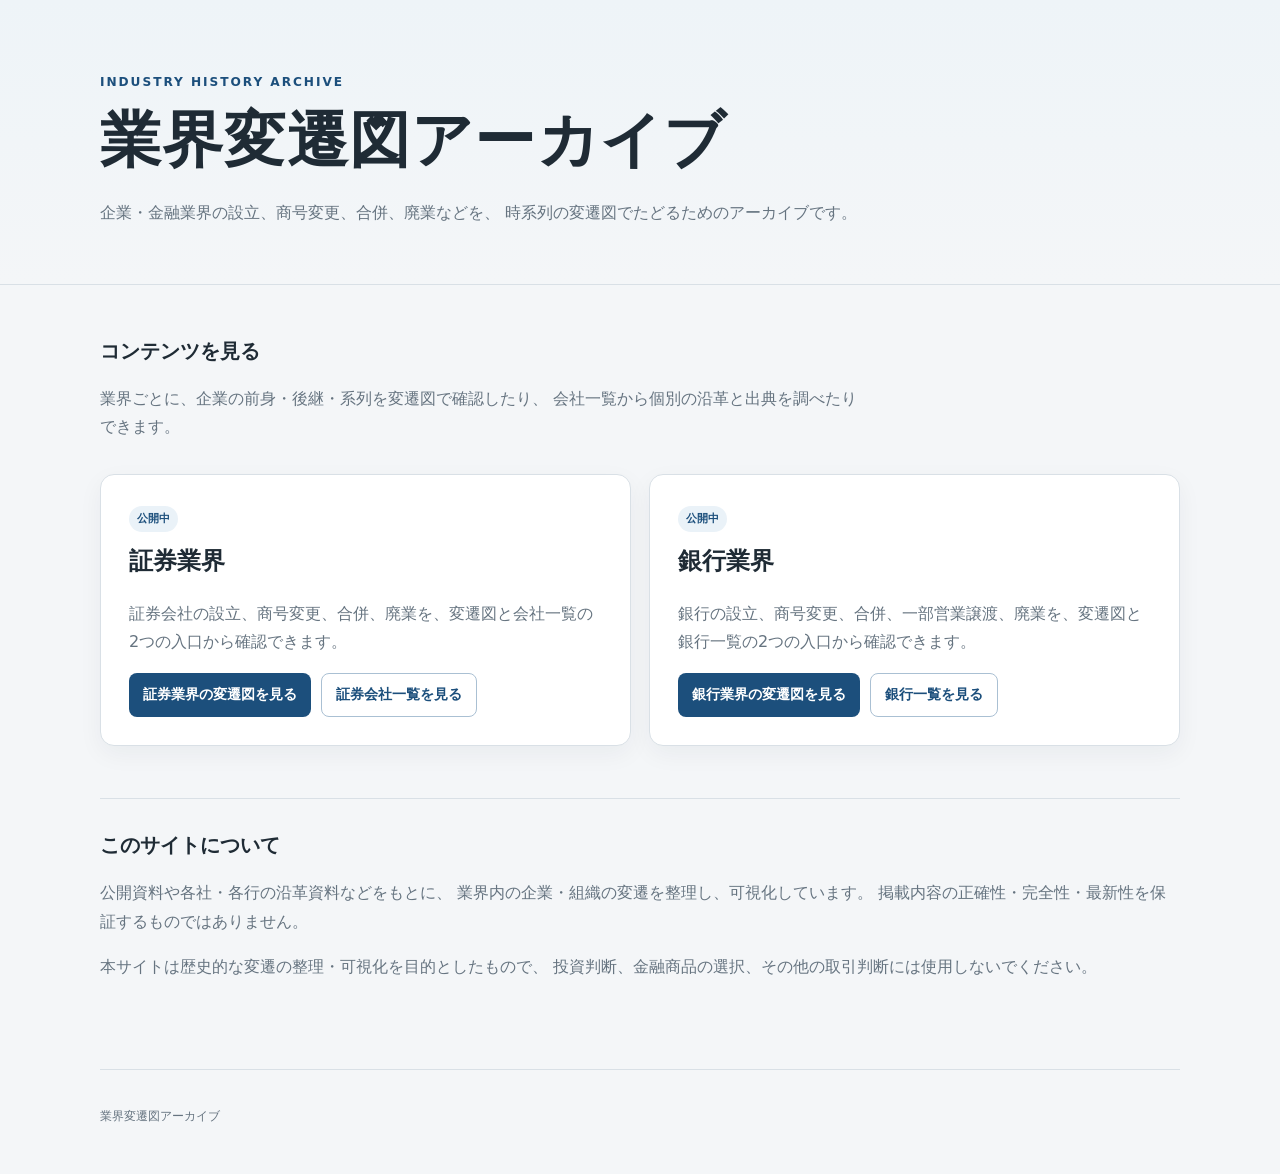
<file: index.html>
<!doctype html>
<html lang="ja">
<head>
<meta charset="utf-8">
  <meta name="viewport" content="width=device-width, initial-scale=1">
  <title>業界変遷図アーカイブ｜証券会社・銀行などの合併・商号変更・沿革を可視化</title>
  <meta name="description" content="証券会社・銀行をはじめとする金融業界の設立、商号変更、合併、廃業などを時系列の変遷図でたどるアーカイブです。前身・後継・系列を検索しながら確認できます。">
  <link rel="canonical" href="https://runrunruner.github.io/industry-history/">
  <meta name="robots" content="index,follow">

  <meta name="theme-color" content="#1c4f7c">
  <meta property="og:type" content="website">
  <meta property="og:locale" content="ja_JP">
  <meta property="og:site_name" content="業界変遷図アーカイブ">
  <meta property="og:title" content="業界変遷図アーカイブ｜証券会社・銀行などの合併・商号変更・沿革を可視化">
  <meta property="og:description" content="証券会社・銀行をはじめとする金融業界の設立、商号変更、合併、廃業などを時系列の変遷図でたどるアーカイブです。前身・後継・系列を検索しながら確認できます。">
  <meta property="og:url" content="https://runrunruner.github.io/industry-history/">
  <meta property="og:image" content="https://runrunruner.github.io/industry-history/common/og-share.png">
  <meta property="og:image:alt" content="業界変遷図アーカイブの共有用画像">
  <meta property="og:image:width" content="1536">
  <meta property="og:image:height" content="1024">

  <meta name="twitter:card" content="summary_large_image">
  <meta name="twitter:title" content="業界変遷図アーカイブ｜証券会社・銀行などの合併・商号変更・沿革を可視化">
  <meta name="twitter:description" content="証券会社・銀行をはじめとする金融業界の設立、商号変更、合併、廃業などを時系列の変遷図でたどるアーカイブです。前身・後継・系列を検索しながら確認できます。">
  <meta name="twitter:image" content="https://runrunruner.github.io/industry-history/common/og-share.png">
  <meta name="twitter:image:alt" content="業界変遷図アーカイブの共有用画像">

  <link rel="icon" href="common/favicon.svg" type="image/svg+xml">
  <link rel="stylesheet" href="common/site.css">

  <script type="application/ld+json">
{
  "@context": "https://schema.org",
  "@graph": [
    {
      "@type": "WebSite",
      "@id": "https://runrunruner.github.io/industry-history/#website",
      "url": "https://runrunruner.github.io/industry-history/",
      "name": "業界変遷図アーカイブ",
      "alternateName": "業界変遷図",
      "description": "証券会社・銀行をはじめとする金融業界の設立、商号変更、合併、廃業などを時系列の変遷図でたどるアーカイブです。前身・後継・系列を検索しながら確認できます。",
      "inLanguage": "ja-JP"
    },
    {
      "@type": "WebPage",
      "@id": "https://runrunruner.github.io/industry-history/#webpage",
      "url": "https://runrunruner.github.io/industry-history/",
      "name": "業界変遷図アーカイブ｜証券会社・銀行などの合併・商号変更・沿革を可視化",
      "description": "証券会社・銀行をはじめとする金融業界の設立、商号変更、合併、廃業などを時系列の変遷図でたどるアーカイブです。前身・後継・系列を検索しながら確認できます。",
      "inLanguage": "ja-JP",
      "isPartOf": {
        "@id": "https://runrunruner.github.io/industry-history/#website"
      }
    }
  ]
}
  </script>
</head>
<body>
  <header class="site-header">
    <div class="header-inner">
      <p class="eyebrow">INDUSTRY HISTORY ARCHIVE</p>
      <h1>業界変遷図アーカイブ</h1>
      <p class="lead">
        企業・金融業界の設立、商号変更、合併、廃業などを、
        時系列の変遷図でたどるためのアーカイブです。
      </p>
    </div>
  </header>

  <main>
    <section class="intro">
      <h2>コンテンツを見る</h2>
      <p>
        業界ごとに、企業の前身・後継・系列を変遷図で確認したり、
        会社一覧から個別の沿革と出典を調べたりできます。
      </p>
    </section>

    <section class="industry-grid" aria-label="業界一覧">
      <article class="industry-card is-live">
        <div class="card-meta">公開中</div>
        <h2>証券業界</h2>
        <p>証券会社の設立、商号変更、合併、廃業を、変遷図と会社一覧の2つの入口から確認できます。</p>
        <div class="card-actions">
          <a class="card-link" href="securities/">証券業界の変遷図を見る</a>
          <a class="card-link card-link-secondary" href="securities/companies/">証券会社一覧を見る</a>
        </div>
      </article>

      <article class="industry-card is-live">
        <div class="card-meta">公開中</div>
        <h2>銀行業界</h2>
        <p>銀行の設立、商号変更、合併、一部営業譲渡、廃業を、変遷図と銀行一覧の2つの入口から確認できます。</p>
        <div class="card-actions">
          <a class="card-link" href="banking/">銀行業界の変遷図を見る</a>
          <a class="card-link card-link-secondary" href="banking/banks/">銀行一覧を見る</a>
        </div>
      </article>
    </section>

    <section class="about">
      <h2>このサイトについて</h2>
      <p>
        公開資料や各社・各行の沿革資料などをもとに、
        業界内の企業・組織の変遷を整理し、可視化しています。
        掲載内容の正確性・完全性・最新性を保証するものではありません。
      </p>
      <p>
        本サイトは歴史的な変遷の整理・可視化を目的としたもので、
        投資判断、金融商品の選択、その他の取引判断には使用しないでください。
      </p>
    </section>
  </main>

  <footer class="site-footer">
    <p>業界変遷図アーカイブ</p>
  </footer>
</body>
</html>
</file>
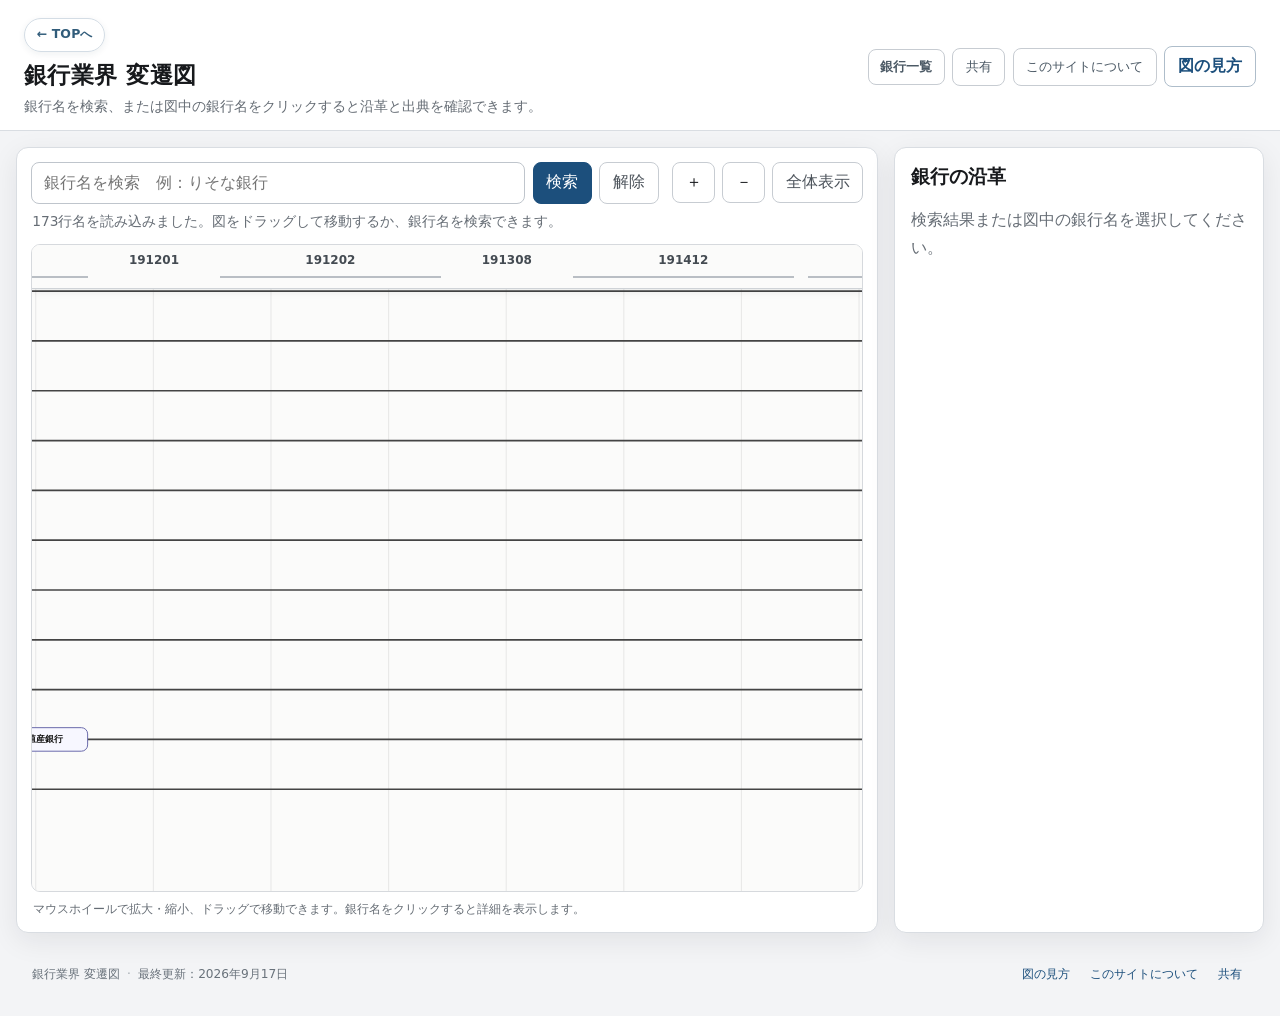
<file: banking/index.html>
<!doctype html>
<html lang="ja">
<head>
<meta charset="utf-8">
  <meta name="viewport" content="width=device-width, initial-scale=1">
  <title>銀行の変遷図｜合併・商号変更・前身・後継を時系列で検索</title>
  <meta name="description" content="日本の銀行の設立、商号変更、合併、一部営業譲渡、廃業を時系列で可視化した変遷図です。銀行名検索に加え、前身・後継・系列全体をたどり、各イベントの出典も確認できます。">
  <link rel="canonical" href="https://runrunruner.github.io/industry-history/banking/">
  <meta name="robots" content="index,follow">

  <meta name="theme-color" content="#1c4f7c">
  <meta property="og:type" content="website">
  <meta property="og:locale" content="ja_JP">
  <meta property="og:site_name" content="業界変遷図アーカイブ">
  <meta property="og:title" content="銀行の変遷図｜合併・商号変更・前身・後継を時系列で検索">
  <meta property="og:description" content="日本の銀行の設立、商号変更、合併、一部営業譲渡、廃業を時系列で可視化した変遷図です。銀行名検索に加え、前身・後継・系列全体をたどり、各イベントの出典も確認できます。">
  <meta property="og:url" content="https://runrunruner.github.io/industry-history/banking/">
  <meta property="og:image" content="https://runrunruner.github.io/industry-history/common/og-share.png">
  <meta property="og:image:alt" content="銀行の変遷図の共有用画像">
  <meta property="og:image:width" content="1536">
  <meta property="og:image:height" content="1024">

  <meta name="twitter:card" content="summary_large_image">
  <meta name="twitter:title" content="銀行の変遷図｜合併・商号変更・前身・後継を時系列で検索">
  <meta name="twitter:description" content="日本の銀行の設立、商号変更、合併、一部営業譲渡、廃業を時系列で可視化した変遷図です。銀行名検索に加え、前身・後継・系列全体をたどり、各イベントの出典も確認できます。">
  <meta name="twitter:image" content="https://runrunruner.github.io/industry-history/common/og-share.png">
  <meta name="twitter:image:alt" content="銀行の変遷図の共有用画像">

  <link rel="icon" href="../common/favicon.svg" type="image/svg+xml">
  <link rel="stylesheet" href="style.css">

  <script type="application/ld+json">
{
  "@context": "https://schema.org",
  "@graph": [
    {
      "@type": "WebPage",
      "@id": "https://runrunruner.github.io/industry-history/banking/#webpage",
      "url": "https://runrunruner.github.io/industry-history/banking/",
      "name": "銀行の変遷図｜合併・商号変更・前身・後継を時系列で検索",
      "description": "日本の銀行の設立、商号変更、合併、一部営業譲渡、廃業を時系列で可視化した変遷図です。銀行名検索に加え、前身・後継・系列全体をたどり、各イベントの出典も確認できます。",
      "inLanguage": "ja-JP",
      "isPartOf": {
        "@id": "https://runrunruner.github.io/industry-history/#website"
      },
      "breadcrumb": {
        "@id": "https://runrunruner.github.io/industry-history/banking/#breadcrumb"
      }
    },
    {
      "@type": "BreadcrumbList",
      "@id": "https://runrunruner.github.io/industry-history/banking/#breadcrumb",
      "itemListElement": [
        {
          "@type": "ListItem",
          "position": 1,
          "name": "業界変遷図アーカイブ",
          "item": "https://runrunruner.github.io/industry-history/"
        },
        {
          "@type": "ListItem",
          "position": 2,
          "name": "銀行業界 変遷図",
          "item": "https://runrunruner.github.io/industry-history/banking/"
        }
      ]
    }
  ]
}
  </script>
</head>
<body>
  <header class="site-header">
    <div class="site-title-block">
      <a class="back-to-top" href="../">← TOPへ</a>
      <h1>銀行業界 変遷図</h1>
      <p>銀行名を検索、または図中の銀行名をクリックすると沿革と出典を確認できます。</p>
    </div>
    <div class="header-actions">
      <a class="header-nav-link" href="banks/">銀行一覧</a>
      <button id="share-button" type="button" class="header-action-button">共有</button>
      <button id="about-button" type="button" class="header-action-button">このサイトについて</button>
      <button id="help-button" type="button" class="help-button">図の見方</button>
    </div>
  </header>

  <main class="app-shell">
    <section class="chart-section" aria-label="銀行業界変遷図">
      <div class="toolbar">
        <div class="search-area">
          <label class="sr-only" for="company-search">銀行名を検索</label>
          <div class="search-box">
            <input
              id="company-search"
              type="search"
              autocomplete="off"
              placeholder="銀行名を検索　例：りそな銀行"
              aria-controls="search-suggestions"
              aria-autocomplete="list"
            >
            <button id="search-button" type="button">検索</button>
            <button id="clear-button" type="button" class="secondary">解除</button>
          </div>
          <div id="search-suggestions" class="suggestions" role="listbox" hidden></div>
        </div>

        <div class="zoom-controls" aria-label="表示倍率">
          <button id="zoom-in" type="button" title="拡大" aria-label="拡大">＋</button>
          <button id="zoom-out" type="button" title="縮小" aria-label="縮小">－</button>
          <button id="fit-all" type="button" class="secondary">全体表示</button>
        </div>
      </div>

      <div id="status" class="status" aria-live="polite">データを読み込んでいます…</div>

      <div id="current-context" class="current-context" aria-live="polite" hidden>
        <span class="context-kicker">現在の表示</span>
        <strong id="context-company"></strong>
        <span class="context-separator">›</span>
        <span id="context-detail"></span>
      </div>

      <div id="svg-stage" class="svg-stage">
        <div class="loading">変遷図を読み込んでいます…</div>
      </div>

      <p class="chart-help">
        マウスホイールで拡大・縮小、ドラッグで移動できます。銀行名をクリックすると詳細を表示します。
      </p>
    </section>

    <aside id="detail-panel" class="detail-panel" aria-live="polite">
      <div class="detail-empty">
        <h2>銀行の沿革</h2>
        <p>検索結果または図中の銀行名を選択してください。</p>
      </div>
    </aside>
  </main>

  <button id="mobile-detail-jump" type="button" class="mobile-detail-jump" hidden>
    沿革を見る
  </button>

  <footer class="site-footer">
    <div class="footer-main">
      <span>銀行業界 変遷図</span>
      <span class="footer-separator">·</span>
      <span id="last-updated">最終更新を確認中…</span>
    </div>
    <div class="footer-actions">
      <button id="footer-help-button" type="button" class="footer-link-button">図の見方</button>
      <button id="footer-about-button" type="button" class="footer-link-button">このサイトについて</button>
      <button id="footer-share-button" type="button" class="footer-link-button">共有</button>
    </div>
  </footer>

  <dialog id="about-dialog" class="help-dialog">
    <div class="help-card">
      <div class="help-header">
        <div>
          <h2>このサイトについて</h2>
          <p>銀行の設立・商号変更・合併・一部営業譲渡・廃業を、時系列でたどるための変遷図です。</p>
        </div>
        <button id="about-close" type="button" class="icon-button" aria-label="閉じる">×</button>
      </div>

      <section class="help-section">
        <h3>掲載内容について</h3>
        <p class="help-copy">銀行名・年月・沿革は、公開資料や各行の沿革資料等をもとに整理しています。図では検索、前身・後継の追跡、系列全体の表示、各イベントの出典確認ができます。</p>
      </section>

      <section class="help-section">
        <h3>出典について</h3>
        <p class="help-copy">各イベントの出典は、銀行名を選択した際の沿革欄に表示します。URLは外部サイトへのリンクとして開き、書籍・社史・文献名などはテキストで表示します。</p>
      </section>

      <section class="help-section">
        <h3>免責事項</h3>
        <p class="help-copy">本サイトは銀行の歴史的な変遷を整理・可視化することを目的としたもので、掲載内容の正確性・完全性・最新性を保証するものではありません。投資判断、金融商品の選択、その他の取引判断には使用しないでください。また、本サイトは掲載各行から公式な承認・監修を受けたものではありません。</p>
      </section>

      <section class="help-section">
        <h3>プライバシー</h3>
        <p class="help-copy">この公開版には、Cookie、アクセス解析、広告、外部JavaScriptライブラリを組み込んでいません。出典URLを開いた場合は、リンク先サイトのプライバシーポリシーが適用されます。</p>
      </section>

      <section class="help-section">
        <h3>更新情報</h3>
        <p class="help-copy"><span id="about-last-updated">最終更新を確認中…</span></p>
      </section>
    </div>
  </dialog>

  <dialog id="help-dialog" class="help-dialog">
    <div class="help-card">
      <div class="help-header">
        <div>
          <h2>図の見方</h2>
          <p>銀行の色と線は、沿革上の役割を表しています。</p>
        </div>
        <button id="help-close" type="button" class="icon-button" aria-label="閉じる">×</button>
      </div>

      <section class="help-section">
        <h3>銀行ボックスの色</h3>
        <div class="legend-grid">
          <div class="legend-item"><span class="legend-box legend-est"></span><span><strong>設立</strong><small>新たに設立された銀行</small></span></div>
          <div class="legend-item"><span class="legend-box legend-rename-source"></span><span><strong>商号変更前</strong><small>商号変更直前の銀行名</small></span></div>
          <div class="legend-item"><span class="legend-box legend-rename"></span><span><strong>商号変更後</strong><small>商号変更後の銀行名</small></span></div>
          <div class="legend-item"><span class="legend-box legend-merge-source"></span><span><strong>合併前</strong><small>合併直前の銀行、吸収される銀行</small></span></div>
          <div class="legend-item"><span class="legend-box legend-merge"></span><span><strong>合併後</strong><small>合併後に存続する銀行</small></span></div>
          <div class="legend-item"><span class="legend-box legend-transfer-source"></span><span><strong>一部営業譲渡元</strong><small>営業の一部・複数部分を他行へ移す銀行</small></span></div>
          <div class="legend-item"><span class="legend-box legend-transfer-target"></span><span><strong>一部営業譲受先</strong><small>譲渡された営業を受ける銀行</small></span></div>
          <div class="legend-item"><span class="legend-box legend-close"></span><span><strong>廃業</strong><small>廃業・終了した銀行</small></span></div>
          <div class="legend-item"><span class="legend-box legend-current"></span><span><strong>現存</strong><small>図の最終時点で存続している銀行</small></span></div>
          <div class="legend-item"><span class="legend-terminal-unknown">?</span><span><strong>終端不明</strong><small>現在は存続していないが、終了時期・経緯が未確認</small></span></div>
          <div class="legend-item"><span class="legend-box legend-unknown"></span><span><strong>設立年月不明</strong><small>最初の確認時点より前から存在</small></span></div>
          <div class="legend-item"><span class="legend-box legend-uncertain"></span><span><strong>破線の枠</strong><small>年は判明しているが月が不明</small></span></div>
        </div>
      </section>

      <section class="help-section">
        <h3>線と年月の読み方</h3>
        <ul class="help-list">
          <li><span class="legend-line solid-line"></span>実線は銀行の存続・沿革のつながりを表します。</li>
          <li><span class="legend-line dashed-line"></span>破線と「－」は、表示された最初のイベントより前から銀行が存在していたことを表します。</li>
          <li><strong>「?」</strong>は、現在は存続していないことを確認しているものの、消滅・合併・承継等の時期や経緯が確認できていない「終端不明」の銀行を表します。</li>
          <li>商号変更月は、同じ年月の中で<strong>左側が変更前、右側が変更後</strong>です。</li>
          <li>合併月は、同じ年月の中で<strong>左側が合併直前、右側が合併直後</strong>です。</li>
          <li>合併前後で存続銀行の名称が同じ場合、その銀行名は重複させず1回だけ表示します。</li>
          <li><strong>一部営業譲渡</strong>は矢印付きの関係線で示します。譲渡元と譲受先の法人系列そのものは統合しません。</li>
          <li>一部営業譲渡で譲渡元が引き続き存続する場合は、右側にも同じ銀行名を表示します。</li>
          <li>イベントのない年月は省略し、間隔が空く箇所は「…」で示します。</li>
        </ul>
      </section>

      <section class="help-section">
        <h3>銀行を選択したとき</h3>
        <ul class="help-list">
          <li><strong>この銀行</strong>：選択した銀行そのものに関係する箇所を表示します。</li>
          <li><strong>前身</strong>：その銀行へ至る前身銀行・吸収銀行をさかのぼります。</li>
          <li><strong>後継</strong>：その銀行から先の商号変更・合併先をたどります。</li>
          <li><strong>系列全体</strong>：前身・後継・合併銀行を含む同一系列全体を表示します。</li>
        </ul>
      </section>

      <section class="help-section">
        <h3>出典</h3>
        <p class="help-copy">
          各イベントの出典は右側の沿革欄に表示します。URLはクリック可能なリンク、文献名などは通常テキストとして表示します。
        </p>
      </section>
    </div>
  </dialog>

  <script src="app.js"></script>
</body>
</html>
</file>
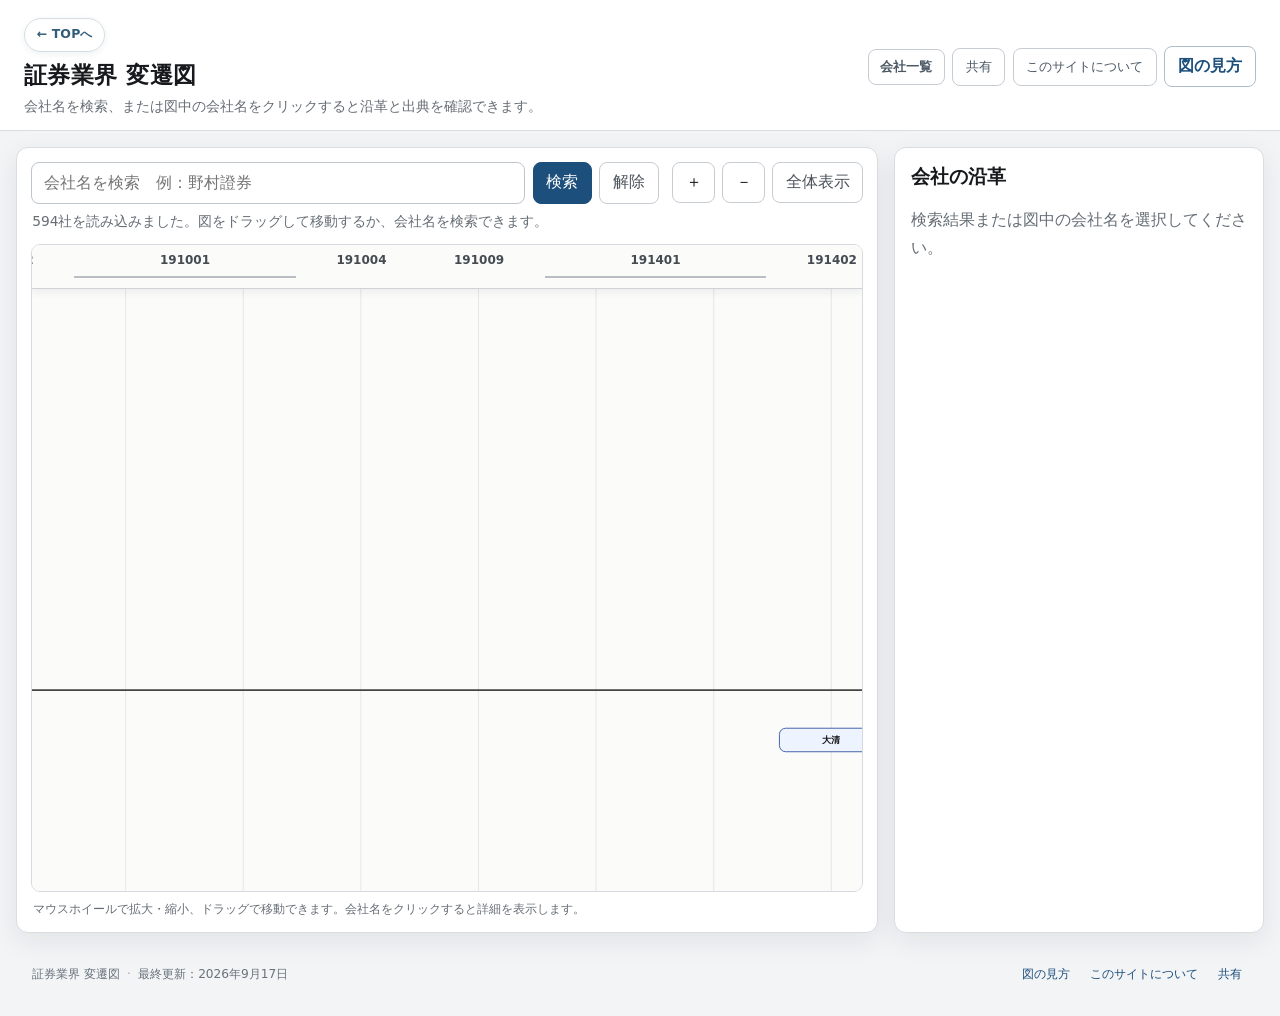
<file: securities/index.html>
<!doctype html>
<html lang="ja">
<head>
<meta charset="utf-8">
  <meta name="viewport" content="width=device-width, initial-scale=1">
  <title>証券会社の変遷図｜合併・商号変更・前身・後継を時系列で検索</title>
  <meta name="description" content="日本の証券会社の設立、商号変更、合併、廃業を時系列で可視化した変遷図です。会社名検索に加え、前身・後継・系列全体をたどり、各イベントの出典も確認できます。">
  <link rel="canonical" href="https://runrunruner.github.io/industry-history/securities/">
  <meta name="robots" content="index,follow">

  <meta name="theme-color" content="#1c4f7c">
  <meta property="og:type" content="website">
  <meta property="og:locale" content="ja_JP">
  <meta property="og:site_name" content="業界変遷図アーカイブ">
  <meta property="og:title" content="証券会社の変遷図｜合併・商号変更・前身・後継を時系列で検索">
  <meta property="og:description" content="日本の証券会社の設立、商号変更、合併、廃業を時系列で可視化した変遷図です。会社名検索に加え、前身・後継・系列全体をたどり、各イベントの出典も確認できます。">
  <meta property="og:url" content="https://runrunruner.github.io/industry-history/securities/">
  <meta property="og:image" content="https://runrunruner.github.io/industry-history/common/og-share.png">
  <meta property="og:image:alt" content="証券会社の変遷図の共有用画像">
  <meta property="og:image:width" content="1536">
  <meta property="og:image:height" content="1024">

  <meta name="twitter:card" content="summary_large_image">
  <meta name="twitter:title" content="証券会社の変遷図｜合併・商号変更・前身・後継を時系列で検索">
  <meta name="twitter:description" content="日本の証券会社の設立、商号変更、合併、廃業を時系列で可視化した変遷図です。会社名検索に加え、前身・後継・系列全体をたどり、各イベントの出典も確認できます。">
  <meta name="twitter:image" content="https://runrunruner.github.io/industry-history/common/og-share.png">
  <meta name="twitter:image:alt" content="証券会社の変遷図の共有用画像">

  <link rel="icon" href="../common/favicon.svg" type="image/svg+xml">
  <link rel="stylesheet" href="style.css">

  <script type="application/ld+json">
{
  "@context": "https://schema.org",
  "@graph": [
    {
      "@type": "WebPage",
      "@id": "https://runrunruner.github.io/industry-history/securities/#webpage",
      "url": "https://runrunruner.github.io/industry-history/securities/",
      "name": "証券会社の変遷図｜合併・商号変更・前身・後継を時系列で検索",
      "description": "日本の証券会社の設立、商号変更、合併、廃業を時系列で可視化した変遷図です。会社名検索に加え、前身・後継・系列全体をたどり、各イベントの出典も確認できます。",
      "inLanguage": "ja-JP",
      "isPartOf": {
        "@id": "https://runrunruner.github.io/industry-history/#website"
      },
      "breadcrumb": {
        "@id": "https://runrunruner.github.io/industry-history/securities/#breadcrumb"
      }
    },
    {
      "@type": "BreadcrumbList",
      "@id": "https://runrunruner.github.io/industry-history/securities/#breadcrumb",
      "itemListElement": [
        {
          "@type": "ListItem",
          "position": 1,
          "name": "業界変遷図アーカイブ",
          "item": "https://runrunruner.github.io/industry-history/"
        },
        {
          "@type": "ListItem",
          "position": 2,
          "name": "証券業界 変遷図",
          "item": "https://runrunruner.github.io/industry-history/securities/"
        }
      ]
    }
  ]
}
  </script>
</head>
<body>
  <header class="site-header">
    <div class="site-title-block">
      <a class="back-to-top" href="../">← TOPへ</a>
      <h1>証券業界 変遷図</h1>
      <p>会社名を検索、または図中の会社名をクリックすると沿革と出典を確認できます。</p>
    </div>
    <div class="header-actions">
      <a class="header-nav-link" href="companies/">会社一覧</a>
      <button id="share-button" type="button" class="header-action-button">共有</button>
      <button id="about-button" type="button" class="header-action-button">このサイトについて</button>
      <button id="help-button" type="button" class="help-button">図の見方</button>
    </div>
  </header>

  <main class="app-shell">
    <section class="chart-section" aria-label="証券業界変遷図">
      <div class="toolbar">
        <div class="search-area">
          <label class="sr-only" for="company-search">会社名を検索</label>
          <div class="search-box">
            <input
              id="company-search"
              type="search"
              autocomplete="off"
              placeholder="会社名を検索　例：野村證券"
              aria-controls="search-suggestions"
              aria-autocomplete="list"
            >
            <button id="search-button" type="button">検索</button>
            <button id="clear-button" type="button" class="secondary">解除</button>
          </div>
          <div id="search-suggestions" class="suggestions" role="listbox" hidden></div>
        </div>

        <div class="zoom-controls" aria-label="表示倍率">
          <button id="zoom-in" type="button" title="拡大" aria-label="拡大">＋</button>
          <button id="zoom-out" type="button" title="縮小" aria-label="縮小">－</button>
          <button id="fit-all" type="button" class="secondary">全体表示</button>
        </div>
      </div>

      <div id="status" class="status" aria-live="polite">データを読み込んでいます…</div>

      <div id="current-context" class="current-context" aria-live="polite" hidden>
        <span class="context-kicker">現在の表示</span>
        <strong id="context-company"></strong>
        <span class="context-separator">›</span>
        <span id="context-detail"></span>
      </div>

      <div id="svg-stage" class="svg-stage">
        <div class="loading">変遷図を読み込んでいます…</div>
      </div>

      <p class="chart-help">
        マウスホイールで拡大・縮小、ドラッグで移動できます。会社名をクリックすると詳細を表示します。
      </p>
    </section>

    <aside id="detail-panel" class="detail-panel" aria-live="polite">
      <div class="detail-empty">
        <h2>会社の沿革</h2>
        <p>検索結果または図中の会社名を選択してください。</p>
      </div>
    </aside>
  </main>

  <button id="mobile-detail-jump" type="button" class="mobile-detail-jump" hidden>
    沿革を見る
  </button>

  <footer class="site-footer">
    <div class="footer-main">
      <span>証券業界 変遷図</span>
      <span class="footer-separator">·</span>
      <span id="last-updated">最終更新を確認中…</span>
    </div>
    <div class="footer-actions">
      <button id="footer-help-button" type="button" class="footer-link-button">図の見方</button>
      <button id="footer-about-button" type="button" class="footer-link-button">このサイトについて</button>
      <button id="footer-share-button" type="button" class="footer-link-button">共有</button>
    </div>
  </footer>

  <dialog id="about-dialog" class="help-dialog">
    <div class="help-card">
      <div class="help-header">
        <div>
          <h2>このサイトについて</h2>
          <p>証券会社の設立・商号変更・合併・廃業を、時系列でたどるための変遷図です。</p>
        </div>
        <button id="about-close" type="button" class="icon-button" aria-label="閉じる">×</button>
      </div>

      <section class="help-section">
        <h3>掲載内容について</h3>
        <p class="help-copy">会社名・年月・沿革は、公開資料や各社の沿革資料等をもとに整理しています。図では検索、前身・後継の追跡、系列全体の表示、各イベントの出典確認ができます。</p>
      </section>

      <section class="help-section">
        <h3>出典について</h3>
        <p class="help-copy">各イベントの出典は、会社名を選択した際の沿革欄に表示します。URLは外部サイトへのリンクとして開き、書籍・社史・文献名などはテキストで表示します。</p>
      </section>

      <section class="help-section">
        <h3>免責事項</h3>
        <p class="help-copy">本サイトは証券会社の歴史的な変遷を整理・可視化することを目的としたもので、掲載内容の正確性・完全性・最新性を保証するものではありません。投資判断、金融商品の選択、その他の取引判断には使用しないでください。また、本サイトは掲載各社から公式な承認・監修を受けたものではありません。</p>
      </section>

      <section class="help-section">
        <h3>プライバシー</h3>
        <p class="help-copy">この公開版には、Cookie、アクセス解析、広告、外部JavaScriptライブラリを組み込んでいません。出典URLを開いた場合は、リンク先サイトのプライバシーポリシーが適用されます。</p>
      </section>

      <section class="help-section">
        <h3>更新情報</h3>
        <p class="help-copy"><span id="about-last-updated">最終更新を確認中…</span></p>
      </section>
    </div>
  </dialog>

  <dialog id="help-dialog" class="help-dialog">
    <div class="help-card">
      <div class="help-header">
        <div>
          <h2>図の見方</h2>
          <p>会社の色と線は、沿革上の役割を表しています。</p>
        </div>
        <button id="help-close" type="button" class="icon-button" aria-label="閉じる">×</button>
      </div>

      <section class="help-section">
        <h3>会社ボックスの色</h3>
        <div class="legend-grid">
          <div class="legend-item"><span class="legend-box legend-est"></span><span><strong>設立</strong><small>新たに設立された会社</small></span></div>
          <div class="legend-item"><span class="legend-box legend-rename-source"></span><span><strong>商号変更前</strong><small>商号変更直前の会社名</small></span></div>
          <div class="legend-item"><span class="legend-box legend-rename"></span><span><strong>商号変更後</strong><small>商号変更後の会社名</small></span></div>
          <div class="legend-item"><span class="legend-box legend-merge-source"></span><span><strong>合併前</strong><small>合併直前の会社、吸収される会社</small></span></div>
          <div class="legend-item"><span class="legend-box legend-merge"></span><span><strong>合併後</strong><small>合併後に存続する会社</small></span></div>
          <div class="legend-item"><span class="legend-box legend-close"></span><span><strong>廃業</strong><small>廃業・終了した会社</small></span></div>
          <div class="legend-item"><span class="legend-box legend-current"></span><span><strong>現存</strong><small>図の最終時点で存続している会社</small></span></div>
          <div class="legend-item"><span class="legend-terminal-unknown">?</span><span><strong>終端不明</strong><small>現在は存続していないが、終了時期・経緯が未確認</small></span></div>
          <div class="legend-item"><span class="legend-box legend-unknown"></span><span><strong>設立年月不明</strong><small>最初の確認時点より前から存在</small></span></div>
          <div class="legend-item"><span class="legend-box legend-uncertain"></span><span><strong>破線の枠</strong><small>年は判明しているが月が不明</small></span></div>
        </div>
      </section>

      <section class="help-section">
        <h3>線と年月の読み方</h3>
        <ul class="help-list">
          <li><span class="legend-line solid-line"></span>実線は会社の存続・沿革のつながりを表します。</li>
          <li><span class="legend-line dashed-line"></span>破線と「－」は、表示された最初のイベントより前から会社が存在していたことを表します。</li>
          <li><strong>「?」</strong>は、現在は存続していないことを確認しているものの、消滅・合併・承継等の時期や経緯が確認できていない「終端不明」の会社を表します。</li>
          <li>商号変更月は、同じ年月の中で<strong>左側が変更前、右側が変更後</strong>です。</li>
          <li>合併月は、同じ年月の中で<strong>左側が合併直前、右側が合併直後</strong>です。</li>
          <li>合併前後で存続会社の名称が同じ場合、その会社名は重複させず1回だけ表示します。</li>
          <li>イベントのない年月は省略し、間隔が空く箇所は「…」で示します。</li>
        </ul>
      </section>

      <section class="help-section">
        <h3>会社を選択したとき</h3>
        <ul class="help-list">
          <li><strong>この会社</strong>：選択した会社そのものに関係する箇所を表示します。</li>
          <li><strong>前身</strong>：その会社へ至る前身会社・吸収会社をさかのぼります。</li>
          <li><strong>後継</strong>：その会社から先の商号変更・合併先をたどります。</li>
          <li><strong>系列全体</strong>：前身・後継・合併会社を含む同一系列全体を表示します。</li>
        </ul>
      </section>

      <section class="help-section">
        <h3>出典</h3>
        <p class="help-copy">
          各イベントの出典は右側の沿革欄に表示します。URLはクリック可能なリンク、文献名などは通常テキストとして表示します。
        </p>
      </section>
    </div>
  </dialog>

  <script src="app.js"></script>
</body>
</html>
</file>
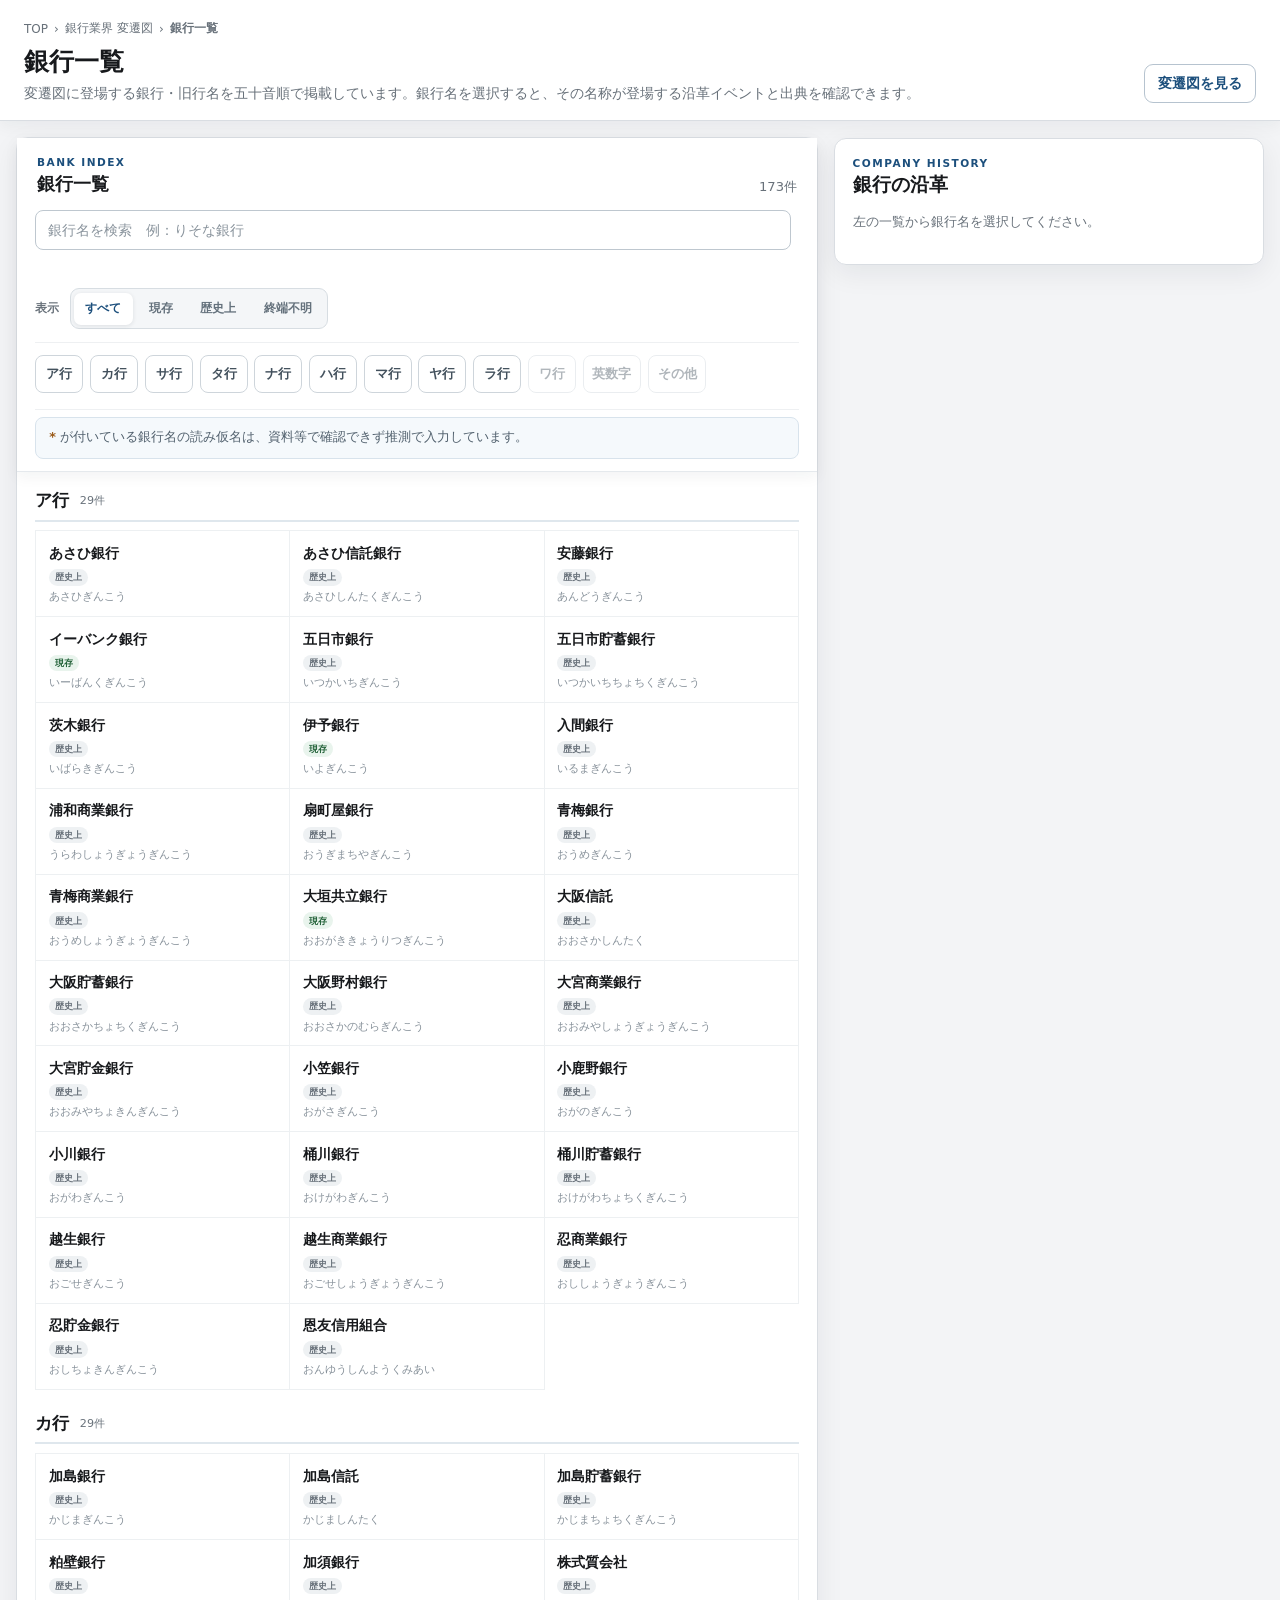
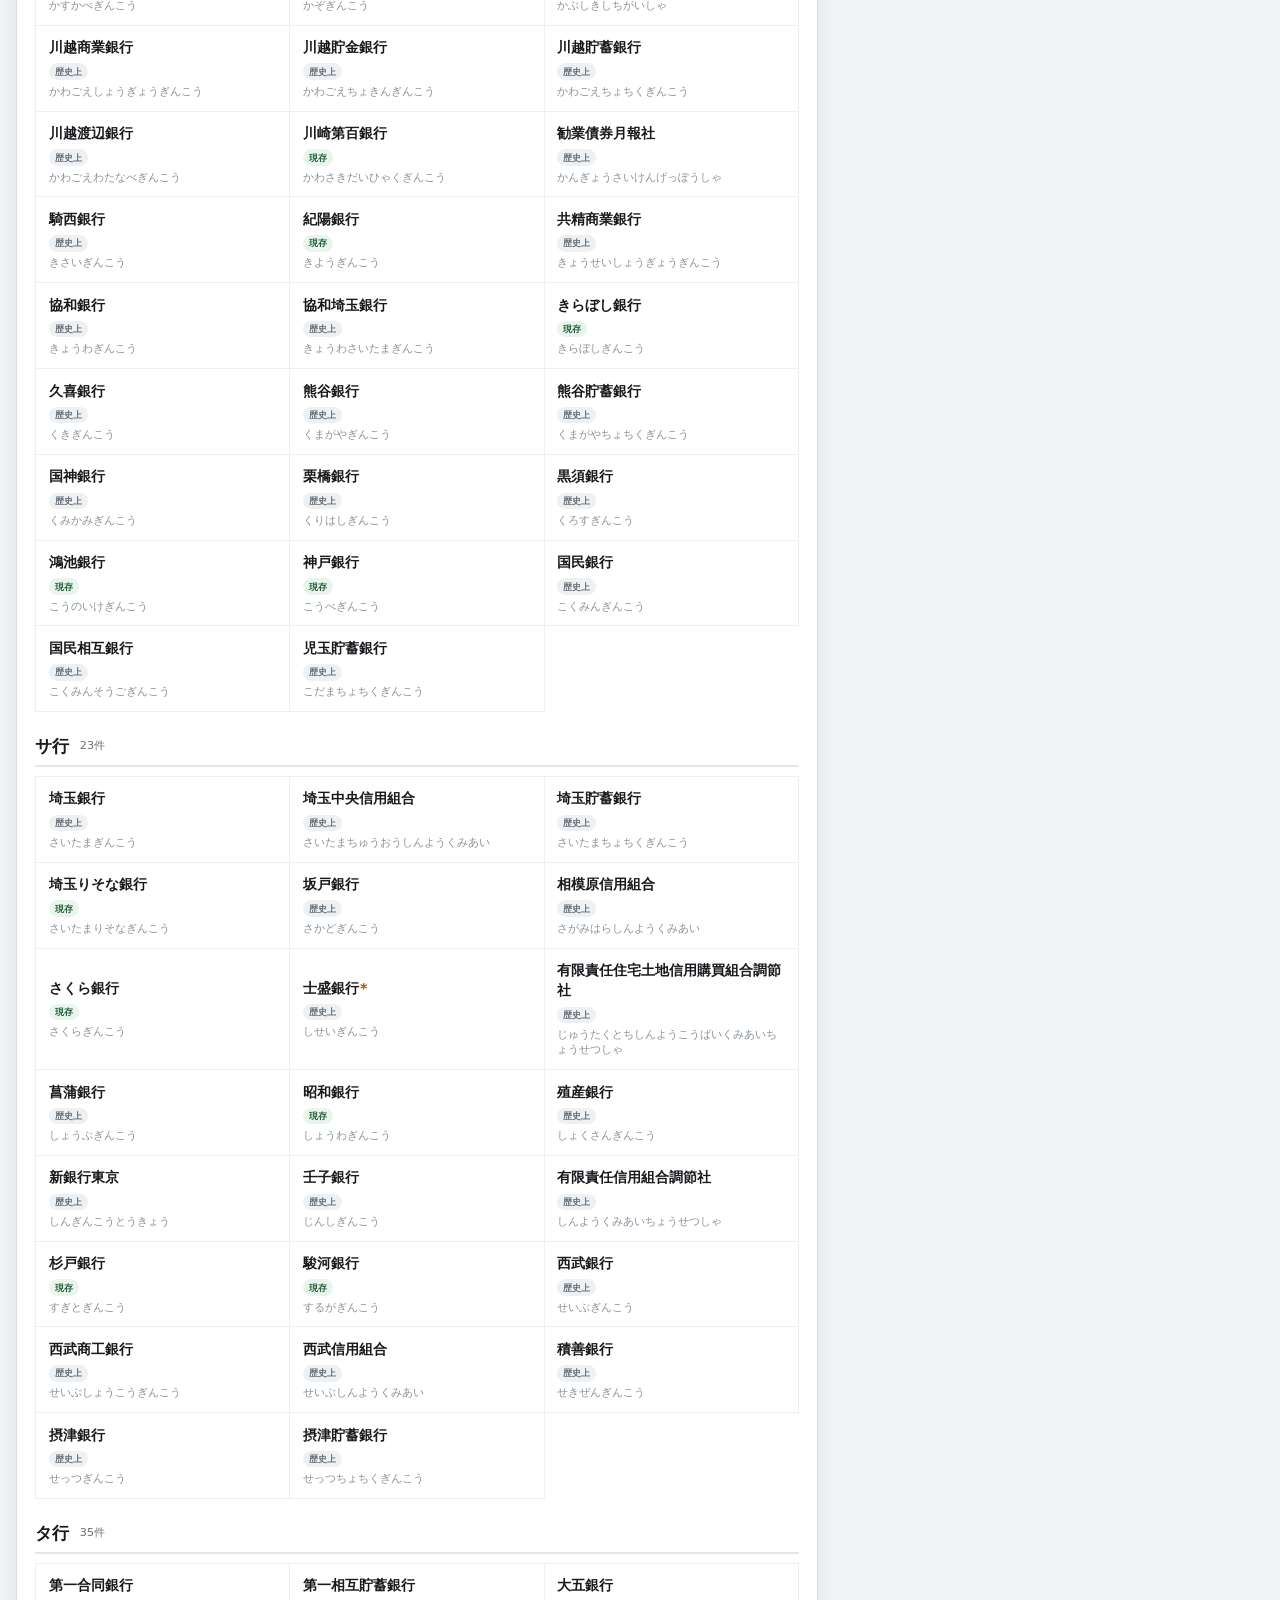
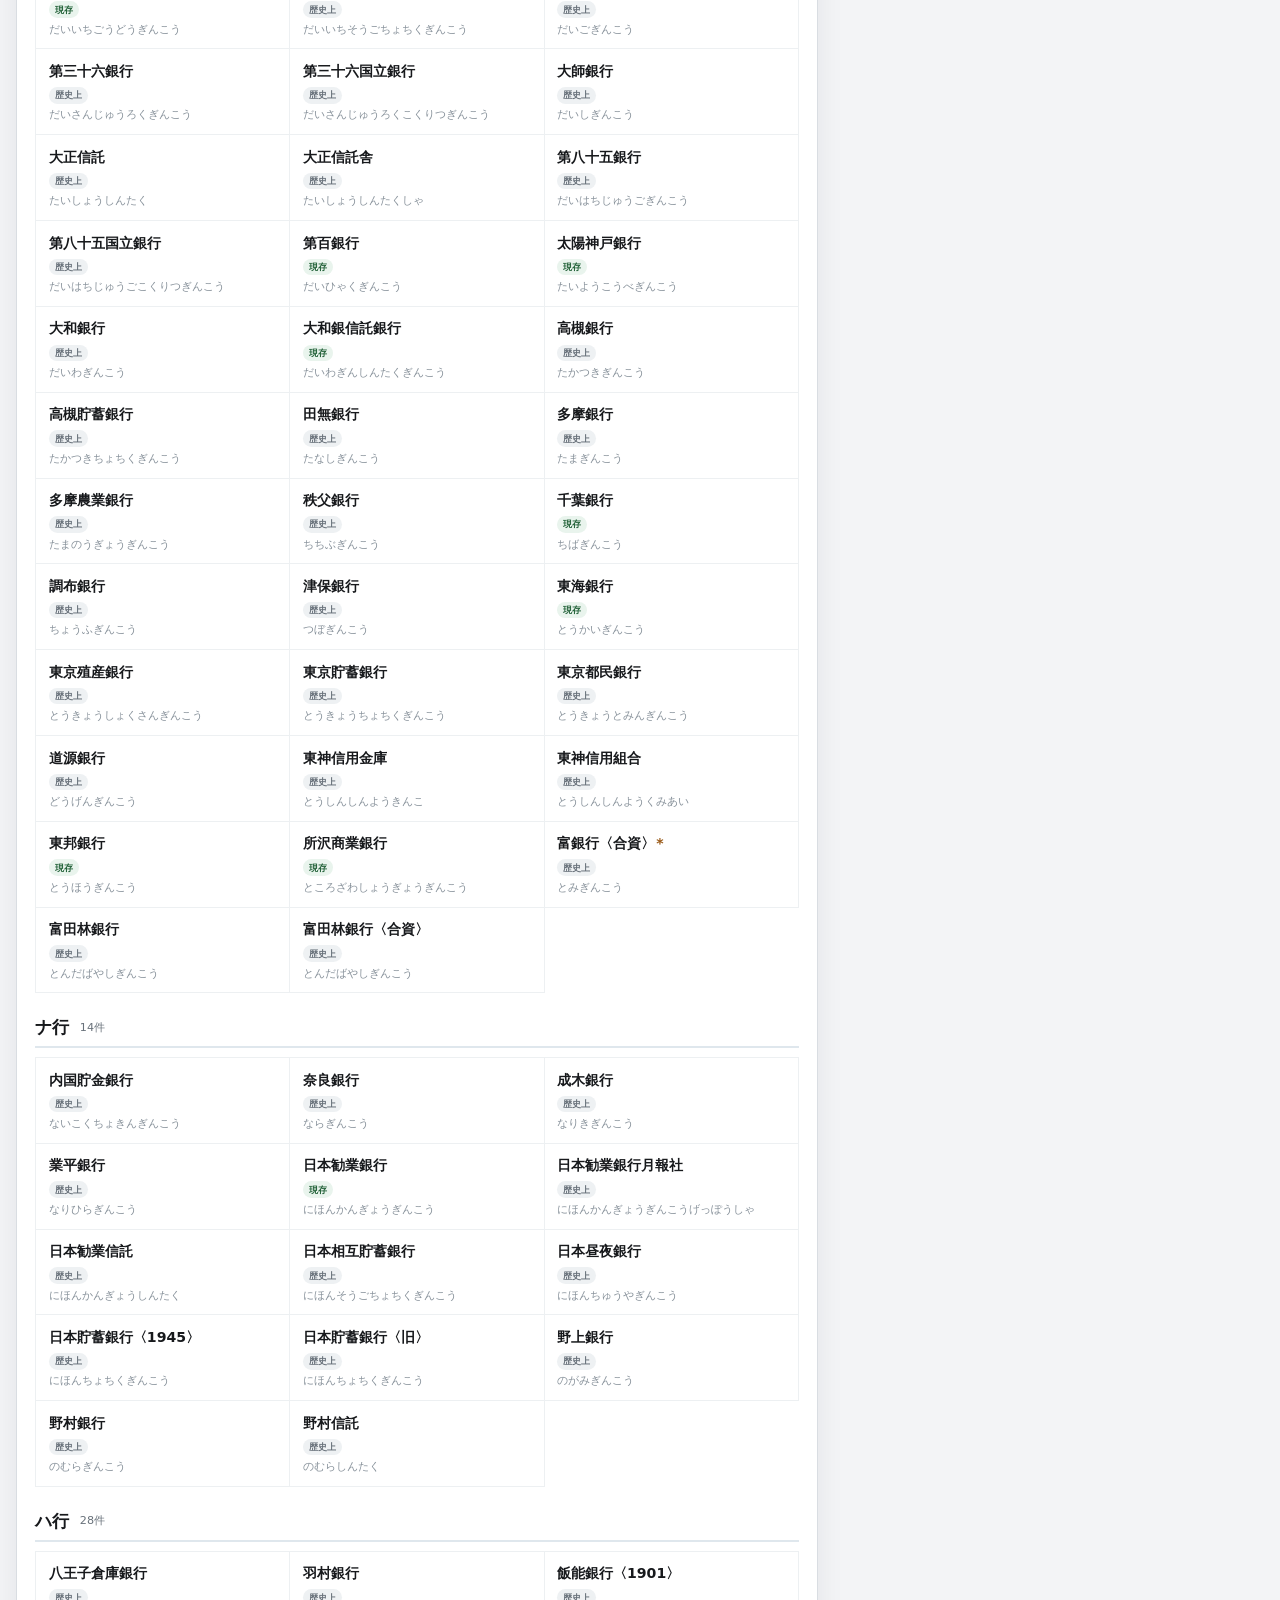
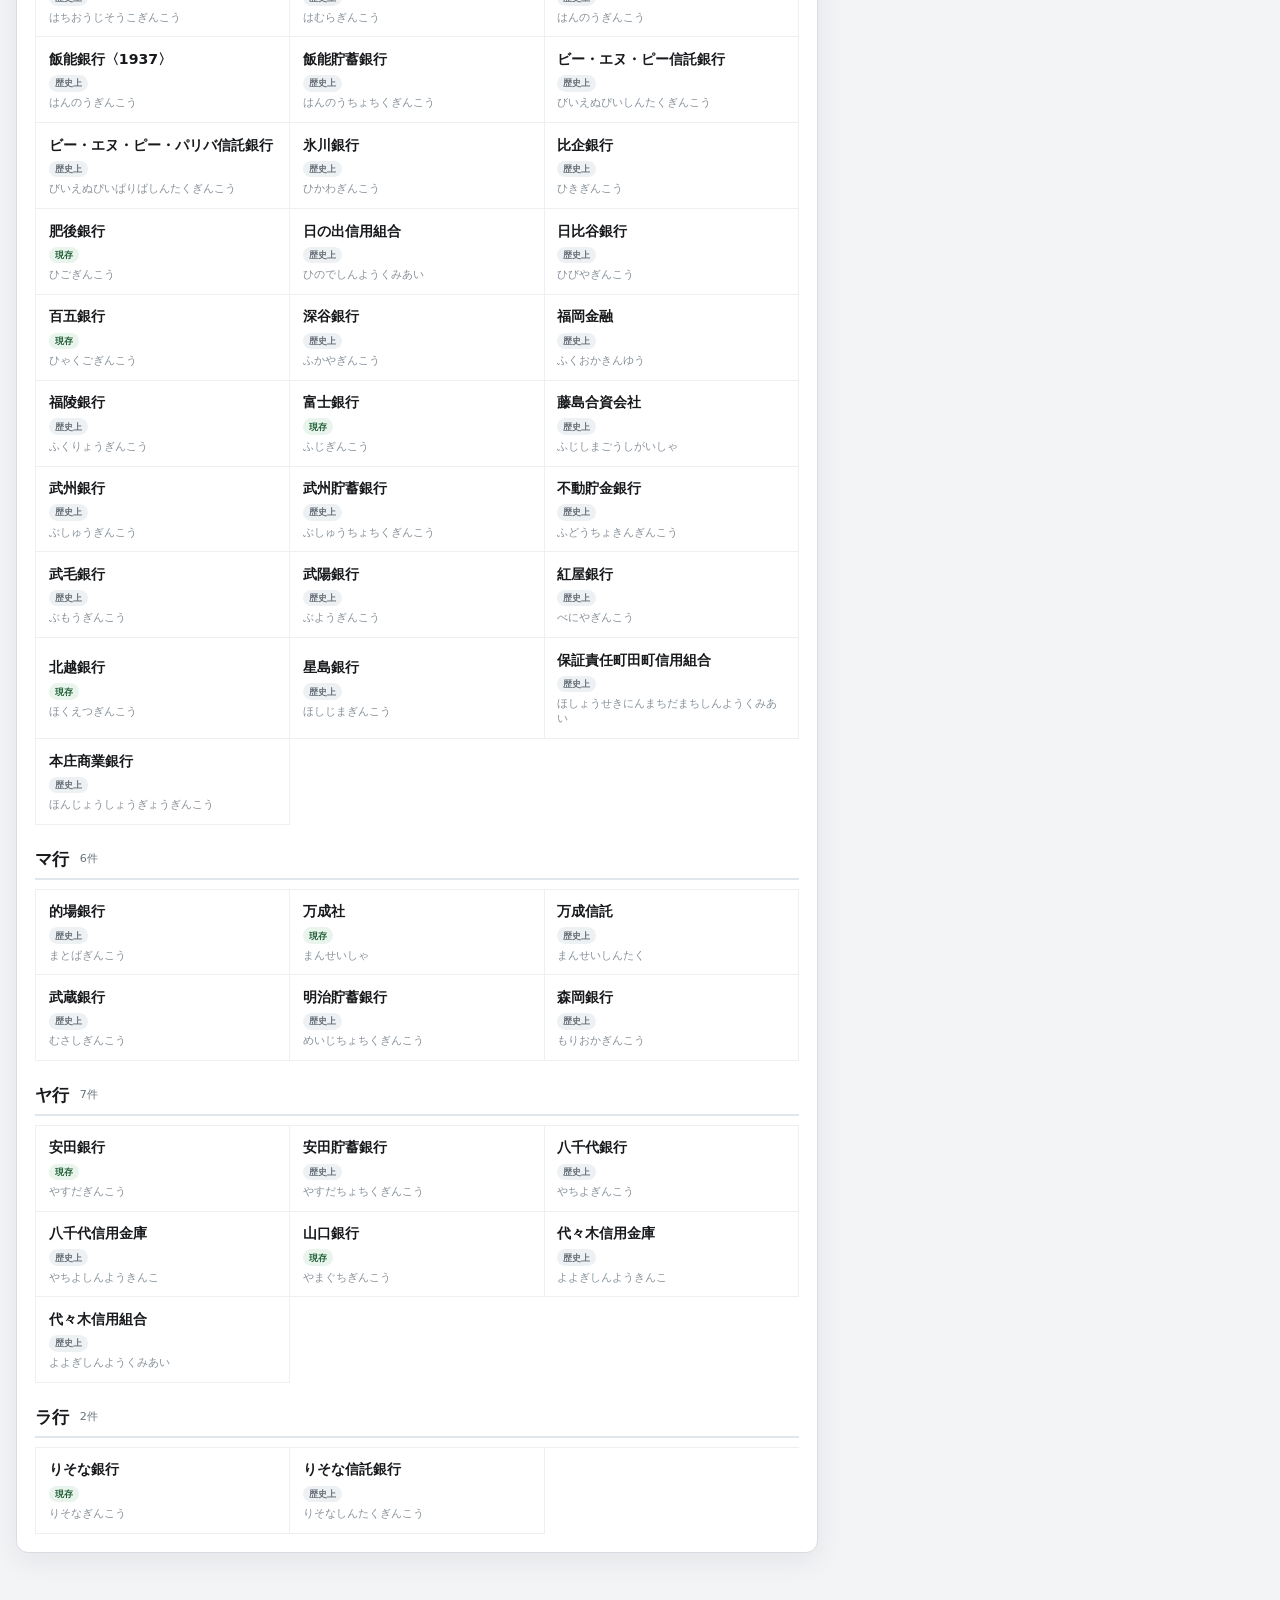
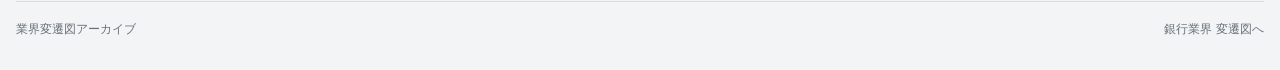
<file: banking/banks/index.html>
<!doctype html>
<html lang="ja">
<head>
  <meta charset="utf-8">
  <meta name="viewport" content="width=device-width, initial-scale=1">
  <title>銀行一覧｜旧行名・前身・後継・沿革を銀行名から検索</title>
  <meta name="description" content="日本の銀行・旧行名を五十音順に一覧表示し、銀行名検索から設立、商号変更、合併、一部営業譲渡、廃業などの沿革イベントと出典を確認できます。前身・後継や現在につながる銀行もたどれます。">
  <link rel="canonical" href="https://runrunruner.github.io/industry-history/banking/banks/">
  <meta name="robots" content="index,follow">
  <meta name="theme-color" content="#1c4f7c">

  <meta property="og:type" content="website">
  <meta property="og:locale" content="ja_JP">
  <meta property="og:site_name" content="業界変遷図アーカイブ">
  <meta property="og:title" content="銀行一覧｜旧行名・前身・後継・沿革を銀行名から検索">
  <meta property="og:description" content="日本の銀行・旧行名を五十音順に一覧表示。各行名が登場する沿革イベントと出典、前身・後継、現在につながる銀行を確認できます。">
  <meta property="og:url" content="https://runrunruner.github.io/industry-history/banking/banks/">
  <meta property="og:image" content="https://runrunruner.github.io/industry-history/common/og-share.png">
  <meta property="og:image:alt" content="業界変遷図アーカイブの共有用画像">
  <meta property="og:image:width" content="1536">
  <meta property="og:image:height" content="1024">

  <meta name="twitter:card" content="summary_large_image">
  <meta name="twitter:title" content="銀行一覧｜旧行名・前身・後継・沿革を銀行名から検索">
  <meta name="twitter:description" content="日本の銀行・旧行名を五十音順に一覧表示。沿革イベントと出典、前身・後継を確認できます。">
  <meta name="twitter:image" content="https://runrunruner.github.io/industry-history/common/og-share.png">
  <meta name="twitter:image:alt" content="業界変遷図アーカイブの共有用画像">

  <link rel="icon" href="../../common/favicon.svg" type="image/svg+xml">
  <link rel="stylesheet" href="style.css">

  <script type="application/ld+json">
  {
    "@context": "https://schema.org",
    "@graph": [
      {
        "@type": "CollectionPage",
        "@id": "https://runrunruner.github.io/industry-history/banking/banks/#webpage",
        "url": "https://runrunruner.github.io/industry-history/banking/banks/",
        "name": "銀行一覧｜旧行名・前身・後継・沿革を銀行名から検索",
        "description": "日本の銀行・旧行名を五十音順に一覧表示し、各行名の沿革イベントと出典、前身・後継、現在につながる銀行を確認できる銀行一覧です。",
        "inLanguage": "ja-JP",
        "isPartOf": {
          "@id": "https://runrunruner.github.io/industry-history/#website"
        },
        "breadcrumb": {
          "@id": "https://runrunruner.github.io/industry-history/banking/banks/#breadcrumb"
        }
      },
      {
        "@type": "BreadcrumbList",
        "@id": "https://runrunruner.github.io/industry-history/banking/banks/#breadcrumb",
        "itemListElement": [
          {
            "@type": "ListItem",
            "position": 1,
            "name": "業界変遷図アーカイブ",
            "item": "https://runrunruner.github.io/industry-history/"
          },
          {
            "@type": "ListItem",
            "position": 2,
            "name": "銀行業界 変遷図",
            "item": "https://runrunruner.github.io/industry-history/banking/"
          },
          {
            "@type": "ListItem",
            "position": 3,
            "name": "銀行一覧",
            "item": "https://runrunruner.github.io/industry-history/banking/banks/"
          }
        ]
      }
    ]
  }
  </script>
</head>
<body>
  <header class="site-header">
    <div class="title-block">
      <div class="breadcrumbs">
        <a href="../../">TOP</a><span>›</span><a href="../">銀行業界 変遷図</a><span>›</span><strong>銀行一覧</strong>
      </div>
      <h1>銀行一覧</h1>
      <p>変遷図に登場する銀行・旧行名を五十音順で掲載しています。銀行名を選択すると、その名称が登場する沿革イベントと出典を確認できます。</p>
    </div>
    <a class="diagram-link" href="../">変遷図を見る</a>
  </header>

  <main class="page-shell">
    <div class="company-layout">
      <section class="index-card" aria-labelledby="kana-heading">
        <div class="index-sticky">
          <div class="section-heading">
            <div>
              <p class="eyebrow">BANK INDEX</p>
              <h2 id="kana-heading">銀行一覧</h2>
            </div>
            <p id="company-count" class="company-count">読み込み中…</p>
          </div>

          <div class="company-search" role="search">
            <label class="sr-only" for="company-search">銀行名を検索</label>
            <div class="company-search-row">
              <input id="company-search" type="search" autocomplete="off" placeholder="銀行名を検索　例：りそな銀行">
              <button id="company-search-clear" type="button" class="search-clear" hidden>解除</button>
            </div>
            <p id="search-result-status" class="search-result-status" aria-live="polite"></p>
          </div>

          <div class="company-status-filter" aria-label="銀行の状態で絞り込み">
            <span class="status-filter-label">表示</span>
            <div class="status-filter-buttons" role="group" aria-label="銀行の状態">
              <button type="button" class="status-filter-button is-active" data-status-filter="all" aria-pressed="true">すべて</button>
              <button type="button" class="status-filter-button" data-status-filter="current" aria-pressed="false">現存</button>
              <button type="button" class="status-filter-button" data-status-filter="historical" aria-pressed="false">歴史上</button>
              <button type="button" class="status-filter-button" data-status-filter="terminal-unknown" aria-pressed="false">終端不明</button>
            </div>
          </div>

          <nav id="kana-nav" class="kana-nav" aria-label="五十音索引"></nav>
          <div id="reading-notes" class="reading-notes" hidden></div>
        </div>
        <div id="company-groups" class="company-groups" aria-live="polite">
          <p class="loading">銀行一覧を読み込んでいます…</p>
        </div>
      </section>

      <aside id="company-detail" class="detail-card" aria-live="polite">
        <div class="detail-empty">
          <p class="eyebrow">BANK HISTORY</p>
          <h2>銀行の沿革</h2>
          <p>左の一覧から銀行名を選択してください。</p>
        </div>
      </aside>
    </div>
  </main>

  <button id="back-to-top" class="back-to-top" type="button" aria-label="ページ上部へ戻る">↑ <span>ページ上部へ</span></button>

  <footer class="site-footer">
    <span>業界変遷図アーカイブ</span>
    <a href="../">銀行業界 変遷図へ</a>
  </footer>

  <script src="app.js" defer></script>
</body>
</html>
</file>
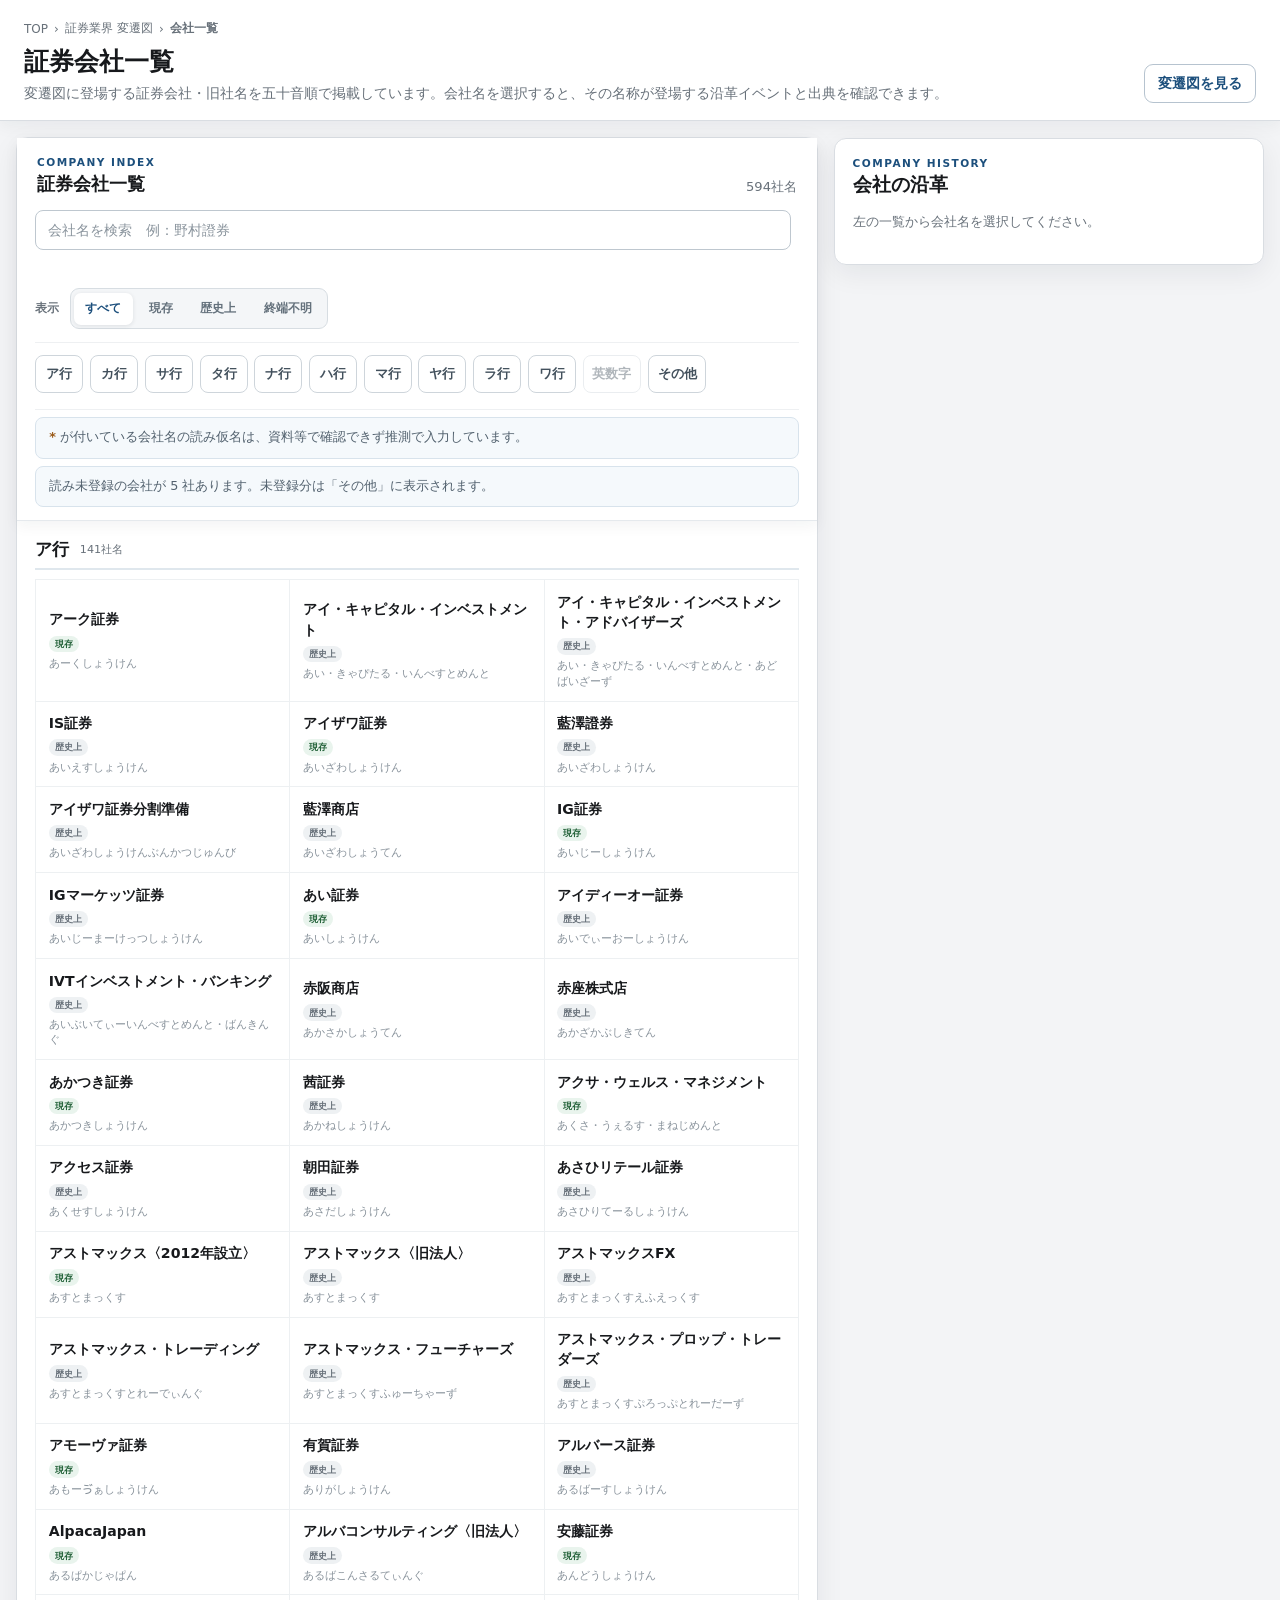
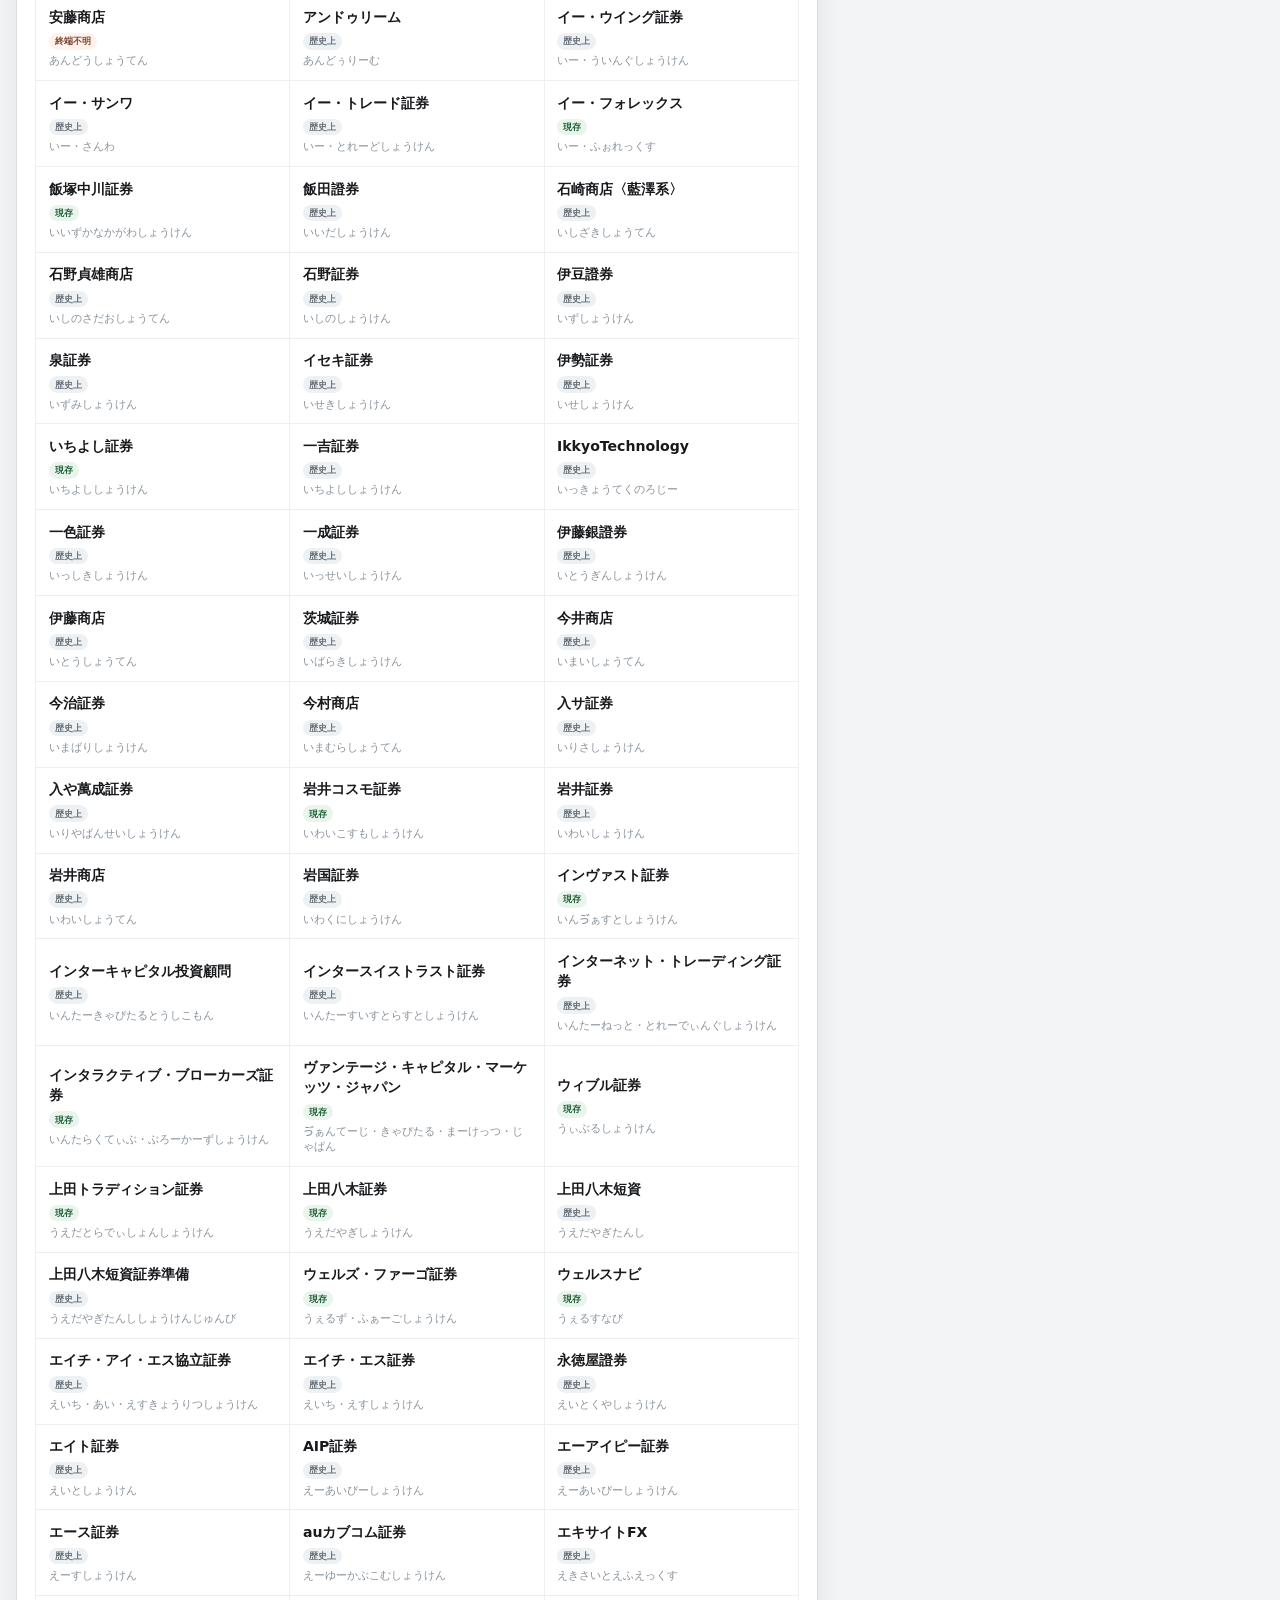
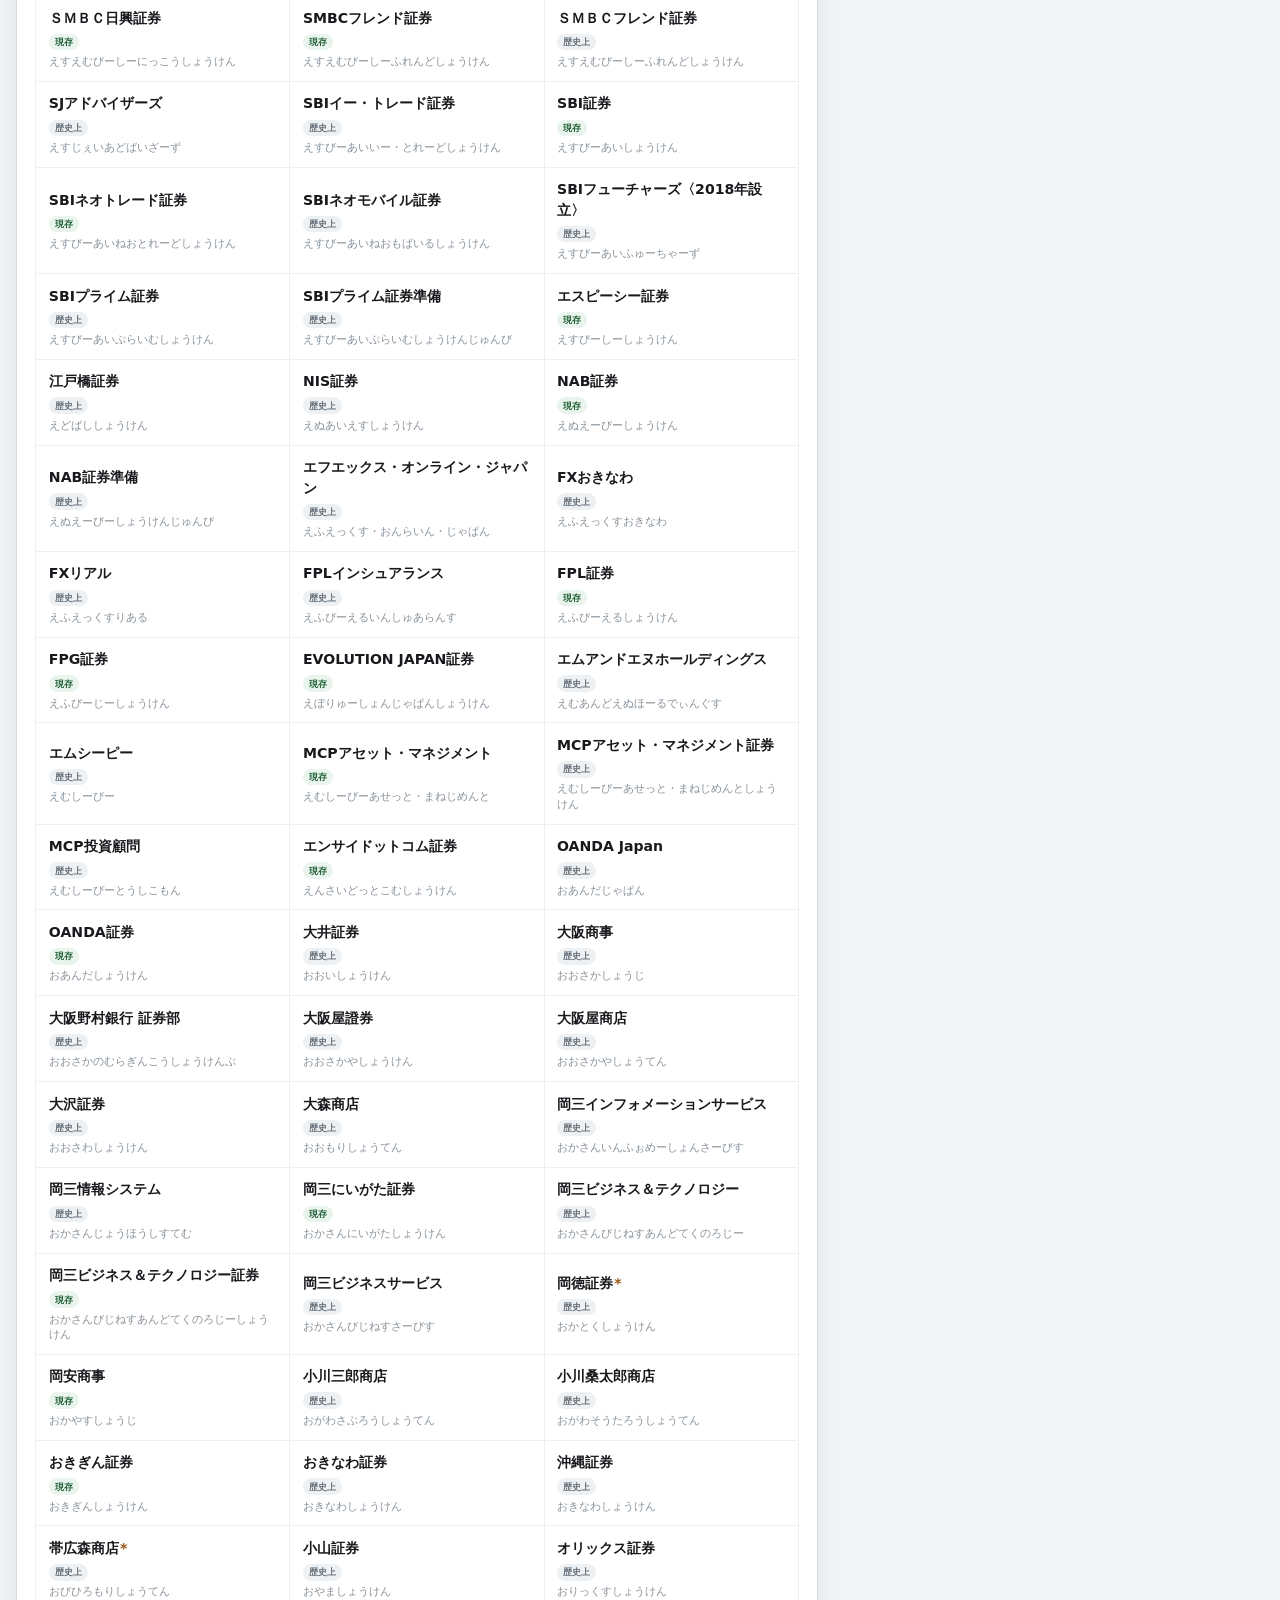
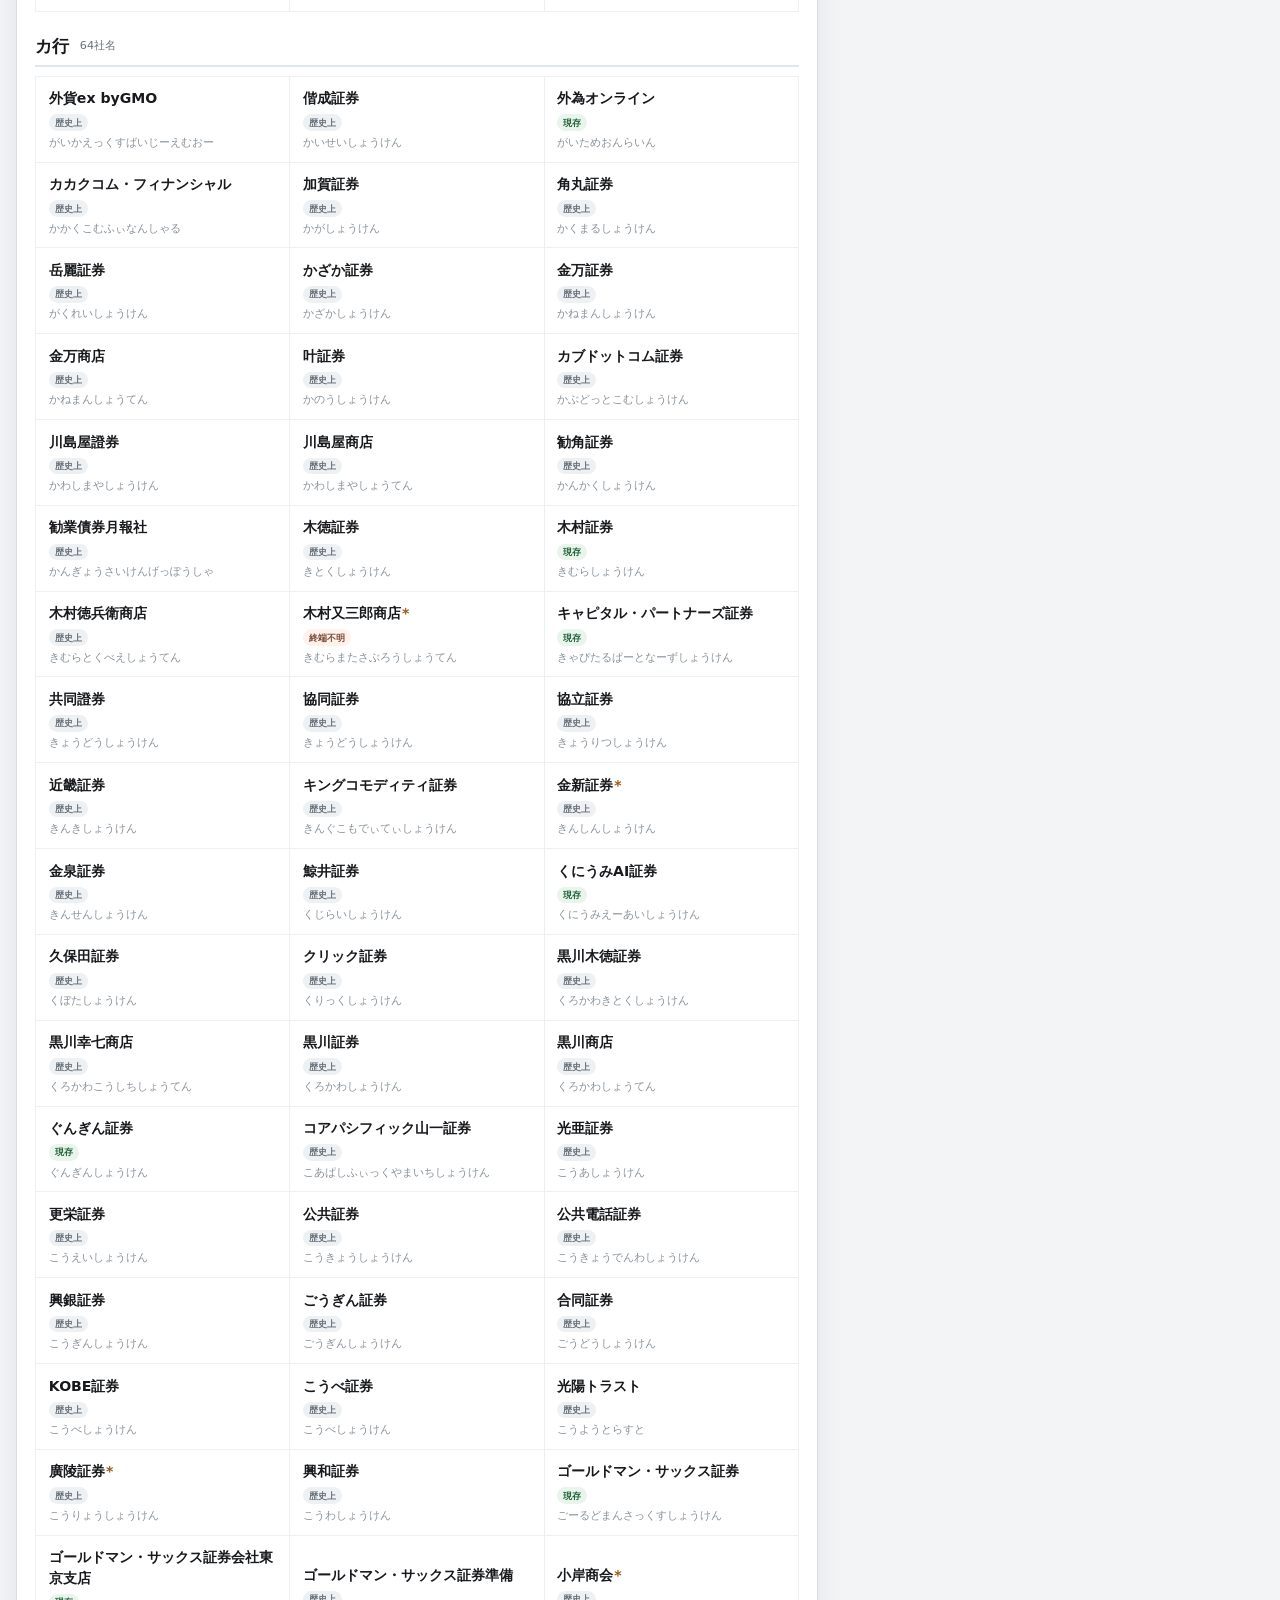
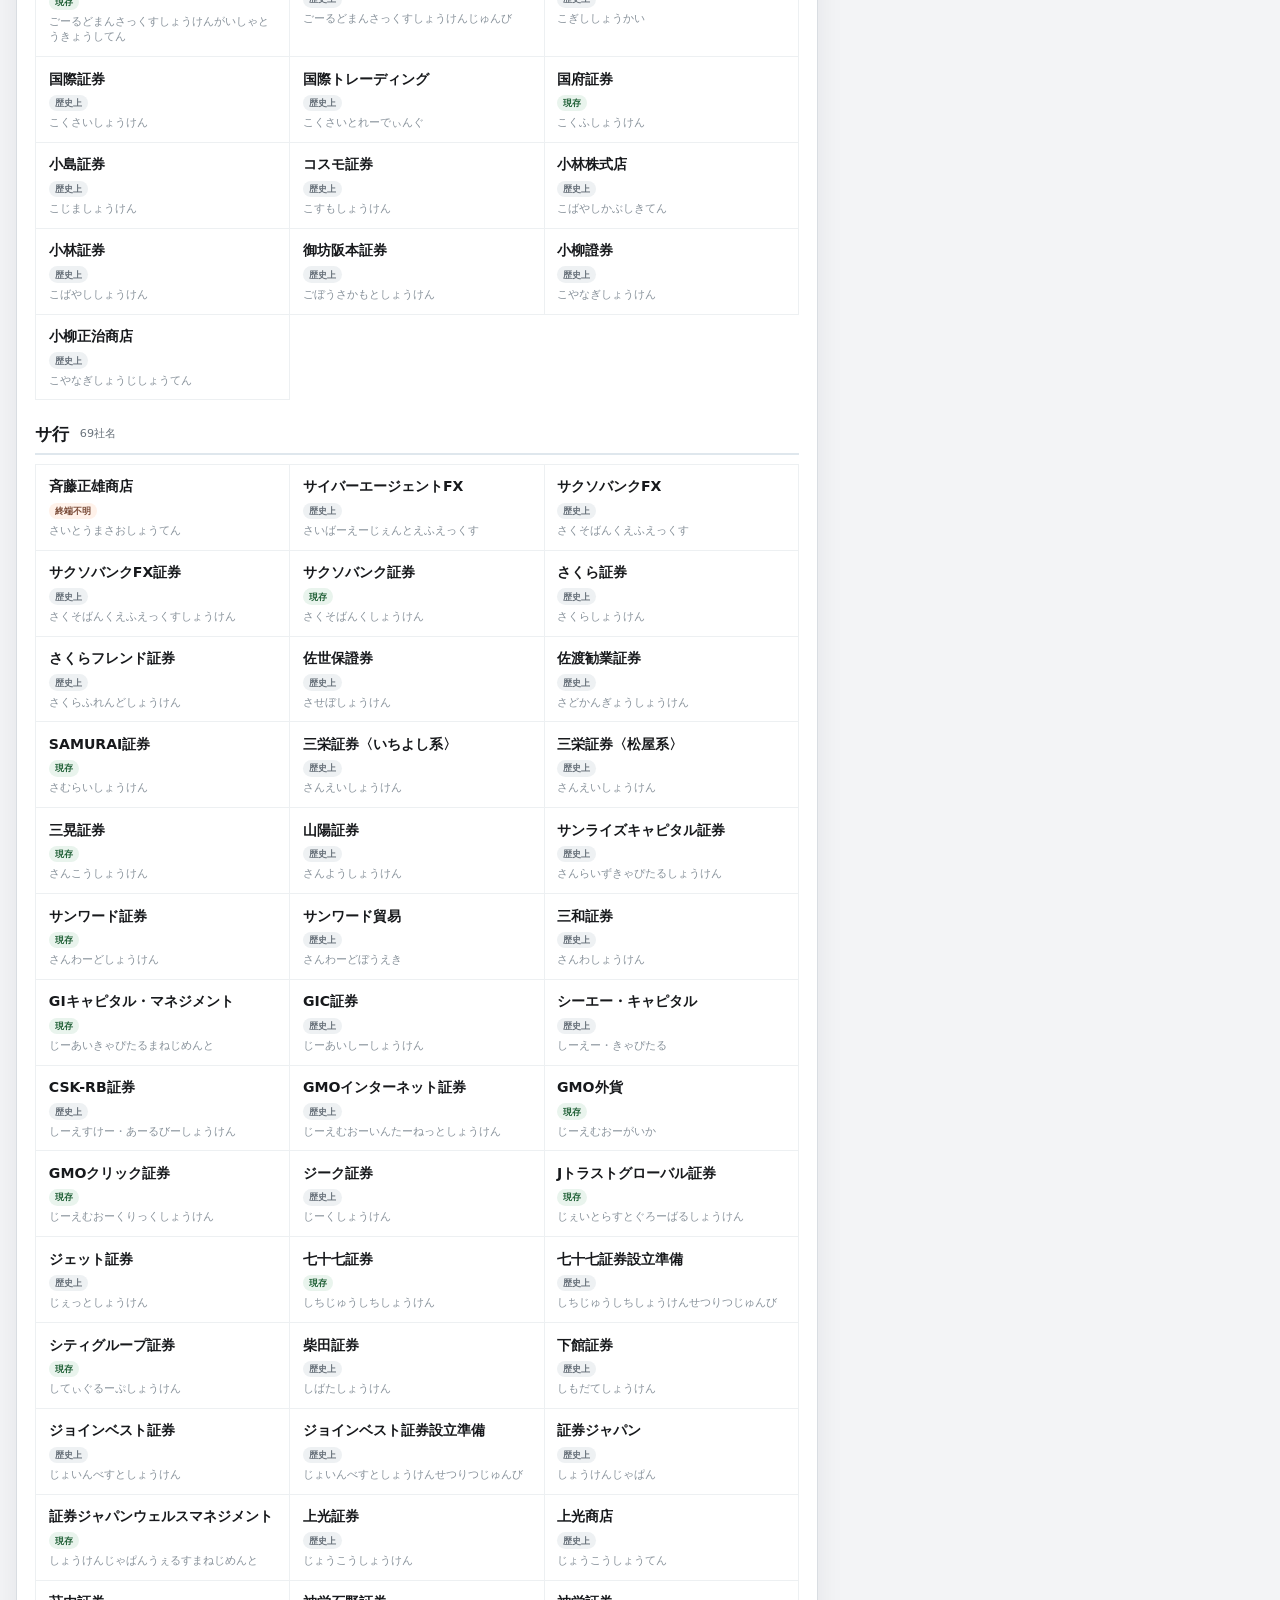
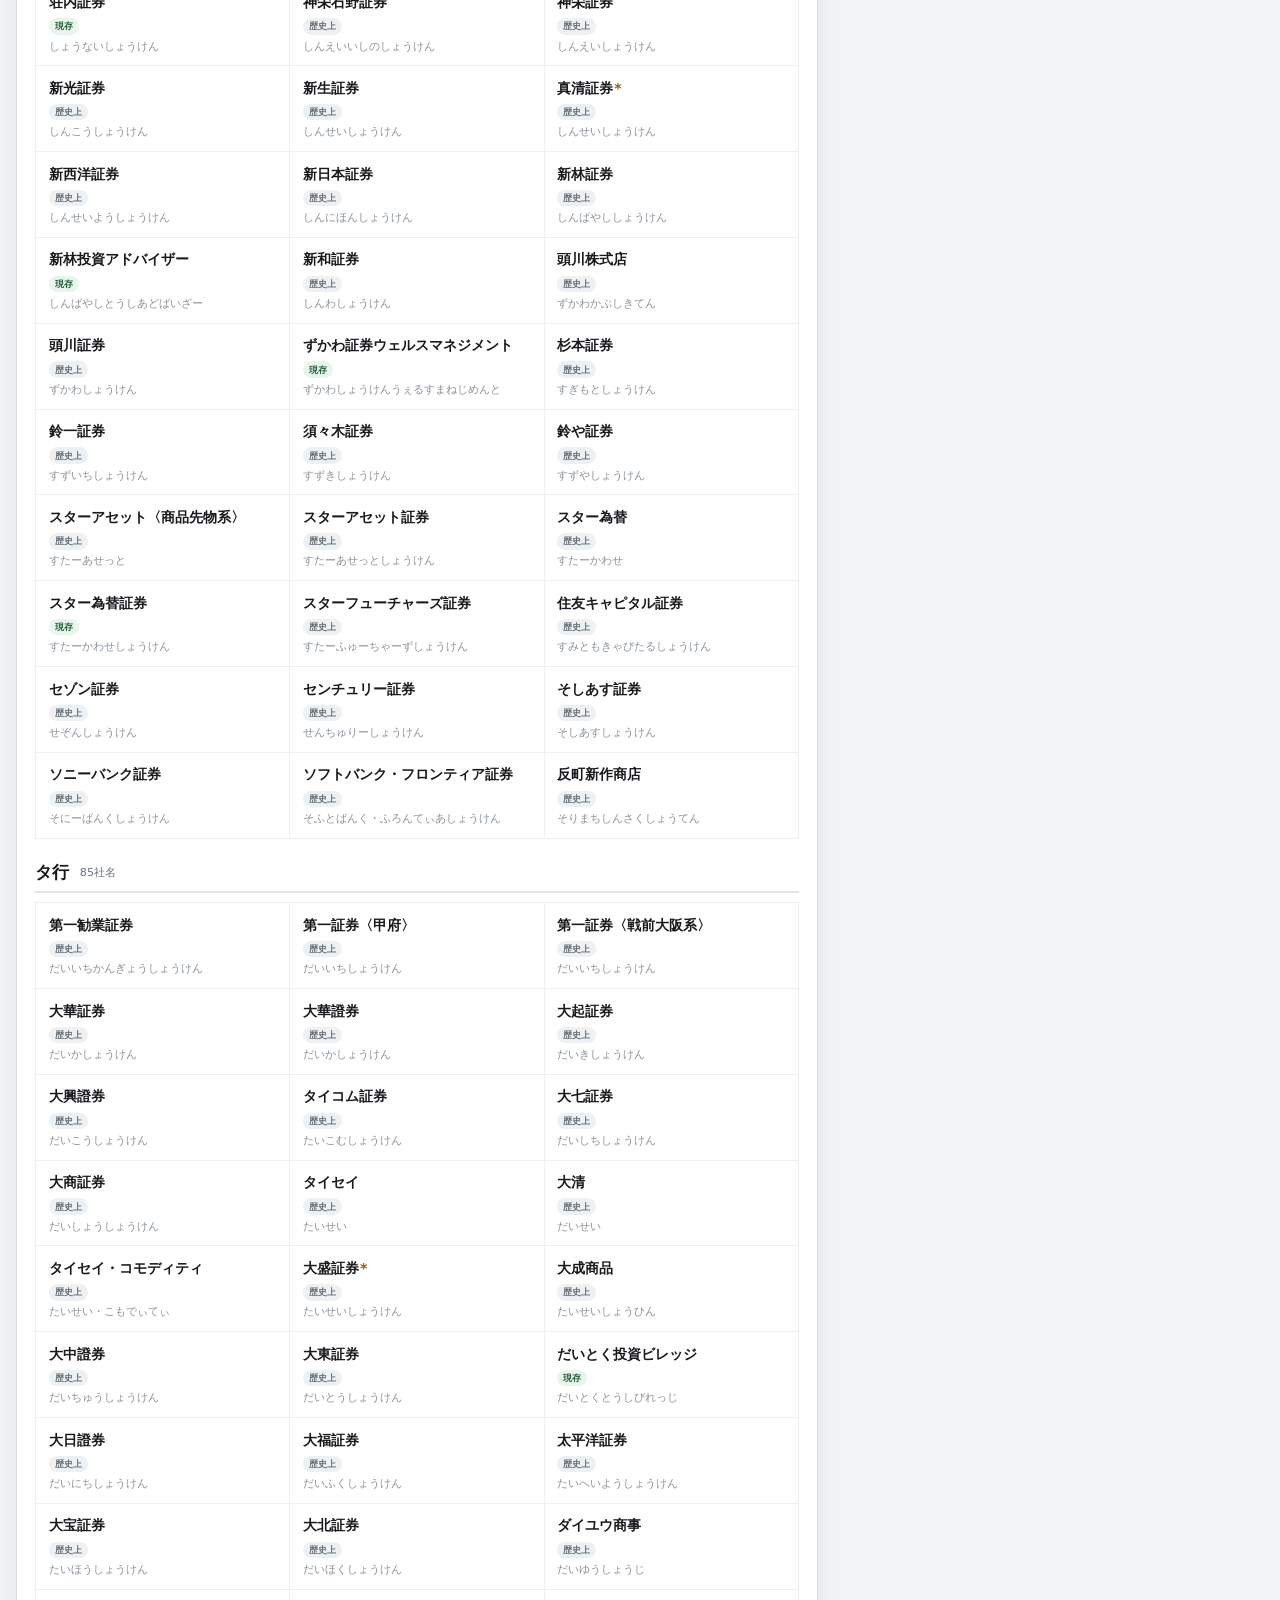
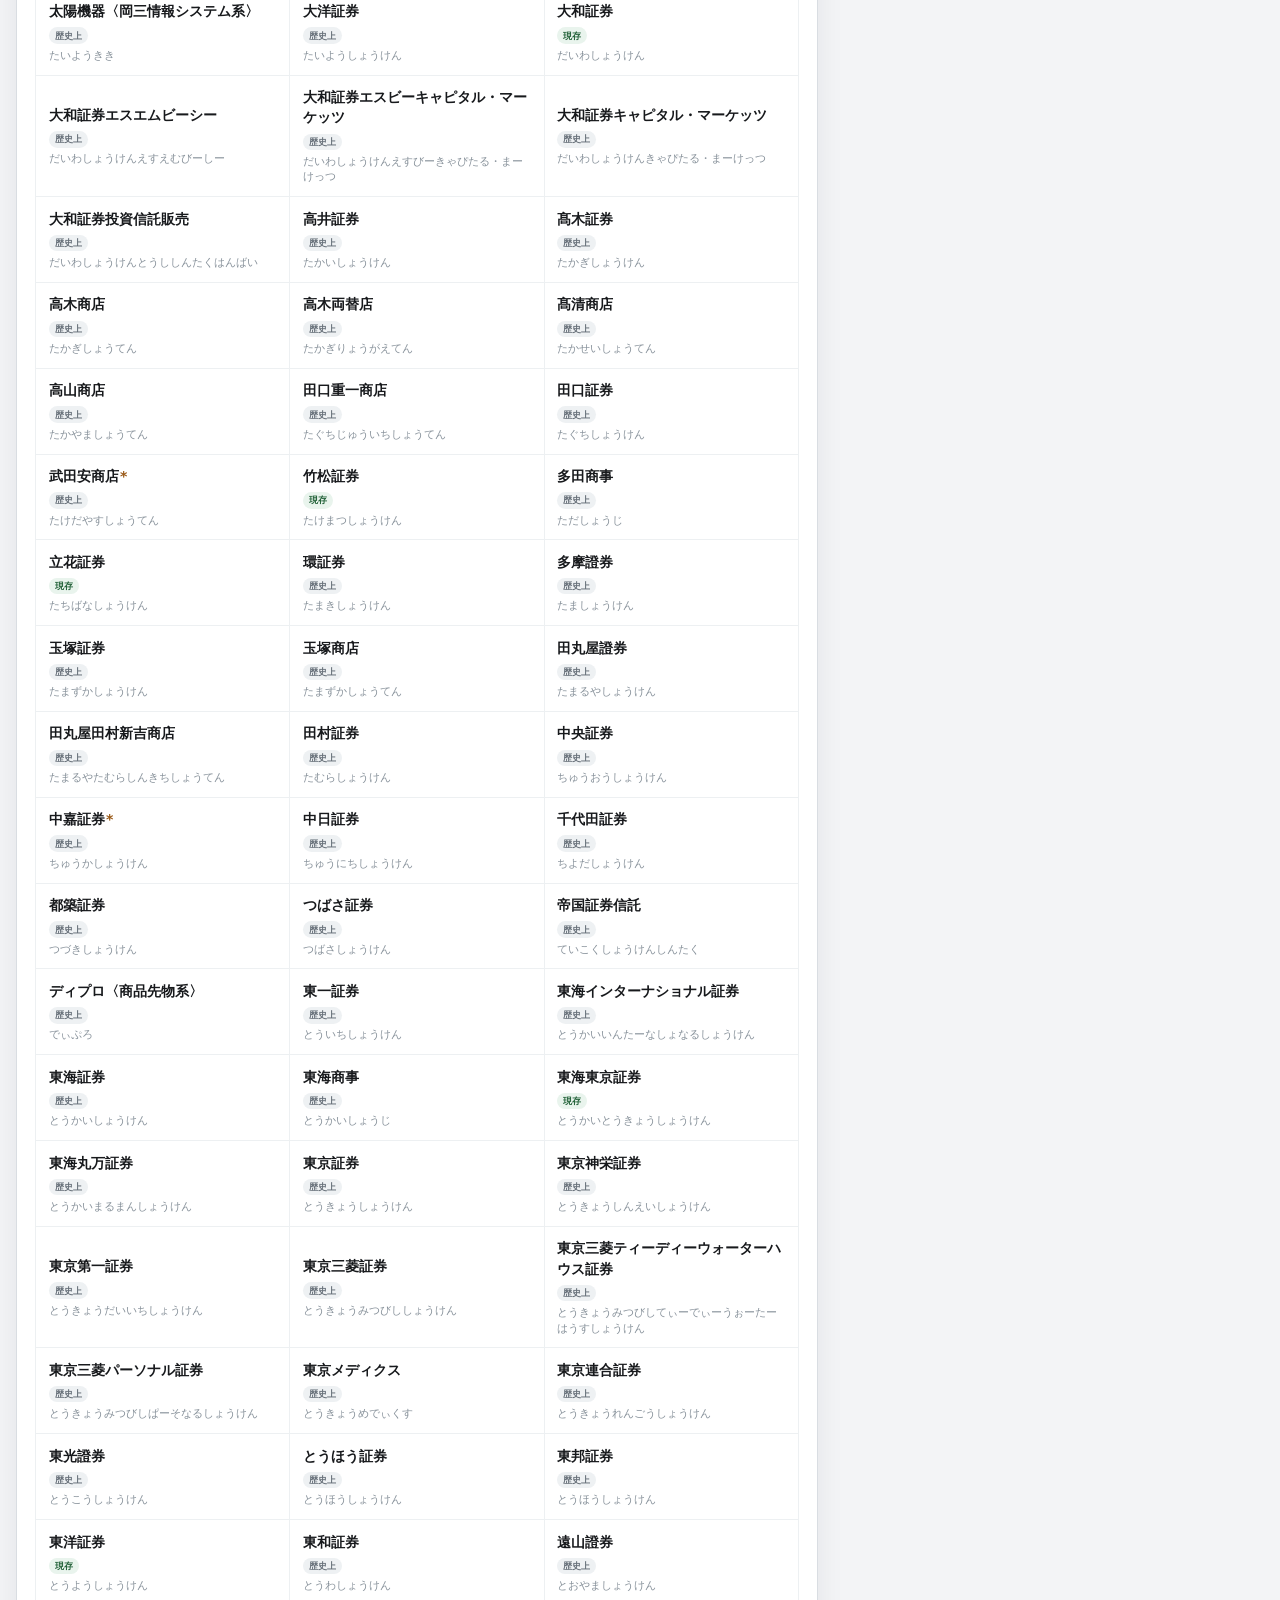
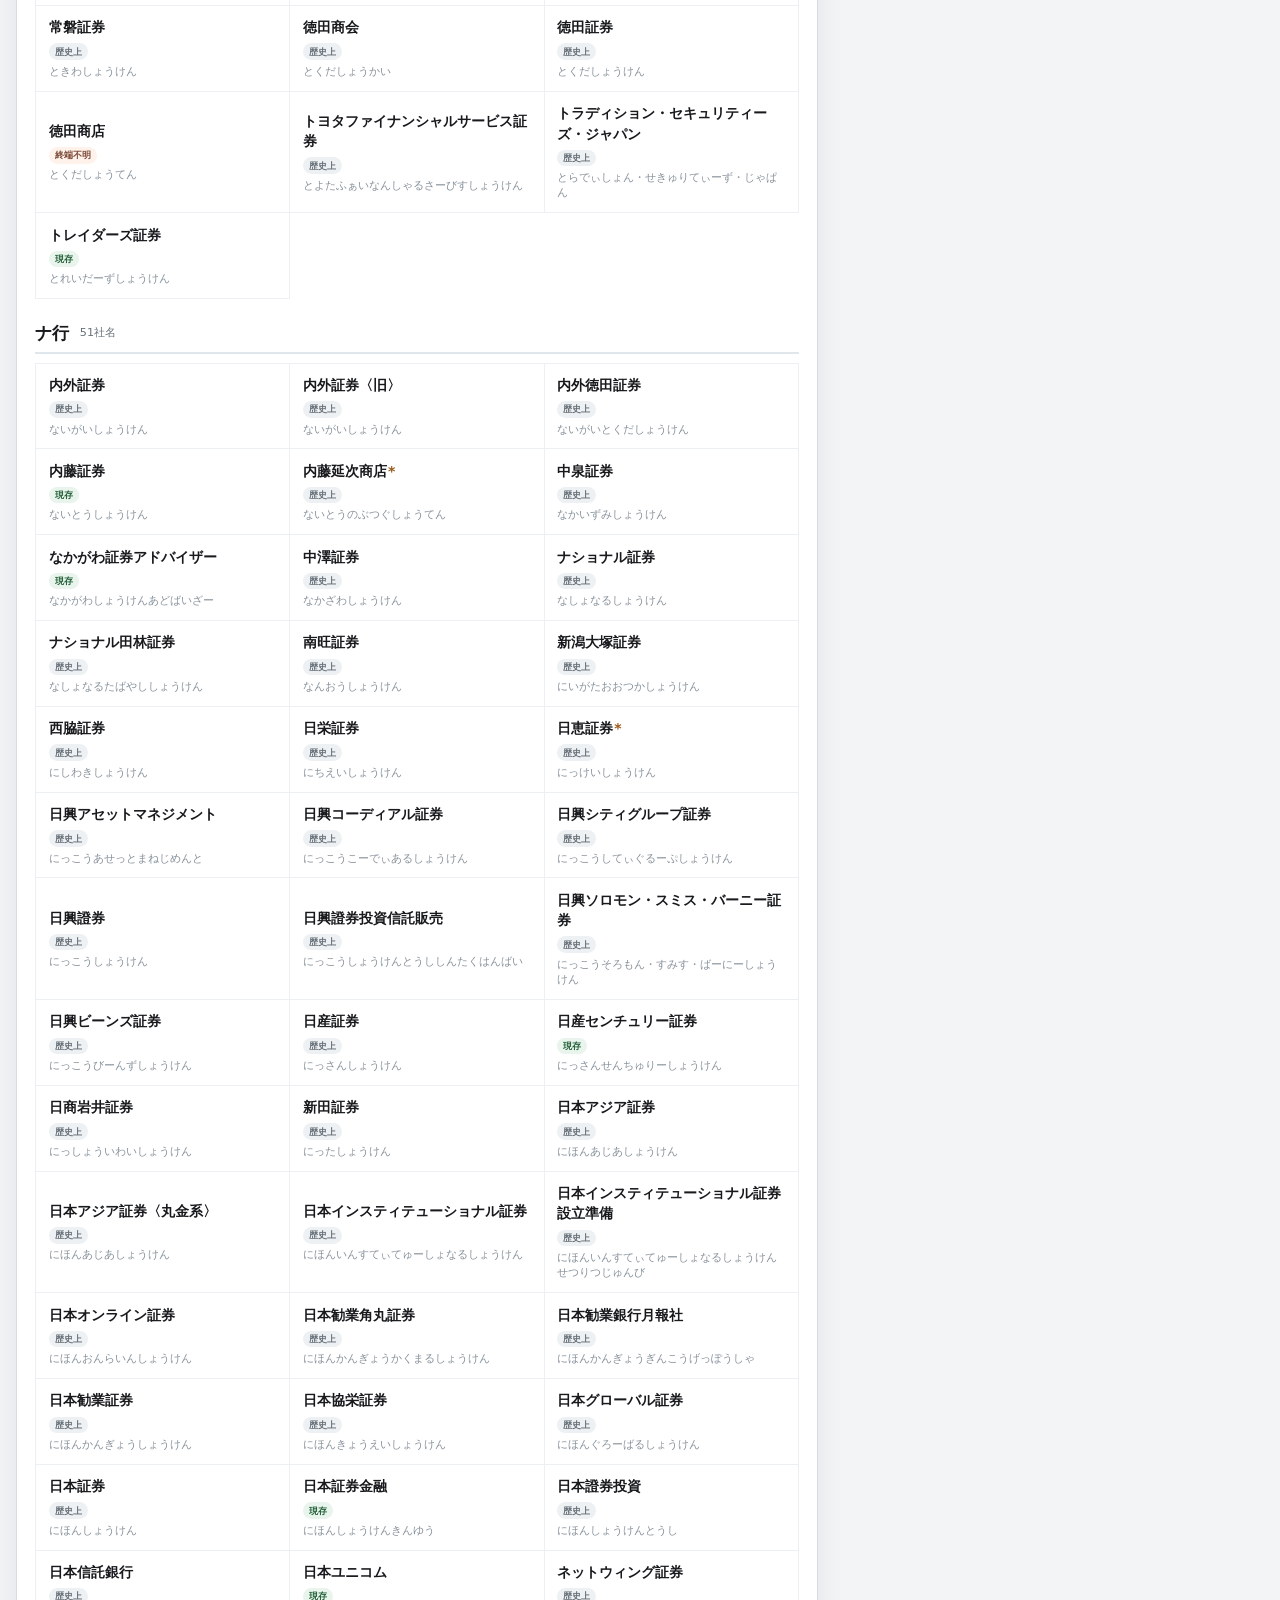
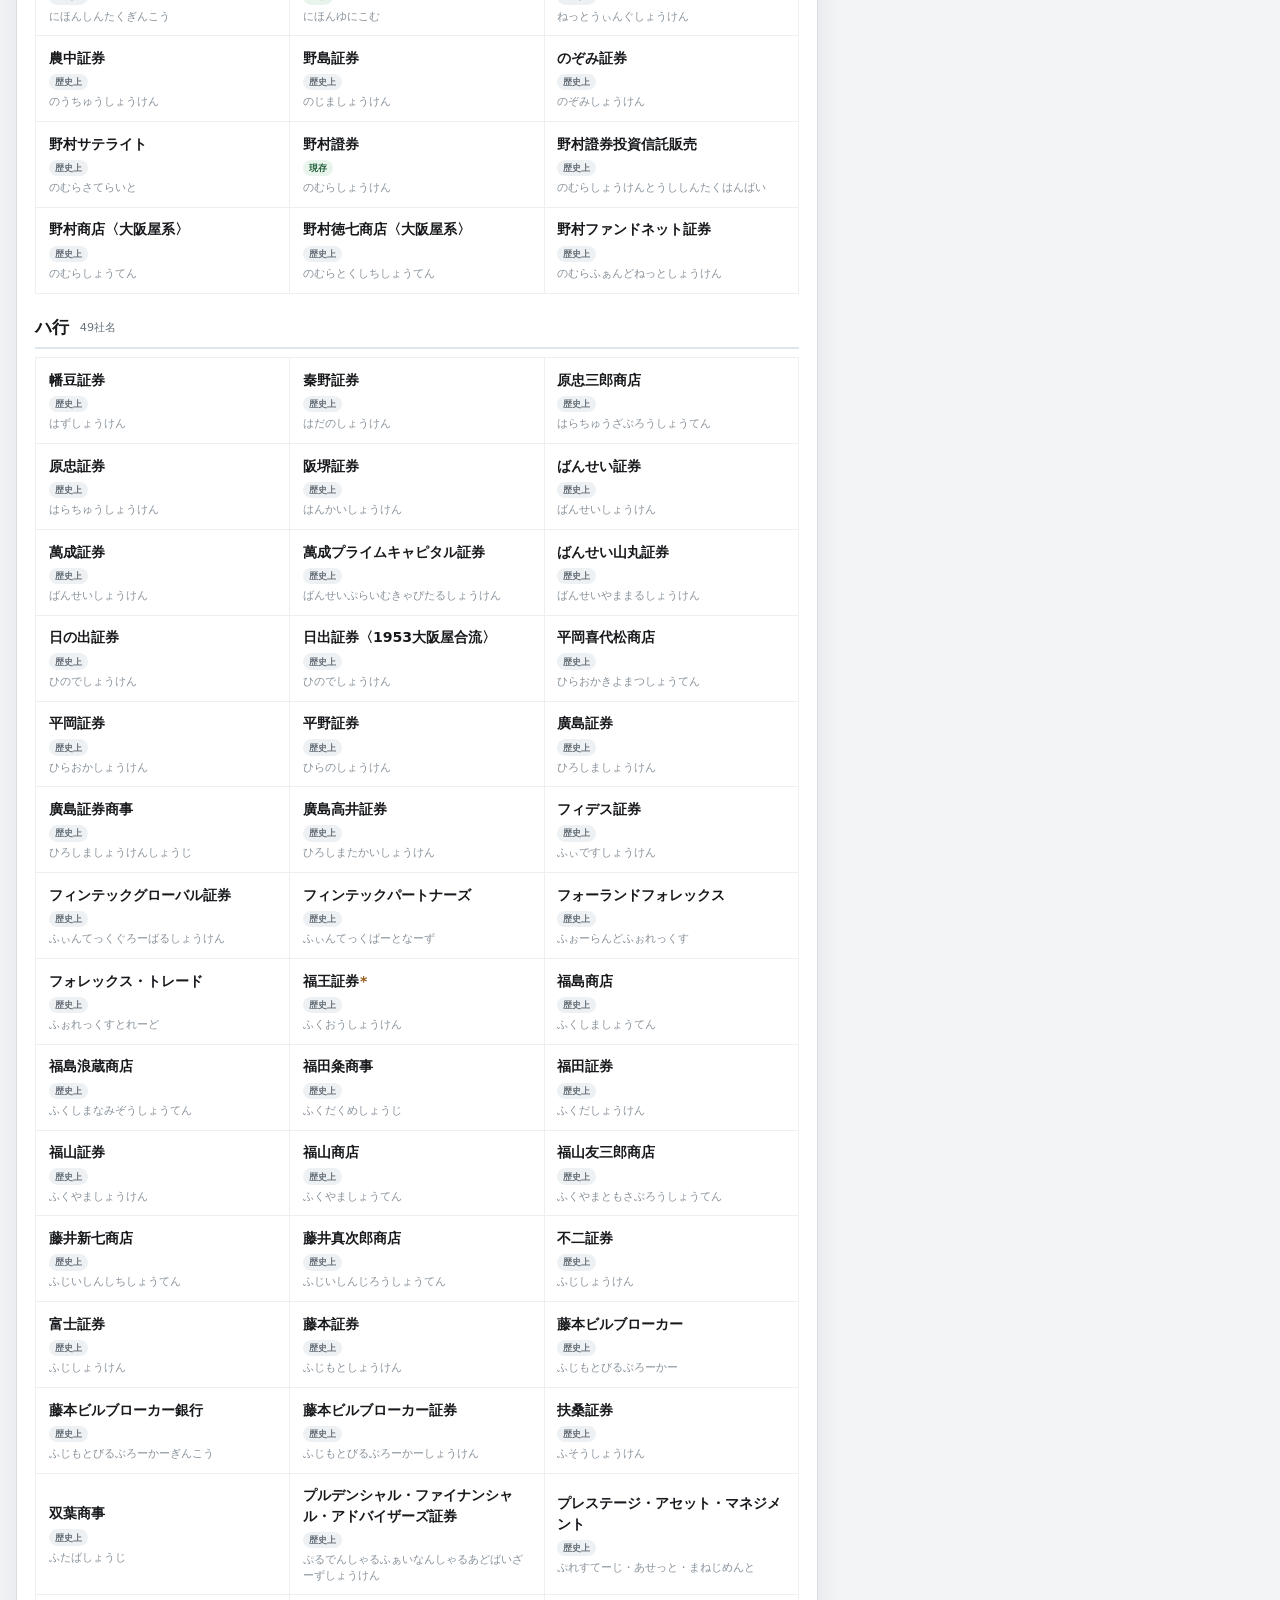
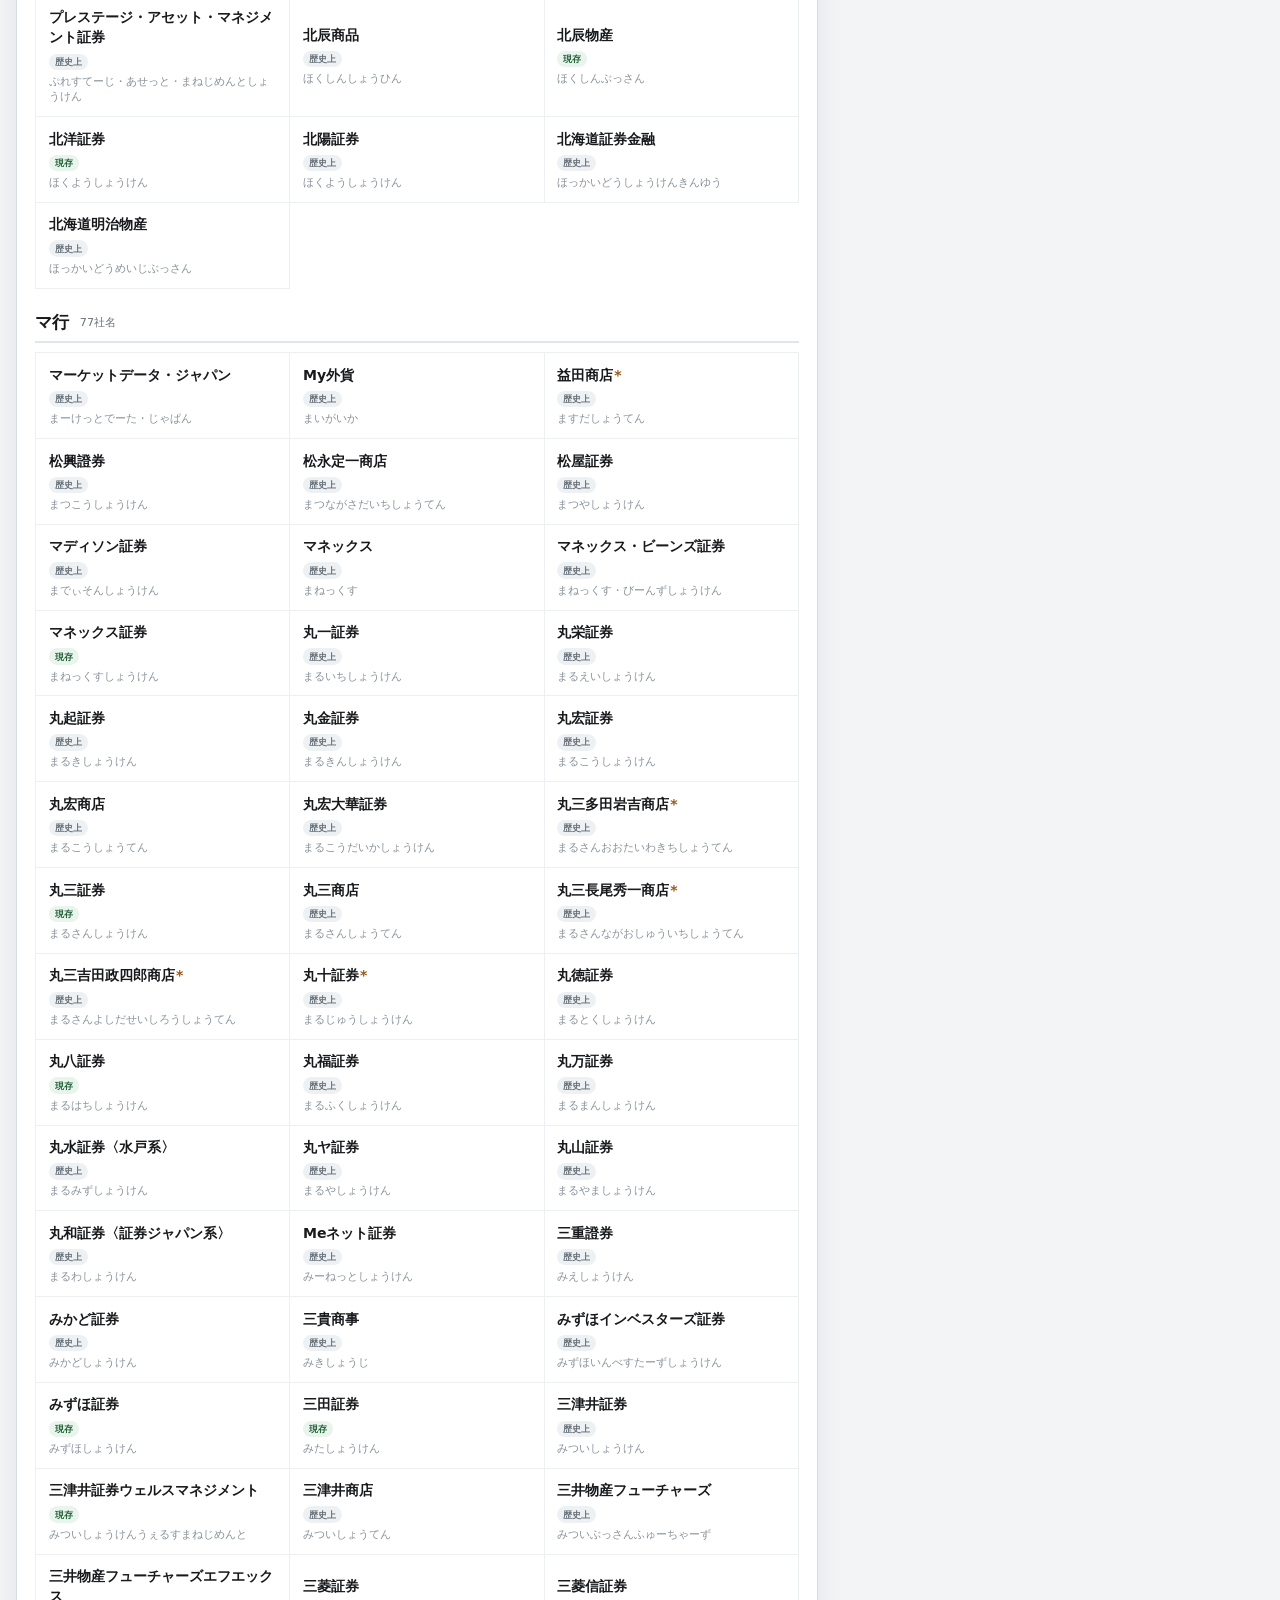
<file: securities/companies/index.html>
<!doctype html>
<html lang="ja">
<head>
  <meta charset="utf-8">
  <meta name="viewport" content="width=device-width, initial-scale=1">
  <title>証券会社一覧｜旧社名・前身・後継・沿革を会社名から検索</title>
  <meta name="description" content="日本の証券会社・旧社名を五十音順に一覧表示し、会社名検索から設立、商号変更、合併、廃業などの沿革イベントと出典を確認できます。前身・後継や現在につながる会社もたどれます。">
  <link rel="canonical" href="https://runrunruner.github.io/industry-history/securities/companies/">
  <meta name="robots" content="index,follow">
  <meta name="theme-color" content="#1c4f7c">

  <meta property="og:type" content="website">
  <meta property="og:locale" content="ja_JP">
  <meta property="og:site_name" content="業界変遷図アーカイブ">
  <meta property="og:title" content="証券会社一覧｜旧社名・前身・後継・沿革を会社名から検索">
  <meta property="og:description" content="日本の証券会社・旧社名を五十音順に一覧表示。各社名が登場する沿革イベントと出典、前身・後継、現在につながる会社を確認できます。">
  <meta property="og:url" content="https://runrunruner.github.io/industry-history/securities/companies/">
  <meta property="og:image" content="https://runrunruner.github.io/industry-history/common/og-share.png">
  <meta property="og:image:alt" content="業界変遷図アーカイブの共有用画像">
  <meta property="og:image:width" content="1536">
  <meta property="og:image:height" content="1024">

  <meta name="twitter:card" content="summary_large_image">
  <meta name="twitter:title" content="証券会社一覧｜旧社名・前身・後継・沿革を会社名から検索">
  <meta name="twitter:description" content="日本の証券会社・旧社名を五十音順に一覧表示。沿革イベントと出典、前身・後継を確認できます。">
  <meta name="twitter:image" content="https://runrunruner.github.io/industry-history/common/og-share.png">
  <meta name="twitter:image:alt" content="業界変遷図アーカイブの共有用画像">

  <link rel="icon" href="../../common/favicon.svg" type="image/svg+xml">
  <link rel="stylesheet" href="style.css">

  <script type="application/ld+json">
  {
    "@context": "https://schema.org",
    "@graph": [
      {
        "@type": "CollectionPage",
        "@id": "https://runrunruner.github.io/industry-history/securities/companies/#webpage",
        "url": "https://runrunruner.github.io/industry-history/securities/companies/",
        "name": "証券会社一覧｜旧社名・前身・後継・沿革を会社名から検索",
        "description": "日本の証券会社・旧社名を五十音順に一覧表示し、各社の沿革イベントと出典、前身・後継、現在につながる会社を確認できる会社一覧です。",
        "inLanguage": "ja-JP",
        "isPartOf": {
          "@id": "https://runrunruner.github.io/industry-history/#website"
        },
        "breadcrumb": {
          "@id": "https://runrunruner.github.io/industry-history/securities/companies/#breadcrumb"
        }
      },
      {
        "@type": "BreadcrumbList",
        "@id": "https://runrunruner.github.io/industry-history/securities/companies/#breadcrumb",
        "itemListElement": [
          {
            "@type": "ListItem",
            "position": 1,
            "name": "業界変遷図アーカイブ",
            "item": "https://runrunruner.github.io/industry-history/"
          },
          {
            "@type": "ListItem",
            "position": 2,
            "name": "証券業界 変遷図",
            "item": "https://runrunruner.github.io/industry-history/securities/"
          },
          {
            "@type": "ListItem",
            "position": 3,
            "name": "証券会社一覧",
            "item": "https://runrunruner.github.io/industry-history/securities/companies/"
          }
        ]
      }
    ]
  }
  </script>
</head>
<body>
  <header class="site-header">
    <div class="title-block">
      <div class="breadcrumbs">
        <a href="../../">TOP</a><span>›</span><a href="../">証券業界 変遷図</a><span>›</span><strong>会社一覧</strong>
      </div>
      <h1>証券会社一覧</h1>
      <p>変遷図に登場する証券会社・旧社名を五十音順で掲載しています。会社名を選択すると、その名称が登場する沿革イベントと出典を確認できます。</p>
    </div>
    <a class="diagram-link" href="../">変遷図を見る</a>
  </header>

  <main class="page-shell">
    <div class="company-layout">
      <section class="index-card" aria-labelledby="kana-heading">
        <div class="index-sticky">
          <div class="section-heading">
            <div>
              <p class="eyebrow">COMPANY INDEX</p>
              <h2 id="kana-heading">証券会社一覧</h2>
            </div>
            <p id="company-count" class="company-count">読み込み中…</p>
          </div>

          <div class="company-search" role="search">
            <label class="sr-only" for="company-search">会社名を検索</label>
            <div class="company-search-row">
              <input id="company-search" type="search" autocomplete="off" placeholder="会社名を検索　例：野村證券">
              <button id="company-search-clear" type="button" class="search-clear" hidden>解除</button>
            </div>
            <p id="search-result-status" class="search-result-status" aria-live="polite"></p>
          </div>

          <div class="company-status-filter" aria-label="会社の状態で絞り込み">
            <span class="status-filter-label">表示</span>
            <div class="status-filter-buttons" role="group" aria-label="会社の状態">
              <button type="button" class="status-filter-button is-active" data-status-filter="all" aria-pressed="true">すべて</button>
              <button type="button" class="status-filter-button" data-status-filter="current" aria-pressed="false">現存</button>
              <button type="button" class="status-filter-button" data-status-filter="historical" aria-pressed="false">歴史上</button>
              <button type="button" class="status-filter-button" data-status-filter="terminal-unknown" aria-pressed="false">終端不明</button>
            </div>
          </div>

          <nav id="kana-nav" class="kana-nav" aria-label="五十音索引"></nav>
          <div id="reading-notes" class="reading-notes" hidden></div>
        </div>
        <div id="company-groups" class="company-groups" aria-live="polite">
          <p class="loading">会社一覧を読み込んでいます…</p>
        </div>
      </section>

      <aside id="company-detail" class="detail-card" aria-live="polite">
        <div class="detail-empty">
          <p class="eyebrow">COMPANY HISTORY</p>
          <h2>会社の沿革</h2>
          <p>左の一覧から会社名を選択してください。</p>
        </div>
      </aside>
    </div>
  </main>

  <button id="back-to-top" class="back-to-top" type="button" aria-label="ページ上部へ戻る">↑ <span>ページ上部へ</span></button>

  <footer class="site-footer">
    <span>業界変遷図アーカイブ</span>
    <a href="../">証券業界 変遷図へ</a>
  </footer>

  <script src="app.js" defer></script>
</body>
</html>
</file>
<file: common/site.css>
:root {
  --bg: #f4f6f8;
  --paper: #ffffff;
  --text: #1f2b35;
  --muted: #667480;
  --line: #d9e0e6;
  --accent: #1c4f7c;
  --accent-soft: #eaf2f8;
}
* { box-sizing: border-box; }
html { scroll-behavior: smooth; }
body {
  margin: 0;
  background: var(--bg);
  color: var(--text);
  font-family: "Yu Gothic", "Meiryo", system-ui, sans-serif;
  line-height: 1.8;
}
.site-header {
  background: linear-gradient(180deg, #eef4f8 0%, #f4f6f8 100%);
  border-bottom: 1px solid var(--line);
}
.header-inner,
main,
.site-footer {
  width: min(1080px, calc(100% - 32px));
  margin: 0 auto;
}
.header-inner { padding: 72px 0 56px; }
.eyebrow {
  margin: 0 0 10px;
  color: var(--accent);
  font-size: .76rem;
  font-weight: 700;
  letter-spacing: .16em;
}
h1 {
  margin: 0;
  font-size: clamp(2rem, 5vw, 3.8rem);
  line-height: 1.2;
  letter-spacing: .02em;
}
.lead {
  max-width: 760px;
  margin: 22px 0 0;
  color: var(--muted);
  font-size: 1rem;
}
main { padding: 48px 0 72px; }
.intro { max-width: 760px; margin-bottom: 28px; }
.intro h2, .about h2 { margin: 0 0 8px; font-size: 1.25rem; }
.intro p, .about p { color: var(--muted); }
.industry-grid {
  display: grid;
  grid-template-columns: repeat(2, minmax(0, 1fr));
  gap: 18px;
  margin: 32px 0 52px;
}
.industry-card {
  min-height: 250px;
  padding: 28px;
  background: var(--paper);
  border: 1px solid var(--line);
  border-radius: 14px;
  box-shadow: 0 8px 24px rgba(20, 40, 60, .05);
}
.industry-card h2 { margin: 8px 0 10px; font-size: 1.5rem; }
.industry-card p { min-height: 3.5em; color: var(--muted); }
.card-meta {
  display: inline-block;
  padding: 3px 8px;
  border-radius: 999px;
  background: var(--accent-soft);
  color: var(--accent);
  font-size: .7rem;
  font-weight: 700;
}
.is-coming { opacity: .75; }
.card-link, .card-disabled {
  display: inline-flex;
  align-items: center;
  min-height: 42px;
  margin-top: 14px;
  padding: 8px 14px;
  border-radius: 8px;
  font-size: .9rem;
  font-weight: 700;
  text-decoration: none;
}
.card-link { background: var(--accent); color: #fff; }
.card-link:hover { filter: brightness(.94); }
.card-actions {
  display: flex;
  flex-wrap: wrap;
  gap: 10px;
  margin-top: 14px;
}
.card-actions .card-link {
  margin-top: 0;
}
.card-link-secondary {
  background: #fff;
  color: var(--accent);
  border: 1px solid #aac0d3;
}
.card-link-secondary:hover {
  background: var(--accent-soft);
  filter: none;
}

.card-disabled { background: #eef1f3; color: #77838c; }
.about { padding-top: 28px; border-top: 1px solid var(--line); }
.site-footer {
  padding: 22px 0 34px;
  border-top: 1px solid var(--line);
  color: var(--muted);
  font-size: .78rem;
}
@media (max-width: 720px) {
  .header-inner { padding: 48px 0 38px; }
  .industry-grid { grid-template-columns: 1fr; }
  .industry-card { min-height: auto; }
  .card-actions { flex-direction: column; }
  .card-actions .card-link { justify-content: center; width: 100%; }
}


.error-main {
  width: min(920px, calc(100% - 32px));
  margin: 0 auto;
  padding: 56px 0 72px;
}

.error-card {
  padding: 34px 32px;
  background: var(--paper);
  border: 1px solid var(--line);
  border-radius: 16px;
  box-shadow: 0 8px 24px rgba(20, 40, 60, .05);
}

.error-code {
  display: inline-block;
  margin: 0 0 14px;
  padding: 4px 10px;
  border-radius: 999px;
  background: var(--accent-soft);
  color: var(--accent);
  font-size: .74rem;
  font-weight: 700;
  letter-spacing: .08em;
}

.error-card h1 {
  font-size: clamp(1.9rem, 4vw, 3rem);
  margin: 0 0 10px;
}

.error-card p {
  color: var(--muted);
  margin: 0 0 12px;
}

.error-actions {
  display: flex;
  flex-wrap: wrap;
  gap: 12px;
  margin-top: 22px;
}

.secondary-link {
  display: inline-flex;
  align-items: center;
  min-height: 42px;
  padding: 8px 14px;
  border: 1px solid var(--line);
  border-radius: 8px;
  background: #fff;
  color: var(--text);
  font-size: .9rem;
  font-weight: 700;
  text-decoration: none;
}

.secondary-link:hover {
  background: #f6f8fa;
}

.note-list {
  margin: 18px 0 0;
  padding-left: 1.15rem;
  color: var(--muted);
}

.note-list li + li {
  margin-top: 6px;
}

@media (max-width: 720px) {
  .error-main {
    padding: 38px 0 56px;
  }

  .error-card {
    padding: 24px 20px;
  }

  .error-actions {
    flex-direction: column;
  }

  .error-actions .card-link,
  .error-actions .secondary-link {
    width: 100%;
    justify-content: center;
  }
}
</file>
<file: banking/style.css>
:root {
  --bg: #f3f4f6;
  --panel: #ffffff;
  --ink: #17191c;
  --muted: #666d75;
  --line: #d9dde2;
  --accent: #1c4f7c;
  --accent-soft: #e9f1f8;
  --shadow: 0 8px 28px rgba(20, 30, 40, .08);
}

* { box-sizing: border-box; }

html, body {
  margin: 0;
  min-height: 100%;
  background: var(--bg);
  color: var(--ink);
  font-family: "Yu Gothic", "Meiryo", system-ui, sans-serif;
}

button, input { font: inherit; }

button {
  border: 1px solid #c7ccd2;
  background: #fff;
  color: var(--ink);
  border-radius: 8px;
  padding: .55rem .8rem;
  cursor: pointer;
}

button:hover { background: #f4f6f8; }

button:focus-visible,
input:focus-visible,
.company-node:focus-visible {
  outline: 3px solid rgba(28, 79, 124, .28);
  outline-offset: 2px;
}

button.secondary { color: #4c535b; }

.site-header {
  display: flex;
  align-items: center;
  justify-content: space-between;
  gap: 1rem;
  padding: 1.1rem 1.5rem .9rem;
  background: var(--panel);
  border-bottom: 1px solid var(--line);
}

.site-title-block { min-width: 0; }

.site-header h1 {
  margin: 0;
  font-size: 1.45rem;
  letter-spacing: .02em;
}

.site-header p {
  margin: .35rem 0 0;
  color: var(--muted);
  font-size: .9rem;
}

.help-button {
  flex: 0 0 auto;
  border-color: #aebdca;
  color: var(--accent);
  font-weight: 700;
}


.header-actions {
  display: flex;
  flex: 0 0 auto;
  align-items: center;
  gap: .45rem;
}

.header-action-button {
  color: #4b5965;
  font-size: .82rem;
}

.app-shell {
  display: grid;
  grid-template-columns: minmax(0, 1fr) 370px;
  gap: 1rem;
  padding: 1rem;
  min-height: calc(100vh - 90px);
}

.chart-section,
.detail-panel {
  min-width: 0;
  background: var(--panel);
  border: 1px solid var(--line);
  border-radius: 12px;
  box-shadow: var(--shadow);
}

.chart-section { padding: .85rem; }

.toolbar {
  display: flex;
  gap: .8rem;
  align-items: flex-start;
  justify-content: space-between;
  flex-wrap: wrap;
}

.search-area {
  position: relative;
  flex: 1 1 520px;
  max-width: 760px;
}

.search-box {
  display: grid;
  grid-template-columns: minmax(220px, 1fr) auto auto;
  gap: .45rem;
}

.search-box input {
  width: 100%;
  border: 1px solid #bfc5cc;
  border-radius: 8px;
  padding: .65rem .75rem;
  background: #fff;
}

.search-box #search-button {
  background: var(--accent);
  border-color: var(--accent);
  color: #fff;
}

.suggestions {
  position: absolute;
  z-index: 20;
  top: calc(100% + .35rem);
  left: 0;
  right: 0;
  max-height: 310px;
  overflow: auto;
  background: #fff;
  border: 1px solid #cdd2d8;
  border-radius: 9px;
  box-shadow: 0 12px 32px rgba(20, 30, 40, .16);
}

.suggestion-item {
  display: block;
  width: 100%;
  text-align: left;
  border: 0;
  border-radius: 0;
  padding: .65rem .8rem;
}

.suggestion-item + .suggestion-item { border-top: 1px solid #eef0f2; }

.zoom-controls {
  display: flex;
  gap: .4rem;
}

.zoom-controls button { min-width: 2.6rem; }

.status {
  min-height: 1.7rem;
  margin: .55rem .1rem .25rem;
  color: var(--muted);
  font-size: .86rem;
}


.current-context {
  display: flex;
  align-items: center;
  gap: .45rem;
  min-height: 2.15rem;
  margin: 0 .1rem .55rem;
  padding: .4rem .6rem;
  border: 1px solid #d6e1eb;
  border-radius: 7px;
  background: #f5f9fc;
  color: #35424e;
  font-size: .78rem;
  line-height: 1.4;
  overflow: hidden;
}

.current-context[hidden] {
  display: none;
}

.context-kicker {
  flex: 0 0 auto;
  color: #71808d;
  font-size: .68rem;
}

#context-company {
  flex: 0 0 auto;
  color: var(--accent);
}

.context-separator {
  flex: 0 0 auto;
  color: #9aa3aa;
}

#context-detail {
  min-width: 0;
  overflow: hidden;
  text-overflow: ellipsis;
  white-space: nowrap;
}

.svg-stage {
  position: relative;
  width: 100%;
  height: min(72vh, 850px);
  min-height: 460px;
  overflow: hidden;
  border: 1px solid #d6d9dd;
  border-radius: 9px;
  background: #fbfbfa;
  cursor: grab;
  user-select: none;
  touch-action: none;
}

.svg-stage.is-dragging { cursor: grabbing; }

.svg-stage > svg {
  display: block;
  width: 100%;
  height: 100%;
}


/* 固定年月見出し
   SVG本体は縦方向に移動しても、年月だけは表示領域の上端に残す。 */
#svg-stage > svg .month-label,
#svg-stage > svg .month-span {
  opacity: 0;
}

.timeline-overlay {
  position: absolute;
  z-index: 18;
  top: 0;
  left: 0;
  right: 0;
  height: 44px;
  overflow: hidden;
  pointer-events: none;
  background: rgba(251, 251, 250, .96);
  border-bottom: 1px solid #cfd3d7;
  box-shadow: 0 3px 8px rgba(20, 30, 40, .07);
  backdrop-filter: blur(2px);
}

.timeline-track {
  position: relative;
  width: 100%;
  height: 100%;
}

.timeline-label {
  position: absolute;
  top: 9px;
  transform: translateX(-50%);
  color: #444b52;
  font-size: 12px;
  font-weight: 700;
  line-height: 1;
  white-space: nowrap;
  font-variant-numeric: tabular-nums;
}

.timeline-span {
  position: absolute;
  top: 31px;
  height: 0;
  border-top: 2px solid #b9bec4;
}

.loading {
  display: grid;
  place-items: center;
  height: 100%;
  padding: 1rem;
  text-align: center;
  color: var(--muted);
}

.chart-help {
  margin: .55rem .15rem .05rem;
  color: var(--muted);
  font-size: .78rem;
}

.detail-panel {
  padding: 1rem;
  overflow: auto;
  max-height: calc(100vh - 112px);
}

.detail-empty h2,
.detail-header h2 {
  margin: 0;
  font-size: 1.2rem;
}

.detail-empty p {
  color: var(--muted);
  line-height: 1.7;
}

.detail-header {
  padding-bottom: .8rem;
  border-bottom: 1px solid var(--line);
}

.detail-title-row {
  display: flex;
  gap: .5rem;
  align-items: center;
  flex-wrap: wrap;
}

.current-badge {
  display: inline-flex;
  padding: .16rem .5rem;
  border-radius: 999px;
  background: #e8f4ec;
  color: #285b39;
  font-size: .74rem;
  font-weight: 700;
}

.terminal-unknown-badge {
  display: inline-flex;
  padding: .16rem .5rem;
  border-radius: 999px;
  background: #fff2ea;
  color: #7b4c39;
  font-size: .74rem;
  font-weight: 700;
}

.terminal-unknown-detail-note {
  margin: .45rem 0 0;
  padding: .55rem .65rem;
  border-left: 3px solid #b8785b;
  border-radius: 0 7px 7px 0;
  background: #fff8f4;
  color: #684838;
  font-size: .76rem;
  line-height: 1.65;
}

.detail-meta {
  margin: .4rem 0 0;
  color: var(--muted);
  font-size: .78rem;
}

.mode-controls {
  display: grid;
  grid-template-columns: repeat(2, minmax(0, 1fr));
  gap: .35rem;
  margin-top: .7rem;
}

.mode-button {
  padding: .48rem .35rem;
  font-size: .78rem;
}

.mode-button.is-active {
  background: var(--accent);
  border-color: var(--accent);
  color: #fff;
}

.detail-actions {
  display: flex;
  align-items: center;
  gap: .45rem;
  margin-top: .55rem;
}

.copy-link-button {
  font-size: .75rem;
  color: var(--accent);
}

.copy-feedback {
  min-height: 1em;
  color: #37704a;
  font-size: .7rem;
}

.mobile-back-button {
  display: none;
  margin-left: auto;
  font-size: .75rem;
}

.history-list {
  list-style: none;
  margin: .9rem 0 0;
  padding: 0;
}

.history-item {
  position: relative;
  padding: 0 0 1rem 1.15rem;
  border-left: 2px solid #dbe1e7;
  margin-left: .3rem;
}

.history-item:last-child { padding-bottom: 0; }

.history-item::before {
  content: "";
  position: absolute;
  left: -6px;
  top: .3rem;
  width: 10px;
  height: 10px;
  border-radius: 50%;
  background: var(--accent);
}

.event-focus-button {
  display: block;
  width: 100%;
  margin: 0 0 .45rem;
  padding: .45rem .5rem;
  border: 1px solid transparent;
  border-radius: 7px;
  background: transparent;
  color: inherit;
  text-align: left;
  cursor: pointer;
}

.event-focus-button:hover {
  background: #f2f6fa;
  border-color: #d8e4ee;
}

.event-focus-button.is-active {
  background: var(--accent-soft);
  border-color: #9ebbd2;
  box-shadow: inset 3px 0 0 var(--accent);
}

.event-top-row {
  display: flex;
  align-items: center;
  gap: .38rem;
  min-width: 0;
}

.event-date {
  color: var(--accent);
  font-size: .78rem;
  font-weight: 700;
}

.event-type {
  display: inline-block;
  padding: .08rem .38rem;
  background: var(--accent-soft);
  border-radius: 4px;
  color: #385d7d;
  font-size: .7rem;
}

.event-focus-hint {
  margin-left: auto;
  color: #7a8792;
  font-size: .68rem;
  white-space: nowrap;
}

.event-focus-button:hover .event-focus-hint,
.event-focus-button.is-active .event-focus-hint {
  color: var(--accent);
}

.event-description {
  display: block;
  margin-top: .28rem;
  line-height: 1.55;
  font-size: .9rem;
}

.source-block {
  padding: .48rem .55rem;
  background: #f7f8fa;
  border-radius: 6px;
  color: #555d65;
  font-size: .75rem;
  line-height: 1.55;
}

.source-label { font-weight: 700; }

.source-entry {
  display: block;
  margin-top: .16rem;
  overflow-wrap: anywhere;
}

.source-entry a {
  color: #1b5e91;
  text-decoration: underline;
  text-underline-offset: 2px;
}

.no-source { color: #8a9097; }

.search-result-list {
  margin: .7rem 0 0;
  padding: 0;
  list-style: none;
}

.search-result-list button {
  width: 100%;
  text-align: left;
  margin-bottom: .4rem;
}

.mobile-detail-jump {
  display: none;
  position: fixed;
  z-index: 35;
  right: 1rem;
  bottom: 1rem;
  background: var(--accent);
  border-color: var(--accent);
  color: #fff;
  box-shadow: 0 8px 24px rgba(20, 30, 40, .22);
}


.site-footer {
  display: flex;
  align-items: center;
  justify-content: space-between;
  gap: 1rem;
  margin: 0 1rem 1rem;
  padding: .8rem 1rem;
  color: #69727b;
  font-size: .76rem;
}

.footer-main,
.footer-actions {
  display: flex;
  align-items: center;
  gap: .45rem;
  flex-wrap: wrap;
}

.footer-separator {
  color: #a4abb1;
}

.footer-link-button {
  padding: .25rem .4rem;
  border: 0;
  background: transparent;
  color: var(--accent);
  font-size: .76rem;
}

.footer-link-button:hover {
  background: #eaf1f7;
}

/* Help / legend */
.help-dialog {
  width: min(820px, calc(100vw - 2rem));
  max-height: min(88vh, 900px);
  margin: auto;
  padding: 0;
  border: 0;
  border-radius: 14px;
  box-shadow: 0 22px 70px rgba(20, 30, 40, .28);
}

.help-dialog::backdrop {
  background: rgba(20, 27, 34, .5);
}

.help-card {
  padding: 1.15rem 1.25rem 1.3rem;
  overflow: auto;
  max-height: min(88vh, 900px);
  background: #fff;
}

.help-header {
  display: flex;
  align-items: flex-start;
  justify-content: space-between;
  gap: 1rem;
  padding-bottom: .8rem;
  border-bottom: 1px solid var(--line);
}

.help-header h2 {
  margin: 0;
  font-size: 1.35rem;
}

.help-header p {
  margin: .3rem 0 0;
  color: var(--muted);
  font-size: .85rem;
}

.icon-button {
  width: 2.2rem;
  height: 2.2rem;
  padding: 0;
  border-radius: 999px;
  font-size: 1.3rem;
}

.help-section { margin-top: 1rem; }

.help-section h3 {
  margin: 0 0 .6rem;
  font-size: .95rem;
}

.legend-grid {
  display: grid;
  grid-template-columns: repeat(2, minmax(0, 1fr));
  gap: .55rem .8rem;
}

.legend-item {
  display: flex;
  gap: .6rem;
  align-items: center;
  min-width: 0;
  padding: .48rem;
  background: #fafbfc;
  border-radius: 7px;
}

.legend-item strong,
.legend-item small {
  display: block;
}

.legend-item strong { font-size: .8rem; }

.legend-item small {
  margin-top: .12rem;
  color: var(--muted);
  font-size: .7rem;
  line-height: 1.4;
}

.legend-box {
  flex: 0 0 42px;
  width: 42px;
  height: 22px;
  border: 2px solid #333;
  border-radius: 4px;
  background: #fff;
}

.legend-est { background:#eef4ff; border-color:#4361a8; }
.legend-rename-source { background:#f9fbfd; border-color:#6666a8; }
.legend-rename { background:#f7f7ff; border-color:#6666a8; }
.legend-merge-source { background:#f9fbfd; border-color:#666; }
.legend-merge { background:#eef8f1; border-color:#4e7f60; }
.legend-transfer-source { background:#f2f8fa; border-color:#4f7c8a; }
.legend-transfer-target { background:#f0f8f6; border-color:#4f7c8a; }
.legend-close { background:#fff3f1; border-color:#a75d53; }
.legend-current { background:#fff8e8; border-color:#8a6d2f; }
.legend-terminal-unknown {
  display: inline-flex;
  align-items: center;
  justify-content: center;
  width: 22px;
  height: 22px;
  flex: 0 0 22px;
  border: 1.7px solid #8a5a44;
  border-radius: 50%;
  background: #fff8f2;
  color: #7b4c39;
  font-size: .76rem;
  font-weight: 700;
}
.legend-unknown { background:#fff; border-color:#777; }
.legend-uncertain { background:#fff; border-color:#777; border-style:dashed; }

.help-list {
  margin: .4rem 0 0;
  padding-left: 1.35rem;
  color: #3f464d;
  font-size: .82rem;
  line-height: 1.75;
}

.help-copy {
  margin: 0;
  color: #3f464d;
  font-size: .82rem;
  line-height: 1.7;
}

.legend-line {
  display: inline-block;
  width: 42px;
  margin-right: .5rem;
  vertical-align: middle;
  border-top: 3px solid #444;
}

.dashed-line { border-top-style: dashed; border-color: #777; }

.sr-only {
  position: absolute !important;
  width: 1px !important;
  height: 1px !important;
  padding: 0 !important;
  margin: -1px !important;
  overflow: hidden !important;
  clip: rect(0,0,0,0) !important;
  white-space: nowrap !important;
  border: 0 !important;
}

/* Inline SVG search / lineage state */
#svg-stage .company-node,
#svg-stage .history-line {
  transition: opacity .16s ease, filter .16s ease;
}

#svg-stage .company-node { cursor: pointer; }

#svg-stage .web-dim { opacity: .11 !important; }
#svg-stage .web-hit { opacity: 1 !important; }

#svg-stage g.web-hit .box {
  stroke: #0d5f98 !important;
  stroke-width: 3.6px !important;
  filter: drop-shadow(0 2px 4px rgba(13,95,152,.25));
}

#svg-stage path.web-hit,
#svg-stage line.web-hit {
  stroke: #0d5f98 !important;
  stroke-width: 4px !important;
}


#svg-stage g.web-primary .box {
  stroke: #063c63 !important;
  stroke-width: 5.4px !important;
  filter: drop-shadow(0 3px 6px rgba(6, 60, 99, .32));
}

@media (max-width: 900px) {
  .app-shell { grid-template-columns: 1fr; }

  .detail-panel {
    max-height: none;
    min-height: 240px;
  }

  .svg-stage {
    height: 62vh;
    min-height: 400px;
  }
}

@media (max-width: 700px) {
  .site-header {
    align-items: flex-start;
    padding: .85rem .9rem;
  }

  .site-header h1 { font-size: 1.25rem; }
  .site-header p { font-size: .78rem; line-height: 1.5; }

  .header-actions {
    flex-wrap: wrap;
    justify-content: flex-end;
    gap: .3rem;
  }

  .help-button,
  .header-action-button {
    padding: .38rem .5rem;
    font-size: .7rem;
  }

  .app-shell {
    padding: .55rem;
    gap: .6rem;
  }

  .chart-section,
  .detail-panel {
    border-radius: 9px;
  }

  .chart-section { padding: .55rem; }

  .search-area {
    flex-basis: 100%;
    max-width: none;
  }

  .search-box {
    grid-template-columns: minmax(0, 1fr) auto;
  }

  .search-box input {
    grid-column: 1 / -1;
    padding: .62rem .7rem;
  }

  .search-box #search-button,
  .search-box .secondary {
    width: 100%;
  }

  .zoom-controls {
    width: 100%;
  }

  .zoom-controls button {
    flex: 1 1 auto;
  }

  .status { font-size: .76rem; }

  .current-context {
    align-items: flex-start;
    flex-wrap: wrap;
    font-size: .74rem;
  }

  #context-detail {
    flex-basis: 100%;
    white-space: normal;
    overflow: visible;
    text-overflow: clip;
  }

  .svg-stage {
    height: 56vh;
    min-height: 340px;
  }

  .timeline-overlay {
    height: 40px;
  }

  .timeline-label {
    top: 8px;
    font-size: 11px;
  }

  .timeline-span {
    top: 28px;
  }

  .chart-help {
    font-size: .7rem;
    line-height: 1.5;
  }

  .detail-panel {
    padding: .8rem;
    scroll-margin-top: .5rem;
  }

  .mobile-back-button { display: inline-flex; }

  body.has-selection .mobile-detail-jump {
    display: block;
  }

  .mode-controls {
    grid-template-columns: repeat(2, minmax(0, 1fr));
  }

  .legend-grid { grid-template-columns: 1fr; }

  .help-dialog {
    width: calc(100vw - 1rem);
    max-height: calc(100vh - 1rem);
  }

  .help-card {
    padding: .9rem;
    max-height: calc(100vh - 1rem);
  }

  .site-footer {
    align-items: flex-start;
    flex-direction: column;
    margin: 0 .55rem .7rem;
    padding: .7rem .4rem;
  }
}


/* Public site navigation */
.back-to-top {
  display: inline-flex;
  align-items: center;
  width: max-content;
  min-height: 34px;
  margin: 0 0 .55rem;
  padding: .42rem .72rem;
  color: #315c7a;
  background: rgba(255, 255, 255, .92);
  border: 1px solid #d4dde5;
  border-radius: 999px;
  box-shadow: 0 2px 7px rgba(31, 55, 73, .07);
  font-size: .78rem;
  font-weight: 700;
  line-height: 1;
  letter-spacing: .015em;
  text-decoration: none;
  transition:
    background-color .16s ease,
    border-color .16s ease,
    color .16s ease,
    box-shadow .16s ease,
    transform .16s ease;
}

.back-to-top:hover {
  color: var(--accent);
  background: #fff;
  border-color: #aebfcd;
  box-shadow: 0 4px 11px rgba(31, 55, 73, .11);
  transform: translateY(-1px);
  text-decoration: none;
}

.back-to-top:active {
  transform: translateY(0);
  box-shadow: 0 2px 6px rgba(31, 55, 73, .08);
}

.back-to-top:focus-visible {
  outline: 3px solid rgba(47, 111, 159, .24);
  outline-offset: 2px;
}

@media (max-width: 700px) {
  /* Mobile: avoid squeezing the title block beside navigation/actions. */
  .site-header {
    flex-direction: column;
    align-items: stretch;
    gap: .65rem;
  }

  .site-title-block {
    width: 100%;
    min-width: 0;
  }

  .site-header h1,
  .site-header p {
    overflow-wrap: anywhere;
    word-break: normal;
  }

  .header-actions {
    width: 100%;
    justify-content: flex-start;
  }

  .back-to-top {
    width: max-content;
    margin-bottom: .45rem;
  }
}


.mode-button:disabled,
.mode-button.is-disabled {
  opacity: .38;
  color: #7d8790;
  background: #eef1f3;
  border-color: #d8dde2;
  cursor: not-allowed;
  box-shadow: none;
}

.mode-button:disabled:hover,
.mode-button.is-disabled:hover {
  background: #eef1f3;
  border-color: #d8dde2;
  color: #7d8790;
}


.header-nav-link {
  display: inline-flex;
  align-items: center;
  justify-content: center;
  min-height: 2.25rem;
  padding: .45rem .72rem;
  border: 1px solid #c7ccd2;
  border-radius: 8px;
  background: #fff;
  color: #4b5965;
  font-size: .82rem;
  font-weight: 700;
  text-decoration: none;
}

.header-nav-link:hover {
  background: #f4f6f8;
}

.header-nav-link:focus-visible {
  outline: 3px solid rgba(28, 79, 124, .28);
  outline-offset: 2px;
}
</file>
<file: securities/style.css>
:root {
  --bg: #f3f4f6;
  --panel: #ffffff;
  --ink: #17191c;
  --muted: #666d75;
  --line: #d9dde2;
  --accent: #1c4f7c;
  --accent-soft: #e9f1f8;
  --shadow: 0 8px 28px rgba(20, 30, 40, .08);
}

* { box-sizing: border-box; }

html, body {
  margin: 0;
  min-height: 100%;
  background: var(--bg);
  color: var(--ink);
  font-family: "Yu Gothic", "Meiryo", system-ui, sans-serif;
}

button, input { font: inherit; }

button {
  border: 1px solid #c7ccd2;
  background: #fff;
  color: var(--ink);
  border-radius: 8px;
  padding: .55rem .8rem;
  cursor: pointer;
}

button:hover { background: #f4f6f8; }

button:focus-visible,
input:focus-visible,
.company-node:focus-visible {
  outline: 3px solid rgba(28, 79, 124, .28);
  outline-offset: 2px;
}

button.secondary { color: #4c535b; }

.site-header {
  display: flex;
  align-items: center;
  justify-content: space-between;
  gap: 1rem;
  padding: 1.1rem 1.5rem .9rem;
  background: var(--panel);
  border-bottom: 1px solid var(--line);
}

.site-title-block { min-width: 0; }

.site-header h1 {
  margin: 0;
  font-size: 1.45rem;
  letter-spacing: .02em;
}

.site-header p {
  margin: .35rem 0 0;
  color: var(--muted);
  font-size: .9rem;
}

.help-button {
  flex: 0 0 auto;
  border-color: #aebdca;
  color: var(--accent);
  font-weight: 700;
}


.header-actions {
  display: flex;
  flex: 0 0 auto;
  align-items: center;
  gap: .45rem;
}

.header-action-button {
  color: #4b5965;
  font-size: .82rem;
}

.app-shell {
  display: grid;
  grid-template-columns: minmax(0, 1fr) 370px;
  gap: 1rem;
  padding: 1rem;
  min-height: calc(100vh - 90px);
}

.chart-section,
.detail-panel {
  min-width: 0;
  background: var(--panel);
  border: 1px solid var(--line);
  border-radius: 12px;
  box-shadow: var(--shadow);
}

.chart-section { padding: .85rem; }

.toolbar {
  display: flex;
  gap: .8rem;
  align-items: flex-start;
  justify-content: space-between;
  flex-wrap: wrap;
}

.search-area {
  position: relative;
  flex: 1 1 520px;
  max-width: 760px;
}

.search-box {
  display: grid;
  grid-template-columns: minmax(220px, 1fr) auto auto;
  gap: .45rem;
}

.search-box input {
  width: 100%;
  border: 1px solid #bfc5cc;
  border-radius: 8px;
  padding: .65rem .75rem;
  background: #fff;
}

.search-box #search-button {
  background: var(--accent);
  border-color: var(--accent);
  color: #fff;
}

.suggestions {
  position: absolute;
  z-index: 20;
  top: calc(100% + .35rem);
  left: 0;
  right: 0;
  max-height: 310px;
  overflow: auto;
  background: #fff;
  border: 1px solid #cdd2d8;
  border-radius: 9px;
  box-shadow: 0 12px 32px rgba(20, 30, 40, .16);
}

.suggestion-item {
  display: block;
  width: 100%;
  text-align: left;
  border: 0;
  border-radius: 0;
  padding: .65rem .8rem;
}

.suggestion-item + .suggestion-item { border-top: 1px solid #eef0f2; }

.zoom-controls {
  display: flex;
  gap: .4rem;
}

.zoom-controls button { min-width: 2.6rem; }

.status {
  min-height: 1.7rem;
  margin: .55rem .1rem .25rem;
  color: var(--muted);
  font-size: .86rem;
}


.current-context {
  display: flex;
  align-items: center;
  gap: .45rem;
  min-height: 2.15rem;
  margin: 0 .1rem .55rem;
  padding: .4rem .6rem;
  border: 1px solid #d6e1eb;
  border-radius: 7px;
  background: #f5f9fc;
  color: #35424e;
  font-size: .78rem;
  line-height: 1.4;
  overflow: hidden;
}

.current-context[hidden] {
  display: none;
}

.context-kicker {
  flex: 0 0 auto;
  color: #71808d;
  font-size: .68rem;
}

#context-company {
  flex: 0 0 auto;
  color: var(--accent);
}

.context-separator {
  flex: 0 0 auto;
  color: #9aa3aa;
}

#context-detail {
  min-width: 0;
  overflow: hidden;
  text-overflow: ellipsis;
  white-space: nowrap;
}

.svg-stage {
  position: relative;
  width: 100%;
  height: min(72vh, 850px);
  min-height: 460px;
  overflow: hidden;
  border: 1px solid #d6d9dd;
  border-radius: 9px;
  background: #fbfbfa;
  cursor: grab;
  user-select: none;
  touch-action: none;
}

.svg-stage.is-dragging { cursor: grabbing; }

.svg-stage > svg {
  display: block;
  width: 100%;
  height: 100%;
}


/* 固定年月見出し
   SVG本体は縦方向に移動しても、年月だけは表示領域の上端に残す。 */
#svg-stage > svg .month-label,
#svg-stage > svg .month-span {
  opacity: 0;
}

.timeline-overlay {
  position: absolute;
  z-index: 18;
  top: 0;
  left: 0;
  right: 0;
  height: 44px;
  overflow: hidden;
  pointer-events: none;
  background: rgba(251, 251, 250, .96);
  border-bottom: 1px solid #cfd3d7;
  box-shadow: 0 3px 8px rgba(20, 30, 40, .07);
  backdrop-filter: blur(2px);
}

.timeline-track {
  position: relative;
  width: 100%;
  height: 100%;
}

.timeline-label {
  position: absolute;
  top: 9px;
  transform: translateX(-50%);
  color: #444b52;
  font-size: 12px;
  font-weight: 700;
  line-height: 1;
  white-space: nowrap;
  font-variant-numeric: tabular-nums;
}

.timeline-span {
  position: absolute;
  top: 31px;
  height: 0;
  border-top: 2px solid #b9bec4;
}

.loading {
  display: grid;
  place-items: center;
  height: 100%;
  padding: 1rem;
  text-align: center;
  color: var(--muted);
}

.chart-help {
  margin: .55rem .15rem .05rem;
  color: var(--muted);
  font-size: .78rem;
}

.detail-panel {
  padding: 1rem;
  overflow: auto;
  max-height: calc(100vh - 112px);
}

.detail-empty h2,
.detail-header h2 {
  margin: 0;
  font-size: 1.2rem;
}

.detail-empty p {
  color: var(--muted);
  line-height: 1.7;
}

.detail-header {
  padding-bottom: .8rem;
  border-bottom: 1px solid var(--line);
}

.detail-title-row {
  display: flex;
  gap: .5rem;
  align-items: center;
  flex-wrap: wrap;
}

.current-badge {
  display: inline-flex;
  padding: .16rem .5rem;
  border-radius: 999px;
  background: #e8f4ec;
  color: #285b39;
  font-size: .74rem;
  font-weight: 700;
}

.terminal-unknown-badge {
  display: inline-flex;
  padding: .16rem .5rem;
  border-radius: 999px;
  background: #fff2ea;
  color: #7b4c39;
  font-size: .74rem;
  font-weight: 700;
}

.terminal-unknown-detail-note {
  margin: .45rem 0 0;
  padding: .55rem .65rem;
  border-left: 3px solid #b8785b;
  border-radius: 0 7px 7px 0;
  background: #fff8f4;
  color: #684838;
  font-size: .76rem;
  line-height: 1.65;
}

.detail-meta {
  margin: .4rem 0 0;
  color: var(--muted);
  font-size: .78rem;
}

.mode-controls {
  display: grid;
  grid-template-columns: repeat(2, minmax(0, 1fr));
  gap: .35rem;
  margin-top: .7rem;
}

.mode-button {
  padding: .48rem .35rem;
  font-size: .78rem;
}

.mode-button.is-active {
  background: var(--accent);
  border-color: var(--accent);
  color: #fff;
}

.detail-actions {
  display: flex;
  align-items: center;
  gap: .45rem;
  margin-top: .55rem;
}

.copy-link-button {
  font-size: .75rem;
  color: var(--accent);
}

.copy-feedback {
  min-height: 1em;
  color: #37704a;
  font-size: .7rem;
}

.mobile-back-button {
  display: none;
  margin-left: auto;
  font-size: .75rem;
}

.history-list {
  list-style: none;
  margin: .9rem 0 0;
  padding: 0;
}

.history-item {
  position: relative;
  padding: 0 0 1rem 1.15rem;
  border-left: 2px solid #dbe1e7;
  margin-left: .3rem;
}

.history-item:last-child { padding-bottom: 0; }

.history-item::before {
  content: "";
  position: absolute;
  left: -6px;
  top: .3rem;
  width: 10px;
  height: 10px;
  border-radius: 50%;
  background: var(--accent);
}

.event-focus-button {
  display: block;
  width: 100%;
  margin: 0 0 .45rem;
  padding: .45rem .5rem;
  border: 1px solid transparent;
  border-radius: 7px;
  background: transparent;
  color: inherit;
  text-align: left;
  cursor: pointer;
}

.event-focus-button:hover {
  background: #f2f6fa;
  border-color: #d8e4ee;
}

.event-focus-button.is-active {
  background: var(--accent-soft);
  border-color: #9ebbd2;
  box-shadow: inset 3px 0 0 var(--accent);
}

.event-top-row {
  display: flex;
  align-items: center;
  gap: .38rem;
  min-width: 0;
}

.event-date {
  color: var(--accent);
  font-size: .78rem;
  font-weight: 700;
}

.event-type {
  display: inline-block;
  padding: .08rem .38rem;
  background: var(--accent-soft);
  border-radius: 4px;
  color: #385d7d;
  font-size: .7rem;
}

.event-focus-hint {
  margin-left: auto;
  color: #7a8792;
  font-size: .68rem;
  white-space: nowrap;
}

.event-focus-button:hover .event-focus-hint,
.event-focus-button.is-active .event-focus-hint {
  color: var(--accent);
}

.event-description {
  display: block;
  margin-top: .28rem;
  line-height: 1.55;
  font-size: .9rem;
}

.source-block {
  padding: .48rem .55rem;
  background: #f7f8fa;
  border-radius: 6px;
  color: #555d65;
  font-size: .75rem;
  line-height: 1.55;
}

.source-label { font-weight: 700; }

.source-entry {
  display: block;
  margin-top: .16rem;
  overflow-wrap: anywhere;
}

.source-entry a {
  color: #1b5e91;
  text-decoration: underline;
  text-underline-offset: 2px;
}

.no-source { color: #8a9097; }

.search-result-list {
  margin: .7rem 0 0;
  padding: 0;
  list-style: none;
}

.search-result-list button {
  width: 100%;
  text-align: left;
  margin-bottom: .4rem;
}

.mobile-detail-jump {
  display: none;
  position: fixed;
  z-index: 35;
  right: 1rem;
  bottom: 1rem;
  background: var(--accent);
  border-color: var(--accent);
  color: #fff;
  box-shadow: 0 8px 24px rgba(20, 30, 40, .22);
}


.site-footer {
  display: flex;
  align-items: center;
  justify-content: space-between;
  gap: 1rem;
  margin: 0 1rem 1rem;
  padding: .8rem 1rem;
  color: #69727b;
  font-size: .76rem;
}

.footer-main,
.footer-actions {
  display: flex;
  align-items: center;
  gap: .45rem;
  flex-wrap: wrap;
}

.footer-separator {
  color: #a4abb1;
}

.footer-link-button {
  padding: .25rem .4rem;
  border: 0;
  background: transparent;
  color: var(--accent);
  font-size: .76rem;
}

.footer-link-button:hover {
  background: #eaf1f7;
}

/* Help / legend */
.help-dialog {
  width: min(820px, calc(100vw - 2rem));
  max-height: min(88vh, 900px);
  margin: auto;
  padding: 0;
  border: 0;
  border-radius: 14px;
  box-shadow: 0 22px 70px rgba(20, 30, 40, .28);
}

.help-dialog::backdrop {
  background: rgba(20, 27, 34, .5);
}

.help-card {
  padding: 1.15rem 1.25rem 1.3rem;
  overflow: auto;
  max-height: min(88vh, 900px);
  background: #fff;
}

.help-header {
  display: flex;
  align-items: flex-start;
  justify-content: space-between;
  gap: 1rem;
  padding-bottom: .8rem;
  border-bottom: 1px solid var(--line);
}

.help-header h2 {
  margin: 0;
  font-size: 1.35rem;
}

.help-header p {
  margin: .3rem 0 0;
  color: var(--muted);
  font-size: .85rem;
}

.icon-button {
  width: 2.2rem;
  height: 2.2rem;
  padding: 0;
  border-radius: 999px;
  font-size: 1.3rem;
}

.help-section { margin-top: 1rem; }

.help-section h3 {
  margin: 0 0 .6rem;
  font-size: .95rem;
}

.legend-grid {
  display: grid;
  grid-template-columns: repeat(2, minmax(0, 1fr));
  gap: .55rem .8rem;
}

.legend-item {
  display: flex;
  gap: .6rem;
  align-items: center;
  min-width: 0;
  padding: .48rem;
  background: #fafbfc;
  border-radius: 7px;
}

.legend-item strong,
.legend-item small {
  display: block;
}

.legend-item strong { font-size: .8rem; }

.legend-item small {
  margin-top: .12rem;
  color: var(--muted);
  font-size: .7rem;
  line-height: 1.4;
}

.legend-box {
  flex: 0 0 42px;
  width: 42px;
  height: 22px;
  border: 2px solid #333;
  border-radius: 4px;
  background: #fff;
}

.legend-est { background:#eef4ff; border-color:#4361a8; }
.legend-rename-source { background:#f9fbfd; border-color:#6666a8; }
.legend-rename { background:#f7f7ff; border-color:#6666a8; }
.legend-merge-source { background:#f9fbfd; border-color:#666; }
.legend-merge { background:#eef8f1; border-color:#4e7f60; }
.legend-close { background:#fff3f1; border-color:#a75d53; }
.legend-current { background:#fff8e8; border-color:#8a6d2f; }
.legend-terminal-unknown {
  display: inline-flex;
  align-items: center;
  justify-content: center;
  width: 22px;
  height: 22px;
  flex: 0 0 22px;
  border: 1.7px solid #8a5a44;
  border-radius: 50%;
  background: #fff8f2;
  color: #7b4c39;
  font-size: .76rem;
  font-weight: 700;
}
.legend-unknown { background:#fff; border-color:#777; }
.legend-uncertain { background:#fff; border-color:#777; border-style:dashed; }

.help-list {
  margin: .4rem 0 0;
  padding-left: 1.35rem;
  color: #3f464d;
  font-size: .82rem;
  line-height: 1.75;
}

.help-copy {
  margin: 0;
  color: #3f464d;
  font-size: .82rem;
  line-height: 1.7;
}

.legend-line {
  display: inline-block;
  width: 42px;
  margin-right: .5rem;
  vertical-align: middle;
  border-top: 3px solid #444;
}

.dashed-line { border-top-style: dashed; border-color: #777; }

.sr-only {
  position: absolute !important;
  width: 1px !important;
  height: 1px !important;
  padding: 0 !important;
  margin: -1px !important;
  overflow: hidden !important;
  clip: rect(0,0,0,0) !important;
  white-space: nowrap !important;
  border: 0 !important;
}

/* Inline SVG search / lineage state */
#svg-stage .company-node,
#svg-stage .history-line {
  transition: opacity .16s ease, filter .16s ease;
}

#svg-stage .company-node { cursor: pointer; }

#svg-stage .web-dim { opacity: .11 !important; }
#svg-stage .web-hit { opacity: 1 !important; }

#svg-stage g.web-hit .box {
  stroke: #0d5f98 !important;
  stroke-width: 3.6px !important;
  filter: drop-shadow(0 2px 4px rgba(13,95,152,.25));
}

#svg-stage path.web-hit,
#svg-stage line.web-hit {
  stroke: #0d5f98 !important;
  stroke-width: 4px !important;
}


#svg-stage g.web-primary .box {
  stroke: #063c63 !important;
  stroke-width: 5.4px !important;
  filter: drop-shadow(0 3px 6px rgba(6, 60, 99, .32));
}

@media (max-width: 900px) {
  .app-shell { grid-template-columns: 1fr; }

  .detail-panel {
    max-height: none;
    min-height: 240px;
  }

  .svg-stage {
    height: 62vh;
    min-height: 400px;
  }
}

@media (max-width: 700px) {
  .site-header {
    align-items: flex-start;
    padding: .85rem .9rem;
  }

  .site-header h1 { font-size: 1.25rem; }
  .site-header p { font-size: .78rem; line-height: 1.5; }

  .header-actions {
    flex-wrap: wrap;
    justify-content: flex-end;
    gap: .3rem;
  }

  .help-button,
  .header-action-button {
    padding: .38rem .5rem;
    font-size: .7rem;
  }

  .app-shell {
    padding: .55rem;
    gap: .6rem;
  }

  .chart-section,
  .detail-panel {
    border-radius: 9px;
  }

  .chart-section { padding: .55rem; }

  .search-area {
    flex-basis: 100%;
    max-width: none;
  }

  .search-box {
    grid-template-columns: minmax(0, 1fr) auto;
  }

  .search-box input {
    grid-column: 1 / -1;
    padding: .62rem .7rem;
  }

  .search-box #search-button,
  .search-box .secondary {
    width: 100%;
  }

  .zoom-controls {
    width: 100%;
  }

  .zoom-controls button {
    flex: 1 1 auto;
  }

  .status { font-size: .76rem; }

  .current-context {
    align-items: flex-start;
    flex-wrap: wrap;
    font-size: .74rem;
  }

  #context-detail {
    flex-basis: 100%;
    white-space: normal;
    overflow: visible;
    text-overflow: clip;
  }

  .svg-stage {
    height: 56vh;
    min-height: 340px;
  }

  .timeline-overlay {
    height: 40px;
  }

  .timeline-label {
    top: 8px;
    font-size: 11px;
  }

  .timeline-span {
    top: 28px;
  }

  .chart-help {
    font-size: .7rem;
    line-height: 1.5;
  }

  .detail-panel {
    padding: .8rem;
    scroll-margin-top: .5rem;
  }

  .mobile-back-button { display: inline-flex; }

  body.has-selection .mobile-detail-jump {
    display: block;
  }

  .mode-controls {
    grid-template-columns: repeat(2, minmax(0, 1fr));
  }

  .legend-grid { grid-template-columns: 1fr; }

  .help-dialog {
    width: calc(100vw - 1rem);
    max-height: calc(100vh - 1rem);
  }

  .help-card {
    padding: .9rem;
    max-height: calc(100vh - 1rem);
  }

  .site-footer {
    align-items: flex-start;
    flex-direction: column;
    margin: 0 .55rem .7rem;
    padding: .7rem .4rem;
  }
}


/* Public site navigation */
.back-to-top {
  display: inline-flex;
  align-items: center;
  width: max-content;
  min-height: 34px;
  margin: 0 0 .55rem;
  padding: .42rem .72rem;
  color: #315c7a;
  background: rgba(255, 255, 255, .92);
  border: 1px solid #d4dde5;
  border-radius: 999px;
  box-shadow: 0 2px 7px rgba(31, 55, 73, .07);
  font-size: .78rem;
  font-weight: 700;
  line-height: 1;
  letter-spacing: .015em;
  text-decoration: none;
  transition:
    background-color .16s ease,
    border-color .16s ease,
    color .16s ease,
    box-shadow .16s ease,
    transform .16s ease;
}

.back-to-top:hover {
  color: var(--accent);
  background: #fff;
  border-color: #aebfcd;
  box-shadow: 0 4px 11px rgba(31, 55, 73, .11);
  transform: translateY(-1px);
  text-decoration: none;
}

.back-to-top:active {
  transform: translateY(0);
  box-shadow: 0 2px 6px rgba(31, 55, 73, .08);
}

.back-to-top:focus-visible {
  outline: 3px solid rgba(47, 111, 159, .24);
  outline-offset: 2px;
}

@media (max-width: 700px) {
  /* Mobile: avoid squeezing the title block beside navigation/actions. */
  .site-header {
    flex-direction: column;
    align-items: stretch;
    gap: .65rem;
  }

  .site-title-block {
    width: 100%;
    min-width: 0;
  }

  .site-header h1,
  .site-header p {
    overflow-wrap: anywhere;
    word-break: normal;
  }

  .header-actions {
    width: 100%;
    justify-content: flex-start;
  }

  .back-to-top {
    width: max-content;
    margin-bottom: .45rem;
  }
}


.mode-button:disabled,
.mode-button.is-disabled {
  opacity: .38;
  color: #7d8790;
  background: #eef1f3;
  border-color: #d8dde2;
  cursor: not-allowed;
  box-shadow: none;
}

.mode-button:disabled:hover,
.mode-button.is-disabled:hover {
  background: #eef1f3;
  border-color: #d8dde2;
  color: #7d8790;
}


.header-nav-link {
  display: inline-flex;
  align-items: center;
  justify-content: center;
  min-height: 2.25rem;
  padding: .45rem .72rem;
  border: 1px solid #c7ccd2;
  border-radius: 8px;
  background: #fff;
  color: #4b5965;
  font-size: .82rem;
  font-weight: 700;
  text-decoration: none;
}

.header-nav-link:hover {
  background: #f4f6f8;
}

.header-nav-link:focus-visible {
  outline: 3px solid rgba(28, 79, 124, .28);
  outline-offset: 2px;
}
</file>
<file: banking/banks/style.css>
:root {
  --site-header-sticky-height: 0px;
  --index-sticky-height: 0px;
  --bg: #f3f4f6;
  --paper: #fff;
  --ink: #17191c;
  --muted: #68717a;
  --line: #d9dde2;
  --accent: #1c4f7c;
  --accent-soft: #e9f1f8;
  --shadow: 0 8px 28px rgba(20, 30, 40, .07);
}

* { box-sizing: border-box; }
html { scroll-behavior: smooth; }
body {
  margin: 0;
  background: var(--bg);
  color: var(--ink);
  font-family: "Yu Gothic", "Meiryo", system-ui, sans-serif;
}

a { color: inherit; }
button { font: inherit; }

.site-header {
  position: sticky;
  top: 0;
  z-index: 50;
  display: flex;
  align-items: flex-end;
  justify-content: space-between;
  gap: 1.5rem;
  padding: 1.25rem 1.5rem 1.05rem;
  background: rgba(255, 255, 255, .985);
  border-bottom: 1px solid var(--line);
  box-shadow: 0 5px 16px rgba(20, 30, 40, .05);
  backdrop-filter: blur(10px);
}

.title-block { min-width: 0; }
.breadcrumbs {
  display: flex;
  flex-wrap: wrap;
  gap: .38rem;
  align-items: center;
  margin-bottom: .5rem;
  color: var(--muted);
  font-size: .75rem;
}
.breadcrumbs a { text-decoration: none; }
.breadcrumbs a:hover { text-decoration: underline; }
.site-header h1 { margin: 0; font-size: 1.55rem; }
.site-header p { margin: .4rem 0 0; color: var(--muted); font-size: .9rem; }
.diagram-link {
  flex: 0 0 auto;
  display: inline-flex;
  align-items: center;
  min-height: 2.45rem;
  padding: .52rem .8rem;
  border: 1px solid #b6c3cf;
  border-radius: 9px;
  background: #fff;
  color: var(--accent);
  font-size: .86rem;
  font-weight: 700;
  text-decoration: none;
}
.diagram-link:hover { background: #f5f8fa; }

.page-shell {
  width: min(1320px, calc(100% - 32px));
  margin: 0 auto;
  padding: 1rem 0 3rem;
}

.company-layout {
  display: grid;
  grid-template-columns: minmax(0, 1fr) minmax(340px, 430px);
  gap: 1rem;
  align-items: start;
}

.index-card,
.detail-card {
  background: var(--paper);
  border: 1px solid var(--line);
  border-radius: 12px;
  box-shadow: var(--shadow);
}

.index-card { padding: 0 1.15rem 1.15rem; }
.detail-card {
  position: sticky;
  top: calc(var(--site-header-sticky-height) + 1rem);
  max-height: calc(100vh - var(--site-header-sticky-height) - 2rem);
  overflow: auto;
  padding: 1.1rem;
  scroll-margin-top: .7rem;
}

.index-sticky {
  position: sticky;
  top: var(--site-header-sticky-height);
  z-index: 30;
  margin: 0 -1.15rem;
  padding: .95rem 1.15rem 0;
  background: rgba(255, 255, 255, .97);
  border-bottom: 1px solid #e5e9ed;
  box-shadow: 0 5px 14px rgba(20, 30, 40, .05);
  backdrop-filter: blur(8px);
}

.section-heading {
  display: flex;
  justify-content: space-between;
  align-items: flex-end;
  gap: 1rem;
  padding: .15rem .1rem .85rem;
}
.eyebrow {
  margin: 0 0 .22rem;
  color: var(--accent);
  font-size: .66rem;
  font-weight: 800;
  letter-spacing: .14em;
}
.section-heading h2 { margin: 0; font-size: 1.15rem; }
.company-count { margin: 0; color: var(--muted); font-size: .82rem; }

.company-status-filter {
  display: flex;
  align-items: center;
  gap: .65rem;
  padding: .1rem 0 .8rem;
}
.status-filter-label {
  flex: 0 0 auto;
  color: var(--muted);
  font-size: .72rem;
  font-weight: 700;
}
.status-filter-buttons {
  display: inline-flex;
  gap: .28rem;
  padding: .2rem;
  border: 1px solid #d7dde2;
  border-radius: 9px;
  background: #f4f6f8;
}
.status-filter-button {
  min-height: 2rem;
  padding: .3rem .72rem;
  border: 0;
  border-radius: 7px;
  background: transparent;
  color: #64717c;
  font-size: .76rem;
  font-weight: 700;
  cursor: pointer;
}
.status-filter-button:hover {
  background: #fff;
  color: var(--accent);
}
.status-filter-button.is-active {
  background: #fff;
  color: var(--accent);
  box-shadow: 0 1px 4px rgba(20, 30, 40, .10);
}

.kana-nav {
  display: flex;
  flex-wrap: wrap;
  gap: .42rem;
  padding: .8rem 0 1rem;
  border-top: 1px solid #eef0f2;
  border-bottom: 1px solid #eef0f2;
}
.kana-nav a {
  display: inline-flex;
  align-items: center;
  justify-content: center;
  min-width: 3rem;
  min-height: 2.35rem;
  padding: .35rem .55rem;
  border: 1px solid #ced5db;
  border-radius: 8px;
  background: #fff;
  color: #43515d;
  font-size: .82rem;
  font-weight: 700;
  text-decoration: none;
}
.kana-nav a:hover { background: var(--accent-soft); color: var(--accent); }
.kana-nav a.is-empty { opacity: .42; pointer-events: none; }

.reading-note {
  margin: .9rem 0 0;
  padding: .7rem .8rem;
  border: 1px solid #d8e3ec;
  border-radius: 8px;
  background: #f5f9fc;
  color: #52616e;
  font-size: .8rem;
}

.company-groups { margin-top: 1rem; }
.company-group { scroll-margin-top: calc(var(--site-header-sticky-height) + var(--index-sticky-height) + 1rem); }
.company-group + .company-group { margin-top: 1.35rem; }
.group-title {
  display: flex;
  align-items: center;
  gap: .65rem;
  margin: 0 0 .55rem;
  padding-bottom: .45rem;
  border-bottom: 2px solid #dfe7ed;
  font-size: 1.08rem;
}
.group-title small { color: var(--muted); font-size: .7rem; font-weight: 400; }
.company-list {
  display: grid;
  grid-template-columns: repeat(3, minmax(0, 1fr));
  gap: 0;
  margin: 0;
  padding: 0;
  list-style: none;
  border-top: 1px solid #edf0f2;
  border-left: 1px solid #edf0f2;
}
.company-list li {
  min-width: 0;
  border-right: 1px solid #edf0f2;
  border-bottom: 1px solid #edf0f2;
  background: #fff;
}
.company-button {
  display: block;
  width: 100%;
  min-height: 100%;
  padding: .72rem .78rem;
  border: 0;
  border-radius: 0;
  background: #fff;
  color: var(--ink);
  text-align: left;
  line-height: 1.45;
  cursor: pointer;
  overflow-wrap: anywhere;
}
.company-button:hover { background: #f5f8fa; }
.company-button.is-selected {
  background: var(--accent-soft);
  box-shadow: inset 3px 0 0 var(--accent);
  color: #143d61;
}
.company-name { display: block; font-size: .88rem; font-weight: 600; }
.company-list-status {
  display: inline-flex;
  align-items: center;
  margin-top: .34rem;
  padding: .08rem .38rem;
  border-radius: 999px;
  font-size: .58rem;
  font-weight: 700;
  line-height: 1.5;
}
.company-list-status.is-current { background: #e9f4ed; color: #24633a; }
.company-list-status.is-historical { background: #eef1f3; color: #68717a; }
.company-list-status.is-terminal-unknown { background: #fff2ea; color: #7b4c39; }
.company-reading {
  display: block;
  margin-top: .18rem;
  color: #87919a;
  font-size: .66rem;
}
.loading { color: var(--muted); }

.detail-empty h2,
.detail-company-name { margin: 0; font-size: 1.2rem; }
.detail-empty p:last-child,
.detail-message,
.detail-summary { color: var(--muted); font-size: .82rem; line-height: 1.7; }
.detail-header {
  display: flex;
  justify-content: space-between;
  align-items: flex-start;
  gap: .8rem;
  padding-bottom: .8rem;
  border-bottom: 1px solid #e8ebee;
}
.detail-heading-wrap { min-width: 0; }
.detail-company-name { overflow-wrap: anywhere; }
.status-badge {
  flex: 0 0 auto;
  display: inline-flex;
  align-items: center;
  min-height: 1.65rem;
  padding: .2rem .5rem;
  border-radius: 999px;
  font-size: .68rem;
  font-weight: 700;
}
.status-badge.is-current { background: #e9f4ed; color: #24633a; }
.status-badge.is-historical { background: #eef1f3; color: #68717a; }
.status-badge.is-terminal-unknown { background: #fff2ea; color: #7b4c39; }
.detail-summary { margin: .75rem 0 .9rem; }


.detail-relations {
  margin: .8rem 0 .95rem;
  padding: .75rem .8rem;
  border: 1px solid #dfe5ea;
  border-radius: 9px;
  background: #f8fafb;
}

.relation-title-row {
  display: flex;
  align-items: baseline;
  justify-content: space-between;
  gap: .75rem;
  margin-bottom: .58rem;
}

.relation-title {
  margin: 0;
  color: #35424e;
  font-size: .82rem;
}

.relation-caption {
  color: #87919a;
  font-size: .62rem;
  line-height: 1.45;
  text-align: right;
}

.relation-list {
  margin: 0;
}

.relation-row {
  display: grid;
  grid-template-columns: 7.4rem minmax(0, 1fr);
  gap: .6rem;
  align-items: start;
  padding: .48rem 0;
  border-top: 1px solid #e7ebee;
}

.relation-row:first-child {
  border-top: 0;
}

.relation-label {
  margin: 0;
  color: #66727d;
  font-size: .7rem;
  font-weight: 700;
  line-height: 1.7;
}

.relation-value {
  min-width: 0;
  margin: 0;
}

.relation-company-list {
  display: flex;
  flex-wrap: wrap;
  gap: .34rem;
}

.relation-company-button {
  display: inline-flex;
  align-items: center;
  gap: .36rem;
  max-width: 100%;
  min-height: 1.8rem;
  padding: .2rem .5rem;
  border: 1px solid #c9d6e0;
  border-radius: 999px;
  background: #fff;
  color: var(--accent);
  font-size: .7rem;
  font-weight: 700;
  line-height: 1.45;
  text-align: left;
  overflow-wrap: anywhere;
  cursor: pointer;
}

.relation-company-button:hover {
  background: var(--accent-soft);
  border-color: #abc0d0;
}

.relation-company-button.is-self {
  cursor: default;
  color: #24633a;
  border-color: #c6ddce;
  background: #eef7f1;
}

.relation-self-label {
  flex: 0 0 auto;
  padding-left: .35rem;
  border-left: 1px solid #bcd3c4;
  color: #5f7c68;
  font-size: .55rem;
  font-weight: 700;
}

.relation-empty {
  color: #8a949c;
  font-size: .7rem;
  line-height: 1.7;
}

.relation-empty.is-emphasis {
  color: #8a563f;
  font-weight: 700;
}

.history-list {
  position: relative;
  margin: 0;
  padding: 0;
  list-style: none;
}
.history-item {
  display: grid;
  grid-template-columns: 7.2rem minmax(0, 1fr);
  gap: .75rem;
  padding: .85rem 0;
  border-top: 1px solid #edf0f2;
}
.history-item:first-child { border-top: 0; }
.event-date {
  color: #53616d;
  font-size: .75rem;
  font-weight: 700;
  line-height: 1.5;
}
.event-body { min-width: 0; }
.event-topline { display: flex; flex-direction: column; gap: .3rem; }
.event-type {
  align-self: flex-start;
  display: inline-flex;
  padding: .12rem .4rem;
  border-radius: 999px;
  background: #f0f3f5;
  color: #59636c;
  font-size: .64rem;
  font-weight: 700;
}
.event-summary {
  font-size: .84rem;
  line-height: 1.6;
  overflow-wrap: anywhere;
}
.event-source {
  margin-top: .65rem;
  padding: .65rem .7rem;
  border: 1px solid #e2e7eb;
  border-radius: 8px;
  background: #f8fafb;
}
.event-source-title {
  margin: 0 0 .35rem;
  color: #5d6872;
  font-size: .68rem;
}
.event-note,
.event-url {
  margin: .28rem 0 0;
  color: #59636c;
  font-size: .72rem;
  line-height: 1.65;
  overflow-wrap: anywhere;
  word-break: break-word;
}
.event-note a,
.event-url a { color: var(--accent); }

.detail-actions {
  margin-top: 1rem;
  padding-top: 1rem;
  border-top: 1px solid #e8ebee;
}
.primary-link {
  display: inline-flex;
  align-items: center;
  justify-content: center;
  width: 100%;
  min-height: 2.6rem;
  padding: .55rem .8rem;
  border-radius: 8px;
  background: var(--accent);
  color: #fff;
  font-size: .82rem;
  font-weight: 700;
  text-decoration: none;
}
.primary-link:hover { filter: brightness(.95); }

.back-to-top {
  position: fixed;
  right: 1.25rem;
  bottom: 1.25rem;
  z-index: 60;
  display: inline-flex;
  align-items: center;
  gap: .35rem;
  min-height: 2.65rem;
  padding: .55rem .78rem;
  border: 1px solid #b7c5d1;
  border-radius: 999px;
  background: #fff;
  color: var(--accent);
  box-shadow: 0 8px 24px rgba(20, 30, 40, .14);
  font-size: .78rem;
  font-weight: 700;
  cursor: pointer;
  opacity: 0;
  visibility: hidden;
  transform: translateY(10px);
  transition: opacity .18s ease, transform .18s ease, visibility .18s ease, background .18s ease;
}
.back-to-top:hover { background: #f5f8fa; }
.back-to-top.is-visible {
  opacity: 1;
  visibility: visible;
  transform: translateY(0);
}

.site-footer {
  display: flex;
  justify-content: space-between;
  gap: 1rem;
  width: min(1320px, calc(100% - 32px));
  margin: 0 auto;
  padding: 1.2rem 0 2rem;
  border-top: 1px solid var(--line);
  color: var(--muted);
  font-size: .76rem;
}
.site-footer a { text-decoration: none; }
.site-footer a:hover { text-decoration: underline; }

a:focus-visible,
button:focus-visible { outline: 3px solid rgba(28,79,124,.28); outline-offset: 2px; }

@media (max-width: 1080px) {
  .company-layout { grid-template-columns: minmax(0, 1fr) 350px; }
  .company-list { grid-template-columns: repeat(2, minmax(0, 1fr)); }
}

@media (max-width: 760px) {
  .site-header { align-items: flex-start; flex-direction: column; padding: 1rem; }
  .diagram-link { width: 100%; justify-content: center; }
  .page-shell { width: min(100% - 20px, 1320px); padding-top: .65rem; }
  .company-layout { grid-template-columns: 1fr; }
  .index-card { padding: .8rem; }
  .detail-card { position: static; max-height: none; padding: .9rem; }
  .section-heading { align-items: flex-start; flex-direction: column; gap: .3rem; }
  .kana-nav { gap: .35rem; }
  .kana-nav a { min-width: calc((100% - 1.4rem) / 5); padding-inline: .2rem; }
  .company-list { grid-template-columns: 1fr; }
  .site-footer { width: min(100% - 24px, 1320px); flex-direction: column; }
  .history-item { grid-template-columns: 1fr; gap: .35rem; }
}


/* STEP3: sticky index + compact mobile controls */
@media (max-width: 760px) {
  .index-card { padding: 0 .8rem .8rem; }
  .index-sticky {
    margin: 0 -.8rem;
    padding: .72rem .8rem 0;
  }
  .section-heading {
    align-items: center;
    flex-direction: row;
    gap: .7rem;
    padding-bottom: .55rem;
  }
  .section-heading .eyebrow { display: none; }
  .section-heading h2 { font-size: 1rem; white-space: nowrap; }
  .company-count { flex: 0 0 auto; font-size: .72rem; }
  .kana-nav {
    flex-wrap: nowrap;
    gap: .35rem;
    margin: 0 -.8rem;
    padding: .55rem .8rem .7rem;
    overflow-x: auto;
    overscroll-behavior-inline: contain;
    scrollbar-width: thin;
  }
  .kana-nav a {
    flex: 0 0 auto;
    min-width: 3.1rem;
    padding-inline: .4rem;
  }
  .company-group { scroll-margin-top: calc(var(--site-header-sticky-height) + var(--index-sticky-height) + .75rem); }
  .back-to-top { right: .75rem; bottom: .75rem; }
  .back-to-top span { display: none; }
}


/* STEP4: company search + uncertain reading markers */
.sr-only {
  position: absolute;
  width: 1px;
  height: 1px;
  padding: 0;
  margin: -1px;
  overflow: hidden;
  clip: rect(0, 0, 0, 0);
  white-space: nowrap;
  border: 0;
}

.company-search {
  padding: 0 0 .8rem;
}

.company-search-row {
  display: grid;
  grid-template-columns: minmax(0, 1fr) auto;
  gap: .45rem;
}

.company-search input {
  width: 100%;
  min-height: 2.55rem;
  padding: .58rem .72rem;
  border: 1px solid #bec7cf;
  border-radius: 8px;
  background: #fff;
  color: var(--ink);
  font: inherit;
  font-size: .86rem;
}

.company-search input::placeholder { color: #8a949d; }
.company-search input:focus-visible {
  outline: 3px solid rgba(28,79,124,.20);
  outline-offset: 1px;
  border-color: #8ea8bd;
}

.search-clear {
  min-width: 4.2rem;
  padding: .5rem .7rem;
  border: 1px solid #c7cdd3;
  border-radius: 8px;
  background: #fff;
  color: #56616b;
  cursor: pointer;
}
.search-clear:hover { background: #f5f8fa; }

.search-result-status {
  min-height: 1.15rem;
  margin: .32rem .1rem 0;
  color: var(--muted);
  font-size: .7rem;
}

.reading-notes {
  margin: 0;
  padding: 0 0 .8rem;
}
.reading-notes[hidden] { display: none; }
.reading-notes .reading-note { margin: .45rem 0 0; }

.reading-asterisk {
  color: #9a5a18;
  font-weight: 800;
}
.company-name .reading-asterisk { margin-left: .08em; }
.company-reading.is-uncertain { font-style: normal; }

.search-empty {
  padding: 2rem 1rem;
  border: 1px dashed #d5dbe0;
  border-radius: 10px;
  background: #fafbfc;
  text-align: center;
  color: #58636d;
}
.search-empty p {
  margin: .4rem 0 0;
  color: var(--muted);
  font-size: .8rem;
}

@media (max-width: 760px) {
  .reading-notes { padding-bottom: .6rem; }
  .reading-notes .reading-note {
    margin-top: .35rem;
    padding: .55rem .65rem;
    font-size: .72rem;
    line-height: 1.55;
  }
  .company-search { padding-bottom: .55rem; }
  .company-search input { min-height: 2.35rem; font-size: .8rem; }
  .search-clear { min-width: 3.7rem; padding-inline: .5rem; font-size: .78rem; }
  .search-result-status { margin-top: .25rem; }
}


/* STEP6: keep page header and company index controls visible together */
.site-header,
.index-sticky {
  will-change: transform;
}

@media (max-width: 760px) {
  .site-header {
    box-shadow: 0 4px 12px rgba(20, 30, 40, .06);
  }
}


/* STEP7: current / historical filter */
@media (max-width: 760px) {
  .company-status-filter {
    gap: .45rem;
    padding-bottom: .65rem;
  }
  .status-filter-label { font-size: .66rem; }
  .status-filter-buttons { flex: 1 1 auto; }
  .status-filter-button {
    flex: 1 1 0;
    padding-inline: .35rem;
    font-size: .7rem;
  }
}


.terminal-unknown-note {
  margin: -.15rem 0 1rem;
  padding: .65rem .75rem;
  border-left: 3px solid #b8785b;
  border-radius: 0 7px 7px 0;
  background: #fff8f4;
  color: #684838;
  font-size: .78rem;
  line-height: 1.7;
}


@media (max-width: 760px) {
  .relation-title-row {
    display: block;
  }

  .relation-caption {
    display: block;
    margin-top: .2rem;
    text-align: left;
  }

  .relation-row {
    grid-template-columns: 1fr;
    gap: .22rem;
  }

  .relation-company-button {
    font-size: .72rem;
  }
}
</file>
<file: securities/companies/style.css>
:root {
  --site-header-sticky-height: 0px;
  --index-sticky-height: 0px;
  --bg: #f3f4f6;
  --paper: #fff;
  --ink: #17191c;
  --muted: #68717a;
  --line: #d9dde2;
  --accent: #1c4f7c;
  --accent-soft: #e9f1f8;
  --shadow: 0 8px 28px rgba(20, 30, 40, .07);
}

* { box-sizing: border-box; }
html { scroll-behavior: smooth; }
body {
  margin: 0;
  background: var(--bg);
  color: var(--ink);
  font-family: "Yu Gothic", "Meiryo", system-ui, sans-serif;
}

a { color: inherit; }
button { font: inherit; }

.site-header {
  position: sticky;
  top: 0;
  z-index: 50;
  display: flex;
  align-items: flex-end;
  justify-content: space-between;
  gap: 1.5rem;
  padding: 1.25rem 1.5rem 1.05rem;
  background: rgba(255, 255, 255, .985);
  border-bottom: 1px solid var(--line);
  box-shadow: 0 5px 16px rgba(20, 30, 40, .05);
  backdrop-filter: blur(10px);
}

.title-block { min-width: 0; }
.breadcrumbs {
  display: flex;
  flex-wrap: wrap;
  gap: .38rem;
  align-items: center;
  margin-bottom: .5rem;
  color: var(--muted);
  font-size: .75rem;
}
.breadcrumbs a { text-decoration: none; }
.breadcrumbs a:hover { text-decoration: underline; }
.site-header h1 { margin: 0; font-size: 1.55rem; }
.site-header p { margin: .4rem 0 0; color: var(--muted); font-size: .9rem; }
.diagram-link {
  flex: 0 0 auto;
  display: inline-flex;
  align-items: center;
  min-height: 2.45rem;
  padding: .52rem .8rem;
  border: 1px solid #b6c3cf;
  border-radius: 9px;
  background: #fff;
  color: var(--accent);
  font-size: .86rem;
  font-weight: 700;
  text-decoration: none;
}
.diagram-link:hover { background: #f5f8fa; }

.page-shell {
  width: min(1320px, calc(100% - 32px));
  margin: 0 auto;
  padding: 1rem 0 3rem;
}

.company-layout {
  display: grid;
  grid-template-columns: minmax(0, 1fr) minmax(340px, 430px);
  gap: 1rem;
  align-items: start;
}

.index-card,
.detail-card {
  background: var(--paper);
  border: 1px solid var(--line);
  border-radius: 12px;
  box-shadow: var(--shadow);
}

.index-card { padding: 0 1.15rem 1.15rem; }
.detail-card {
  position: sticky;
  top: calc(var(--site-header-sticky-height) + 1rem);
  max-height: calc(100vh - var(--site-header-sticky-height) - 2rem);
  overflow: auto;
  padding: 1.1rem;
  scroll-margin-top: .7rem;
}

.index-sticky {
  position: sticky;
  top: var(--site-header-sticky-height);
  z-index: 30;
  margin: 0 -1.15rem;
  padding: .95rem 1.15rem 0;
  background: rgba(255, 255, 255, .97);
  border-bottom: 1px solid #e5e9ed;
  box-shadow: 0 5px 14px rgba(20, 30, 40, .05);
  backdrop-filter: blur(8px);
}

.section-heading {
  display: flex;
  justify-content: space-between;
  align-items: flex-end;
  gap: 1rem;
  padding: .15rem .1rem .85rem;
}
.eyebrow {
  margin: 0 0 .22rem;
  color: var(--accent);
  font-size: .66rem;
  font-weight: 800;
  letter-spacing: .14em;
}
.section-heading h2 { margin: 0; font-size: 1.15rem; }
.company-count { margin: 0; color: var(--muted); font-size: .82rem; }

.company-status-filter {
  display: flex;
  align-items: center;
  gap: .65rem;
  padding: .1rem 0 .8rem;
}
.status-filter-label {
  flex: 0 0 auto;
  color: var(--muted);
  font-size: .72rem;
  font-weight: 700;
}
.status-filter-buttons {
  display: inline-flex;
  gap: .28rem;
  padding: .2rem;
  border: 1px solid #d7dde2;
  border-radius: 9px;
  background: #f4f6f8;
}
.status-filter-button {
  min-height: 2rem;
  padding: .3rem .72rem;
  border: 0;
  border-radius: 7px;
  background: transparent;
  color: #64717c;
  font-size: .76rem;
  font-weight: 700;
  cursor: pointer;
}
.status-filter-button:hover {
  background: #fff;
  color: var(--accent);
}
.status-filter-button.is-active {
  background: #fff;
  color: var(--accent);
  box-shadow: 0 1px 4px rgba(20, 30, 40, .10);
}

.kana-nav {
  display: flex;
  flex-wrap: wrap;
  gap: .42rem;
  padding: .8rem 0 1rem;
  border-top: 1px solid #eef0f2;
  border-bottom: 1px solid #eef0f2;
}
.kana-nav a {
  display: inline-flex;
  align-items: center;
  justify-content: center;
  min-width: 3rem;
  min-height: 2.35rem;
  padding: .35rem .55rem;
  border: 1px solid #ced5db;
  border-radius: 8px;
  background: #fff;
  color: #43515d;
  font-size: .82rem;
  font-weight: 700;
  text-decoration: none;
}
.kana-nav a:hover { background: var(--accent-soft); color: var(--accent); }
.kana-nav a.is-empty { opacity: .42; pointer-events: none; }

.reading-note {
  margin: .9rem 0 0;
  padding: .7rem .8rem;
  border: 1px solid #d8e3ec;
  border-radius: 8px;
  background: #f5f9fc;
  color: #52616e;
  font-size: .8rem;
}

.company-groups { margin-top: 1rem; }
.company-group { scroll-margin-top: calc(var(--site-header-sticky-height) + var(--index-sticky-height) + 1rem); }
.company-group + .company-group { margin-top: 1.35rem; }
.group-title {
  display: flex;
  align-items: center;
  gap: .65rem;
  margin: 0 0 .55rem;
  padding-bottom: .45rem;
  border-bottom: 2px solid #dfe7ed;
  font-size: 1.08rem;
}
.group-title small { color: var(--muted); font-size: .7rem; font-weight: 400; }
.company-list {
  display: grid;
  grid-template-columns: repeat(3, minmax(0, 1fr));
  gap: 0;
  margin: 0;
  padding: 0;
  list-style: none;
  border-top: 1px solid #edf0f2;
  border-left: 1px solid #edf0f2;
}
.company-list li {
  min-width: 0;
  border-right: 1px solid #edf0f2;
  border-bottom: 1px solid #edf0f2;
  background: #fff;
}
.company-button {
  display: block;
  width: 100%;
  min-height: 100%;
  padding: .72rem .78rem;
  border: 0;
  border-radius: 0;
  background: #fff;
  color: var(--ink);
  text-align: left;
  line-height: 1.45;
  cursor: pointer;
  overflow-wrap: anywhere;
}
.company-button:hover { background: #f5f8fa; }
.company-button.is-selected {
  background: var(--accent-soft);
  box-shadow: inset 3px 0 0 var(--accent);
  color: #143d61;
}
.company-name { display: block; font-size: .88rem; font-weight: 600; }
.company-list-status {
  display: inline-flex;
  align-items: center;
  margin-top: .34rem;
  padding: .08rem .38rem;
  border-radius: 999px;
  font-size: .58rem;
  font-weight: 700;
  line-height: 1.5;
}
.company-list-status.is-current { background: #e9f4ed; color: #24633a; }
.company-list-status.is-historical { background: #eef1f3; color: #68717a; }
.company-list-status.is-terminal-unknown { background: #fff2ea; color: #7b4c39; }
.company-reading {
  display: block;
  margin-top: .18rem;
  color: #87919a;
  font-size: .66rem;
}
.loading { color: var(--muted); }

.detail-empty h2,
.detail-company-name { margin: 0; font-size: 1.2rem; }
.detail-empty p:last-child,
.detail-message,
.detail-summary { color: var(--muted); font-size: .82rem; line-height: 1.7; }
.detail-header {
  display: flex;
  justify-content: space-between;
  align-items: flex-start;
  gap: .8rem;
  padding-bottom: .8rem;
  border-bottom: 1px solid #e8ebee;
}
.detail-heading-wrap { min-width: 0; }
.detail-company-name { overflow-wrap: anywhere; }
.status-badge {
  flex: 0 0 auto;
  display: inline-flex;
  align-items: center;
  min-height: 1.65rem;
  padding: .2rem .5rem;
  border-radius: 999px;
  font-size: .68rem;
  font-weight: 700;
}
.status-badge.is-current { background: #e9f4ed; color: #24633a; }
.status-badge.is-historical { background: #eef1f3; color: #68717a; }
.status-badge.is-terminal-unknown { background: #fff2ea; color: #7b4c39; }
.detail-summary { margin: .75rem 0 .9rem; }


.detail-relations {
  margin: .8rem 0 .95rem;
  padding: .75rem .8rem;
  border: 1px solid #dfe5ea;
  border-radius: 9px;
  background: #f8fafb;
}

.relation-title-row {
  display: flex;
  align-items: baseline;
  justify-content: space-between;
  gap: .75rem;
  margin-bottom: .58rem;
}

.relation-title {
  margin: 0;
  color: #35424e;
  font-size: .82rem;
}

.relation-caption {
  color: #87919a;
  font-size: .62rem;
  line-height: 1.45;
  text-align: right;
}

.relation-list {
  margin: 0;
}

.relation-row {
  display: grid;
  grid-template-columns: 7.4rem minmax(0, 1fr);
  gap: .6rem;
  align-items: start;
  padding: .48rem 0;
  border-top: 1px solid #e7ebee;
}

.relation-row:first-child {
  border-top: 0;
}

.relation-label {
  margin: 0;
  color: #66727d;
  font-size: .7rem;
  font-weight: 700;
  line-height: 1.7;
}

.relation-value {
  min-width: 0;
  margin: 0;
}

.relation-company-list {
  display: flex;
  flex-wrap: wrap;
  gap: .34rem;
}

.relation-company-button {
  display: inline-flex;
  align-items: center;
  gap: .36rem;
  max-width: 100%;
  min-height: 1.8rem;
  padding: .2rem .5rem;
  border: 1px solid #c9d6e0;
  border-radius: 999px;
  background: #fff;
  color: var(--accent);
  font-size: .7rem;
  font-weight: 700;
  line-height: 1.45;
  text-align: left;
  overflow-wrap: anywhere;
  cursor: pointer;
}

.relation-company-button:hover {
  background: var(--accent-soft);
  border-color: #abc0d0;
}

.relation-company-button.is-self {
  cursor: default;
  color: #24633a;
  border-color: #c6ddce;
  background: #eef7f1;
}

.relation-self-label {
  flex: 0 0 auto;
  padding-left: .35rem;
  border-left: 1px solid #bcd3c4;
  color: #5f7c68;
  font-size: .55rem;
  font-weight: 700;
}

.relation-empty {
  color: #8a949c;
  font-size: .7rem;
  line-height: 1.7;
}

.relation-empty.is-emphasis {
  color: #8a563f;
  font-weight: 700;
}

.history-list {
  position: relative;
  margin: 0;
  padding: 0;
  list-style: none;
}
.history-item {
  display: grid;
  grid-template-columns: 7.2rem minmax(0, 1fr);
  gap: .75rem;
  padding: .85rem 0;
  border-top: 1px solid #edf0f2;
}
.history-item:first-child { border-top: 0; }
.event-date {
  color: #53616d;
  font-size: .75rem;
  font-weight: 700;
  line-height: 1.5;
}
.event-body { min-width: 0; }
.event-topline { display: flex; flex-direction: column; gap: .3rem; }
.event-type {
  align-self: flex-start;
  display: inline-flex;
  padding: .12rem .4rem;
  border-radius: 999px;
  background: #f0f3f5;
  color: #59636c;
  font-size: .64rem;
  font-weight: 700;
}
.event-summary {
  font-size: .84rem;
  line-height: 1.6;
  overflow-wrap: anywhere;
}
.event-source {
  margin-top: .65rem;
  padding: .65rem .7rem;
  border: 1px solid #e2e7eb;
  border-radius: 8px;
  background: #f8fafb;
}
.event-source-title {
  margin: 0 0 .35rem;
  color: #5d6872;
  font-size: .68rem;
}
.event-note,
.event-url {
  margin: .28rem 0 0;
  color: #59636c;
  font-size: .72rem;
  line-height: 1.65;
  overflow-wrap: anywhere;
  word-break: break-word;
}
.event-note a,
.event-url a { color: var(--accent); }

.detail-actions {
  margin-top: 1rem;
  padding-top: 1rem;
  border-top: 1px solid #e8ebee;
}
.primary-link {
  display: inline-flex;
  align-items: center;
  justify-content: center;
  width: 100%;
  min-height: 2.6rem;
  padding: .55rem .8rem;
  border-radius: 8px;
  background: var(--accent);
  color: #fff;
  font-size: .82rem;
  font-weight: 700;
  text-decoration: none;
}
.primary-link:hover { filter: brightness(.95); }

.back-to-top {
  position: fixed;
  right: 1.25rem;
  bottom: 1.25rem;
  z-index: 60;
  display: inline-flex;
  align-items: center;
  gap: .35rem;
  min-height: 2.65rem;
  padding: .55rem .78rem;
  border: 1px solid #b7c5d1;
  border-radius: 999px;
  background: #fff;
  color: var(--accent);
  box-shadow: 0 8px 24px rgba(20, 30, 40, .14);
  font-size: .78rem;
  font-weight: 700;
  cursor: pointer;
  opacity: 0;
  visibility: hidden;
  transform: translateY(10px);
  transition: opacity .18s ease, transform .18s ease, visibility .18s ease, background .18s ease;
}
.back-to-top:hover { background: #f5f8fa; }
.back-to-top.is-visible {
  opacity: 1;
  visibility: visible;
  transform: translateY(0);
}

.site-footer {
  display: flex;
  justify-content: space-between;
  gap: 1rem;
  width: min(1320px, calc(100% - 32px));
  margin: 0 auto;
  padding: 1.2rem 0 2rem;
  border-top: 1px solid var(--line);
  color: var(--muted);
  font-size: .76rem;
}
.site-footer a { text-decoration: none; }
.site-footer a:hover { text-decoration: underline; }

a:focus-visible,
button:focus-visible { outline: 3px solid rgba(28,79,124,.28); outline-offset: 2px; }

@media (max-width: 1080px) {
  .company-layout { grid-template-columns: minmax(0, 1fr) 350px; }
  .company-list { grid-template-columns: repeat(2, minmax(0, 1fr)); }
}

@media (max-width: 760px) {
  .site-header { align-items: flex-start; flex-direction: column; padding: 1rem; }
  .diagram-link { width: 100%; justify-content: center; }
  .page-shell { width: min(100% - 20px, 1320px); padding-top: .65rem; }
  .company-layout { grid-template-columns: 1fr; }
  .index-card { padding: .8rem; }
  .detail-card { position: static; max-height: none; padding: .9rem; }
  .section-heading { align-items: flex-start; flex-direction: column; gap: .3rem; }
  .kana-nav { gap: .35rem; }
  .kana-nav a { min-width: calc((100% - 1.4rem) / 5); padding-inline: .2rem; }
  .company-list { grid-template-columns: 1fr; }
  .site-footer { width: min(100% - 24px, 1320px); flex-direction: column; }
  .history-item { grid-template-columns: 1fr; gap: .35rem; }
}


/* STEP3: sticky index + compact mobile controls */
@media (max-width: 760px) {
  .index-card { padding: 0 .8rem .8rem; }
  .index-sticky {
    margin: 0 -.8rem;
    padding: .72rem .8rem 0;
  }
  .section-heading {
    align-items: center;
    flex-direction: row;
    gap: .7rem;
    padding-bottom: .55rem;
  }
  .section-heading .eyebrow { display: none; }
  .section-heading h2 { font-size: 1rem; white-space: nowrap; }
  .company-count { flex: 0 0 auto; font-size: .72rem; }
  .kana-nav {
    flex-wrap: nowrap;
    gap: .35rem;
    margin: 0 -.8rem;
    padding: .55rem .8rem .7rem;
    overflow-x: auto;
    overscroll-behavior-inline: contain;
    scrollbar-width: thin;
  }
  .kana-nav a {
    flex: 0 0 auto;
    min-width: 3.1rem;
    padding-inline: .4rem;
  }
  .company-group { scroll-margin-top: calc(var(--site-header-sticky-height) + var(--index-sticky-height) + .75rem); }
  .back-to-top { right: .75rem; bottom: .75rem; }
  .back-to-top span { display: none; }
}


/* STEP4: company search + uncertain reading markers */
.sr-only {
  position: absolute;
  width: 1px;
  height: 1px;
  padding: 0;
  margin: -1px;
  overflow: hidden;
  clip: rect(0, 0, 0, 0);
  white-space: nowrap;
  border: 0;
}

.company-search {
  padding: 0 0 .8rem;
}

.company-search-row {
  display: grid;
  grid-template-columns: minmax(0, 1fr) auto;
  gap: .45rem;
}

.company-search input {
  width: 100%;
  min-height: 2.55rem;
  padding: .58rem .72rem;
  border: 1px solid #bec7cf;
  border-radius: 8px;
  background: #fff;
  color: var(--ink);
  font: inherit;
  font-size: .86rem;
}

.company-search input::placeholder { color: #8a949d; }
.company-search input:focus-visible {
  outline: 3px solid rgba(28,79,124,.20);
  outline-offset: 1px;
  border-color: #8ea8bd;
}

.search-clear {
  min-width: 4.2rem;
  padding: .5rem .7rem;
  border: 1px solid #c7cdd3;
  border-radius: 8px;
  background: #fff;
  color: #56616b;
  cursor: pointer;
}
.search-clear:hover { background: #f5f8fa; }

.search-result-status {
  min-height: 1.15rem;
  margin: .32rem .1rem 0;
  color: var(--muted);
  font-size: .7rem;
}

.reading-notes {
  margin: 0;
  padding: 0 0 .8rem;
}
.reading-notes[hidden] { display: none; }
.reading-notes .reading-note { margin: .45rem 0 0; }

.reading-asterisk {
  color: #9a5a18;
  font-weight: 800;
}
.company-name .reading-asterisk { margin-left: .08em; }
.company-reading.is-uncertain { font-style: normal; }

.search-empty {
  padding: 2rem 1rem;
  border: 1px dashed #d5dbe0;
  border-radius: 10px;
  background: #fafbfc;
  text-align: center;
  color: #58636d;
}
.search-empty p {
  margin: .4rem 0 0;
  color: var(--muted);
  font-size: .8rem;
}

@media (max-width: 760px) {
  .reading-notes { padding-bottom: .6rem; }
  .reading-notes .reading-note {
    margin-top: .35rem;
    padding: .55rem .65rem;
    font-size: .72rem;
    line-height: 1.55;
  }
  .company-search { padding-bottom: .55rem; }
  .company-search input { min-height: 2.35rem; font-size: .8rem; }
  .search-clear { min-width: 3.7rem; padding-inline: .5rem; font-size: .78rem; }
  .search-result-status { margin-top: .25rem; }
}


/* STEP6: keep page header and company index controls visible together */
.site-header,
.index-sticky {
  will-change: transform;
}

@media (max-width: 760px) {
  .site-header {
    box-shadow: 0 4px 12px rgba(20, 30, 40, .06);
  }
}


/* STEP7: current / historical filter */
@media (max-width: 760px) {
  .company-status-filter {
    gap: .45rem;
    padding-bottom: .65rem;
  }
  .status-filter-label { font-size: .66rem; }
  .status-filter-buttons { flex: 1 1 auto; }
  .status-filter-button {
    flex: 1 1 0;
    padding-inline: .35rem;
    font-size: .7rem;
  }
}


.terminal-unknown-note {
  margin: -.15rem 0 1rem;
  padding: .65rem .75rem;
  border-left: 3px solid #b8785b;
  border-radius: 0 7px 7px 0;
  background: #fff8f4;
  color: #684838;
  font-size: .78rem;
  line-height: 1.7;
}


@media (max-width: 760px) {
  .relation-title-row {
    display: block;
  }

  .relation-caption {
    display: block;
    margin-top: .2rem;
    text-align: left;
  }

  .relation-row {
    grid-template-columns: 1fr;
    gap: .22rem;
  }

  .relation-company-button {
    font-size: .72rem;
  }
}
</file>
